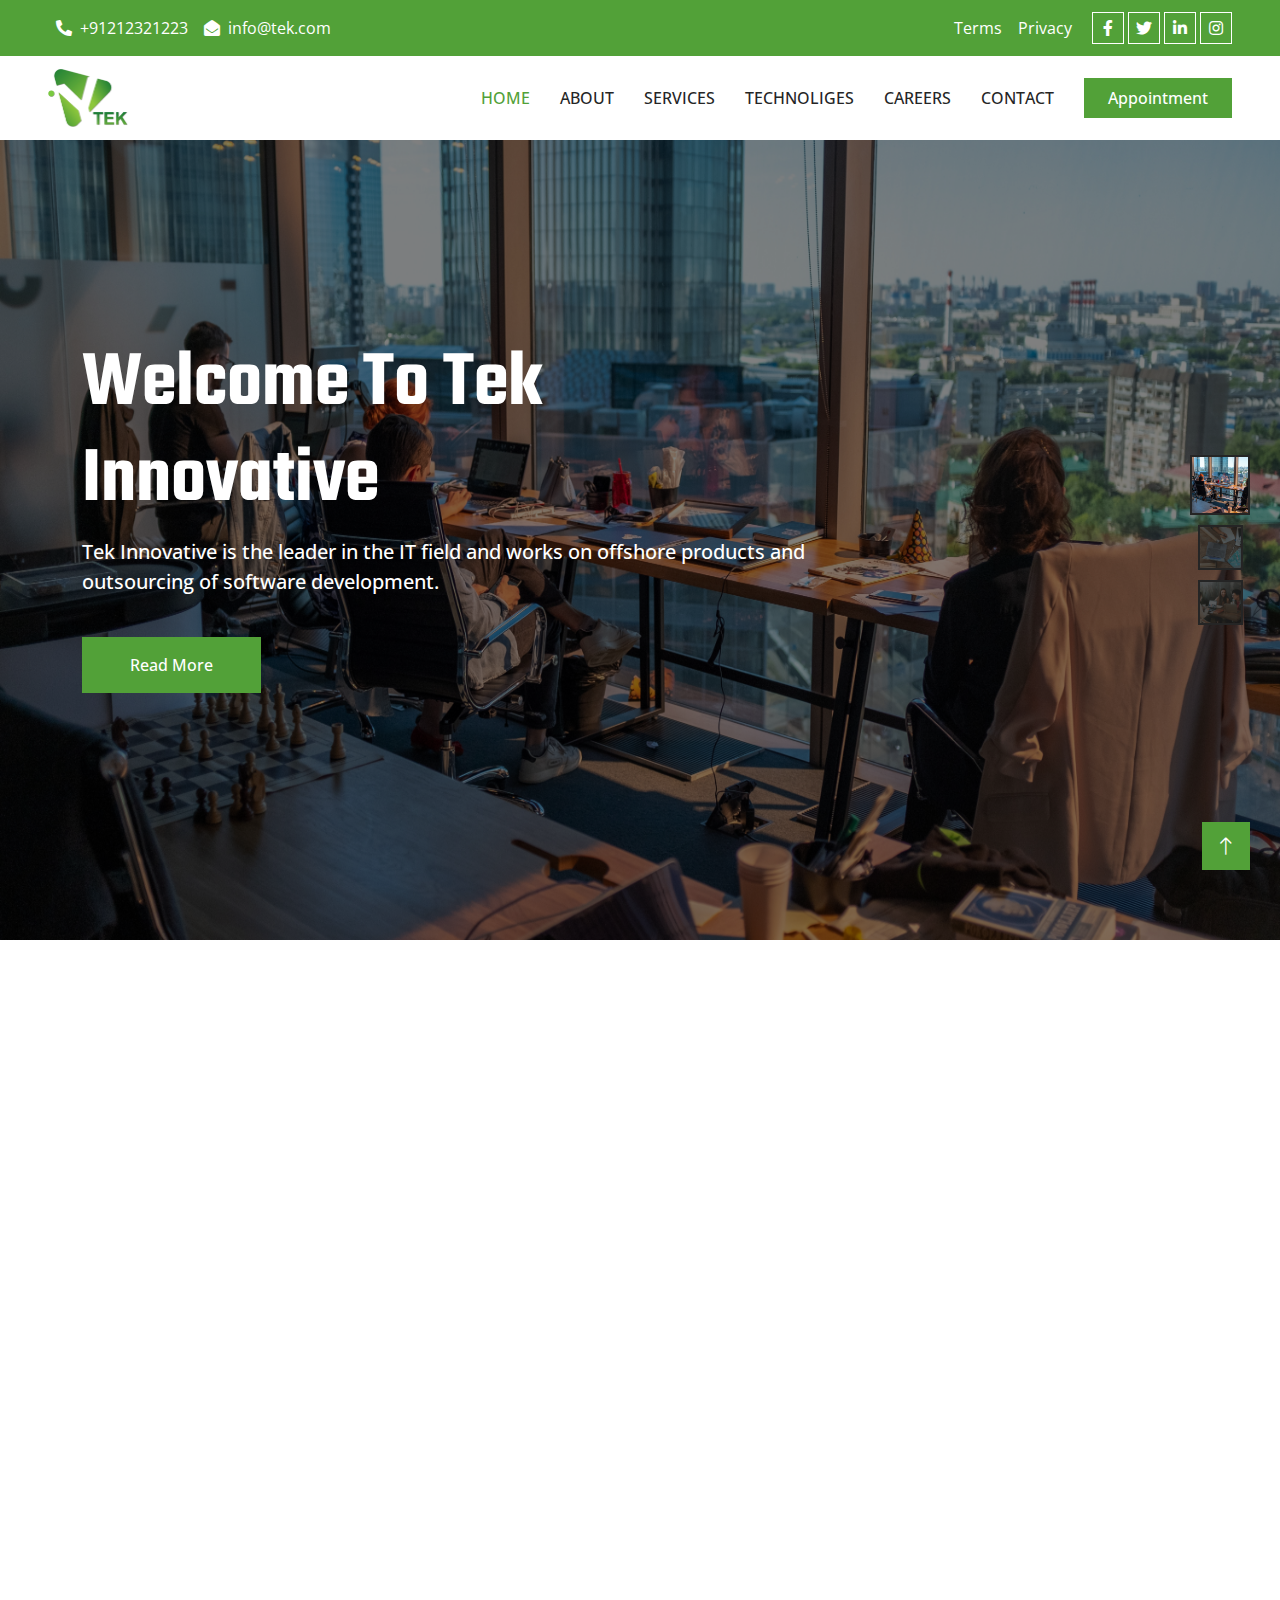
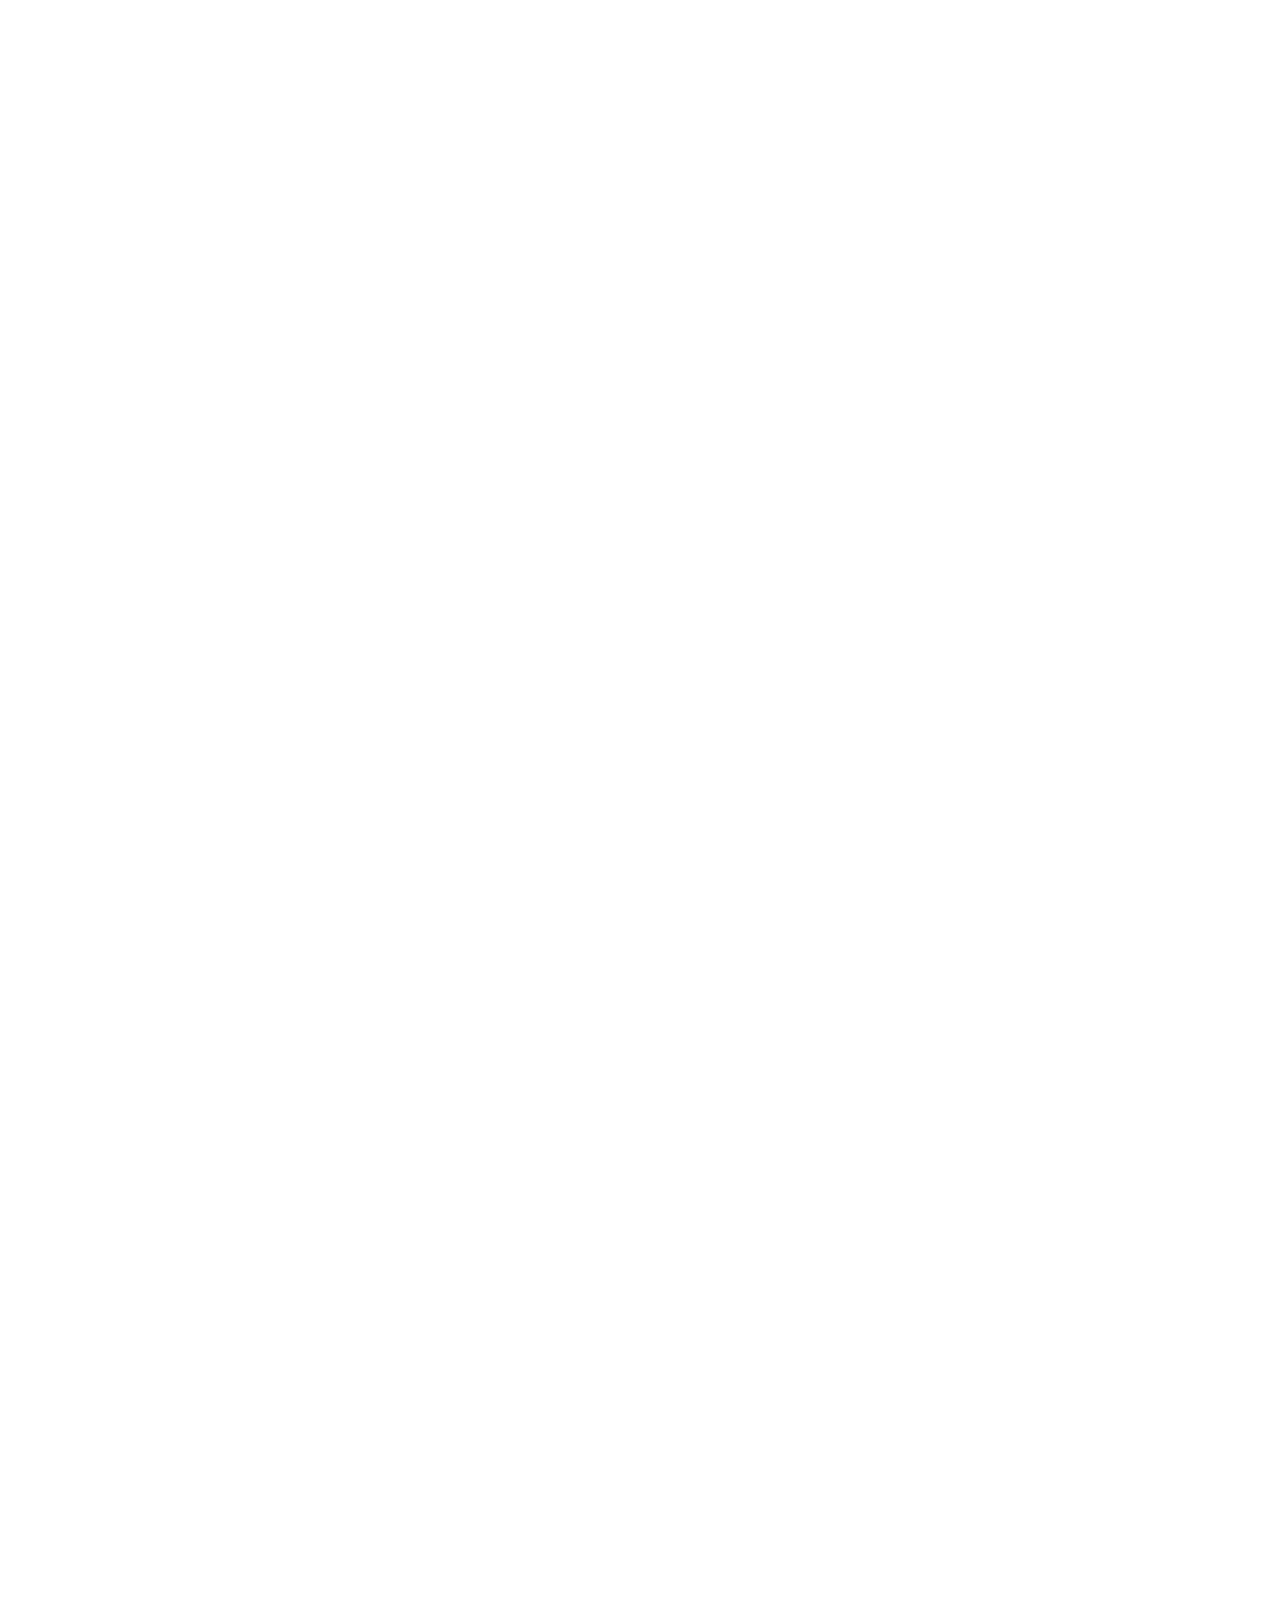
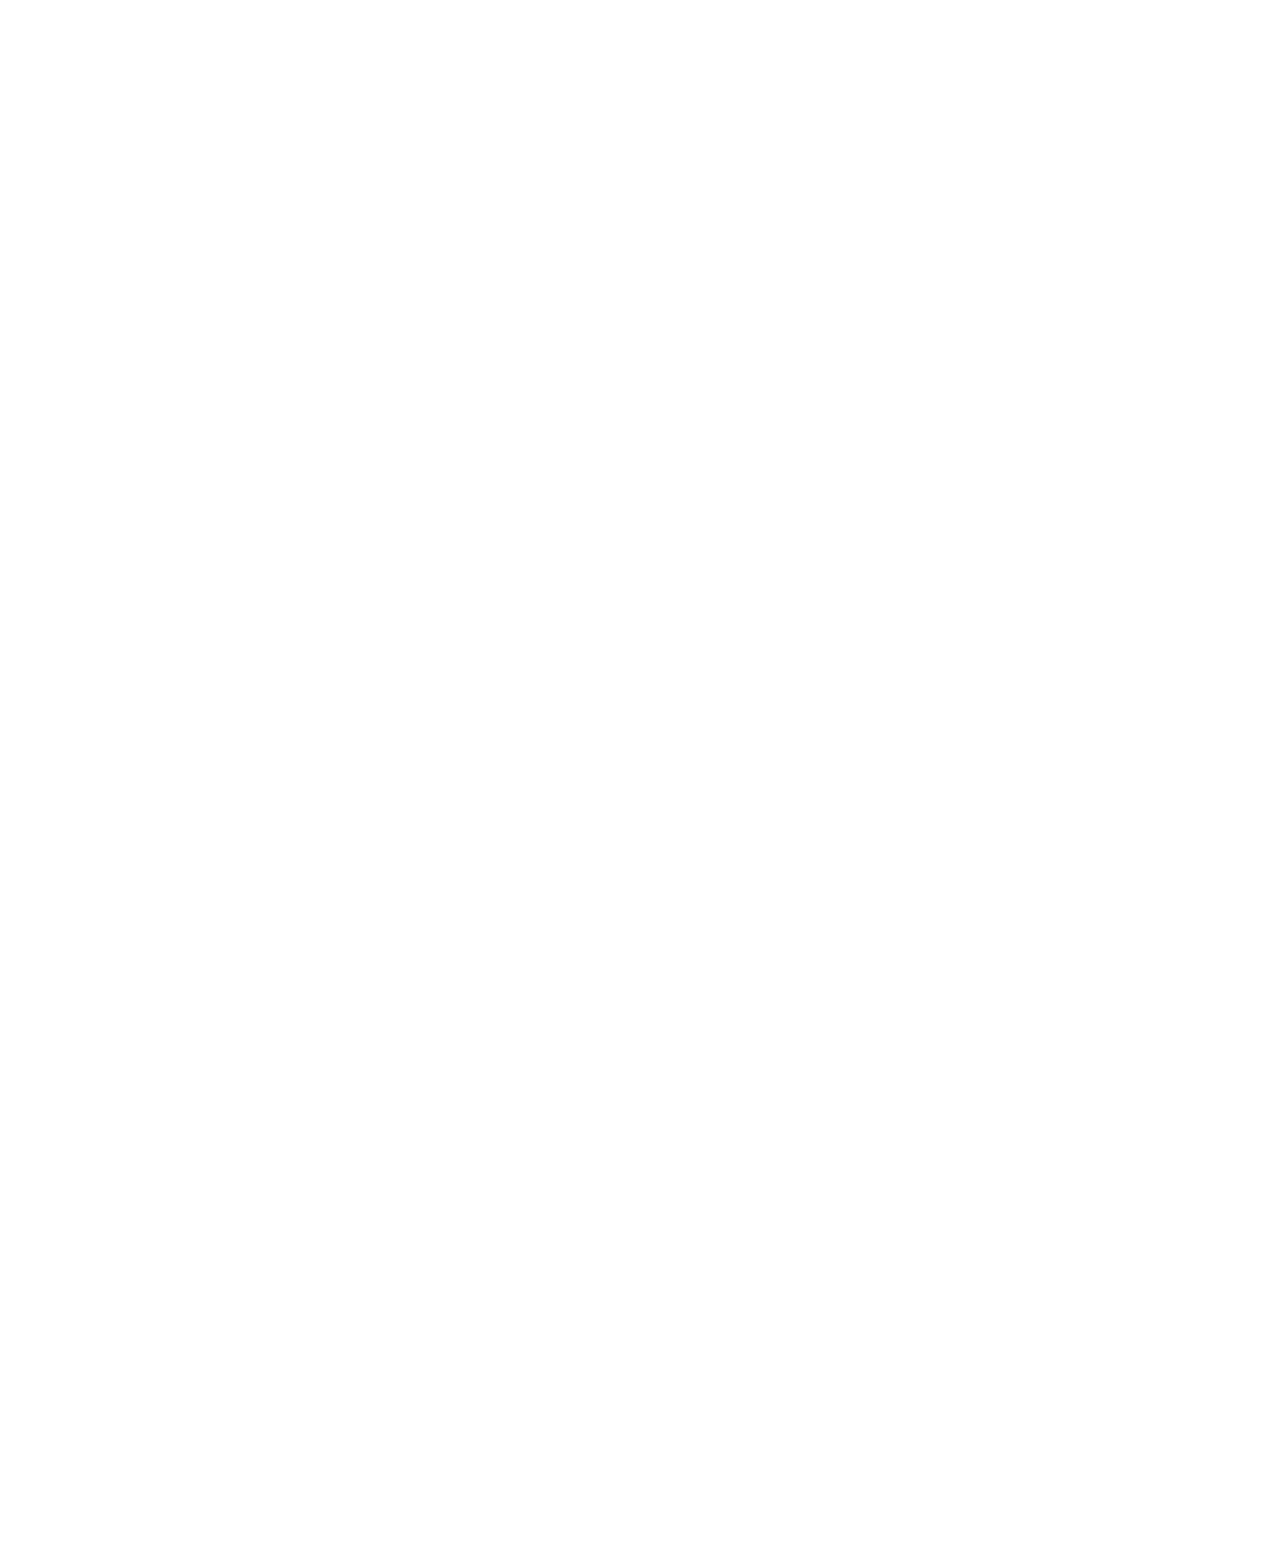
<file: index.html>
<!DOCTYPE html>
<html lang="en">

<head>
    <meta charset="utf-8">
    <title>YTEK</title>
    <meta content="width=device-width, initial-scale=1.0" name="viewport">
    <meta content="" name="keywords">
    <meta content="" name="description">

    <!-- Favicon -->
    <link href="img/favicon.ico" rel="icon">

    <!-- Google Web Fonts -->
    <link rel="preconnect" href="https://fonts.googleapis.com">
    <link rel="preconnect" href="https://fonts.gstatic.com" crossorigin>
    <link href="https://fonts.googleapis.com/css2?family=Open+Sans:wght@400;500;600&family=Teko:wght@400;500;600&display=swap" rel="stylesheet">

    <!-- Icon Font Stylesheet -->
    <link href="https://cdnjs.cloudflare.com/ajax/libs/font-awesome/5.10.0/css/all.min.css" rel="stylesheet">
    <link href="https://cdn.jsdelivr.net/npm/bootstrap-icons@1.4.1/font/bootstrap-icons.css" rel="stylesheet">

    <!-- Libraries Stylesheet -->
    <link href="lib/animate/animate.min.css" rel="stylesheet">
    <link href="lib/owlcarousel/assets/owl.carousel.min.css" rel="stylesheet">
    <link href="lib/tempusdominus/css/tempusdominus-bootstrap-4.min.css" rel="stylesheet" />

    <!-- Customized Bootstrap Stylesheet -->
    <link href="css/bootstrap.min.css" rel="stylesheet">

    <!-- Template Stylesheet -->
    <link href="css/style.css" rel="stylesheet">
</head>

<body>
    <!-- Spinner Start -->
    <div id="spinner" class="show bg-white position-fixed translate-middle w-100 vh-100 top-50 start-50 d-flex align-items-center justify-content-center">
        <div class="spinner-border position-relative text-primary" style="width: 16rem; height: 16rem; color: #52a138 !important;" role="status" ></div>
        <img class="position-absolute top-50 start-50 translate-middle" src="img/fulllogo.png" style="width: 150px;" alt="Icon">
    </div>
    <!-- Spinner End -->


    <!-- Topbar Start -->
    <div class="container-fluid  p-0 wow fadeIn" data-wow-delay="0.1s" style="background-color: #52a138;">
        <div class="row gx-0 d-none d-lg-flex">
            <div class="col-lg-7 px-5 text-start">
                <div class="h-100 d-inline-flex align-items-center py-3 me-3">
                    <a class="text-body px-2" href="tel:+91 123123123" style="color: white !important;"><i class="fa fa-phone-alt text-primary me-2"  style="color: white !important;"></i>+91212321223</a>
                    <a class="text-body px-2" href="mailto:info@tek.com" style="color: white !important;"><i class="fa fa-envelope-open text-primary me-2" style="color: white !important;"></i>info@tek.com</a>
                </div>
            </div>
            <div class="col-lg-5 px-5 text-end">
                <div class="h-100 d-inline-flex align-items-center py-3 me-2">
                    <a class="text-body px-2"  href=""  style="color: white !important;">Terms</a>
                    <a class="text-body px-2" href=""  style="color: white !important;">Privacy</a>
                </div>
                <div class="h-100 d-inline-flex align-items-center">
                    <a class="btn btn-sm-square btn-outline-body me-1" href=""><i class="fab fa-facebook-f"></i></a>
                    <a class="btn btn-sm-square btn-outline-body me-1" href=""><i class="fab fa-twitter"></i></a>
                    <a class="btn btn-sm-square btn-outline-body me-1" href=""><i class="fab fa-linkedin-in"></i></a>
                    <a class="btn btn-sm-square btn-outline-body me-0" href=""><i class="fab fa-instagram"></i></a>
                </div>
            </div>
        </div>
    </div>
    <!-- Topbar End -->


    <!-- Navbar Start -->
    <nav class="navbar navbar-expand-lg bg-white navbar-light sticky-top py-lg-0 px-lg-5 wow fadeIn" data-wow-delay="0.1s">
        <a href="index.html" class="navbar-brand ms-4 ms-lg-0">
            <h1 class="text-primary m-0"><img class="me-3" src="img/half.png" style="width: 80px;" alt="Icon"></h1>
        </a>
        <button type="button" class="navbar-toggler me-4" data-bs-toggle="collapse" data-bs-target="#navbarCollapse">
            <span class="navbar-toggler-icon"></span>
        </button>
        <div class="collapse navbar-collapse" id="navbarCollapse">
            <div class="navbar-nav ms-auto p-4 p-lg-0">
                <a href="index.html" class="nav-item nav-link active">Home</a>
                <a href="about.html" class="nav-item nav-link">About</a>
                <a href="service.html" class="nav-item nav-link">Services</a>
                <a href="technoliges.html" class="nav-item nav-link">Technoliges</a>
                <a href="carees.html" class="nav-item nav-link ">CAREERS</a>

                <!-- <div class="nav-item dropdown">
                    <a href="#" class="nav-link dropdown-toggle" data-bs-toggle="dropdown">Pages</a>
                    <div class="dropdown-menu border-0 m-0">
                        <a href="feature.html" class="dropdown-item">Our Features</a>
                        <a href="project.html" class="dropdown-item">Our Projects</a>
                        <a href="team.html" class="dropdown-item">Team Members</a>
                        <a href="appointment.html" class="dropdown-item">Appointment</a>
                        <a href="testimonial.html" class="dropdown-item">Testimonial</a>
                        <a href="404.html" class="dropdown-item">404 Page</a>
                    </div>
                </div> -->
                <a href="contact.html" class="nav-item nav-link">Contact</a>
            </div>
            <a href="appointment.html" class="btn btn-primary py-2 px-4 d-none d-lg-block" style="background-color: #52a138; border: #52a138;">Appointment</a>
        </div>
    </nav>
    <!-- Navbar End -->


    <!-- Carousel Start -->
    <div class="container-fluid p-0 pb-5 wow fadeIn" data-wow-delay="0.1s">
        <div class="owl-carousel header-carousel position-relative">
            <div class="owl-carousel-item position-relative" data-dot="<img src='img/carousel-123.jpg'>">
                <img class="img-fluid" src="img/carousel-123.jpg" alt="" style="height: 800px;">
                <div class="owl-carousel-inner">
                    <div class="container">
                        <div class="row justify-content-start">
                            <div class="col-10 col-lg-8"  style="margin-top: -50px;">
                                <h1 class="display-1 text-white animated slideInDown">Welcome To Tek Innovative</h1>
                                <p class="fs-5 fw-medium text-white mb-4 pb-3">Tek Innovative is the leader in the IT field and works on offshore products and outsourcing of software development.</p>
                                <a href="" class="btn btn-primary py-3 px-5 animated slideInLeft" style="background-color: #52a138; border: #52a138;">Read More</a>
                            </div>
                        </div>
                    </div>
                </div>
            </div>
            <div class="owl-carousel-item position-relative" data-dot="<img src='img/carousel-22.jpg'>">
                <img class="img-fluid" src="img/carousel-22.jpg" style="height: 800px;" alt="">
                <div class="owl-carousel-inner">
                    <div class="container">
                        <div class="row justify-content-start">
                            <div class="col-10 col-lg-8">
                                <h1 class="display-1 text-white animated slideInDown">App Development & Support</h1>
                                <p class="fs-5 fw-medium text-white mb-4 pb-3">Tek Innovative Application Development Services helps you to solve technology and business problems by consulting, brainstorming, analyzing and building application to cater to your business requirements.</p>
                                <a href="" class="btn btn-primary py-3 px-5 animated slideInLeft" style="background-color: #52a138; border: #52a138;">Read More</a>
                            </div>
                        </div>
                    </div>
                </div>
            </div>
            <div class="owl-carousel-item position-relative" data-dot="<img src='img/carousel-12.jpg'>">
                <img class="img-fluid" src="img/carousel-12.jpg" style="height: 800px;" alt="">
                <div class="owl-carousel-inner">
                    <div class="container">
                        <div class="row justify-content-start">
                            <div class="col-10 col-lg-8">
                                <h1 class="display-1 text-white animated slideInDown">Digital Solutions</h1>
                                <p class="fs-5 fw-medium text-white mb-4 pb-3">IT Departments face a constant influx of new challenges, from acquisition and merging of business units and new regulatory requirements to shorter product lifecycle and increasing competition.</p>
                                <a href="" class="btn btn-primary py-3 px-5 animated slideInLeft" style="background-color: #52a138; border: #52a138;">Read More</a>
                            </div>
                        </div>
                    </div>
                </div>
            </div>
        </div>
    </div>
    <!-- Carousel End -->


    <!-- Facts Start -->
    <div class="container-xxl py-5">
        <div class="container pt-5">
            <div class="text-center mx-auto mb-5 wow fadeInUp" data-wow-delay="0.1s" style="max-width: 600px;">
                <h1 class="section-title" style="margin-bottom: 90px !important;">Our Services</h1>
                <!-- <h1 class="display-5 mb-4">To achieve the full value of your structured content management solution, it must be properly implemented and supported.</h1> -->
            </div>
            <div class="row g-4">
                <div class="col-lg-4 col-md-6 wow fadeInUp" data-wow-delay="0.1s">
                    <div class="fact-item text-center bg-light h-100 p-5 pt-0">
                        <div class="fact-icon">
                            <img src="img/icons/icon-21.png" style="width: 80px;" alt="Icon">
                        </div>
                        <h3 class="mb-3">Process</h3>
                        <p class="mb-0">Infimantra's discovery is a collaborative research process that blends research, exploration, consulting and visual tools</p>
                    </div>
                </div>
                <div class="col-lg-4 col-md-6 wow fadeInUp" data-wow-delay="0.3s">
                    <div class="fact-item text-center bg-light h-100 p-5 pt-0">
                        <div class="fact-icon">
                            <img src="img/icons/icon-23.png"  style="width: 80px;" alt="Icon">
                        </div>
                        <h3 class="mb-3">Product Implementation</h3>
                        <p class="mb-0">Implementing your structured content management system quickly, smoothly and successfully is crucial to reaping its benefits.</p>
                    </div>
                </div>
                <div class="col-lg-4 col-md-6 wow fadeInUp" data-wow-delay="0.5s">
                    <div class="fact-item text-center bg-light h-100 p-5 pt-0">
                        <div class="fact-icon">
                            <img src="img/icons/icon-31.png" style="width: 80px;" alt="Icon">
                        </div>
                        <h3 class="mb-3">Support Services</h3>
                        <p class="mb-0">To maximize the value of your Tek Innovation  product investment, you need timely, expert support whether you're an IT manager.</p>
                    </div>
                </div>
            </div>
            
        </div>
    </div>
    <div class="container-xxl py-5">
        <div class="container pt-5">
            <div class="row g-4">
                <div class="col-lg-4 col-md-6 wow fadeInUp" data-wow-delay="0.1s">
                    <div class="fact-item text-center bg-light h-100 p-5 pt-0">
                        <div class="fact-icon">
                            <img src="img/icons/icon-51.png" style="width: 80px;" alt="Icon">
                        </div>
                        <h3 class="mb-3">Training Programs</h3>
                        <p class="mb-0">Even with applications as easy-to-use as Tek Innovation  products, training is important to help users achieve and maintain</p>
                    </div>
                </div>
                <div class="col-lg-4 col-md-6 wow fadeInUp" data-wow-delay="0.3s">
                    <div class="fact-item text-center bg-light h-100 p-5 pt-0">
                        <div class="fact-icon">
                            <img src="img/icons/icon-61.png" style="width: 80px;" alt="Icon">
                        </div>
                        <h3 class="mb-3">Regulatory Submissions Consulting</h3>
                        <p class="mb-0">Planning product submissions can be a significant and complex undertaking. Tek Innovation it can help, with expert submissions</p>
                    </div>
                </div>
                <div class="col-lg-4 col-md-6 wow fadeInUp" data-wow-delay="0.5s">
                    <div class="fact-item text-center bg-light h-100 p-5 pt-0">
                        <div class="fact-icon">
                            <img src="img/icons/icon-71.png" style="width: 80px;" alt="Icon">
                        </div>
                        <h3 class="mb-3">BPO & KPO</h3>
                        <p class="mb-0">BPO that's shrunken outside a company’s own country is usually known as offshore outsourcing. BPO that's company’s</p>
                    </div>
                </div>
            </div>
            
        </div>
    </div>
    <!-- Facts End -->


    <!-- About Start -->
    <div class="container-xxl py-5">
        <div class="container">
            <div class="row g-5">
                <div class="col-lg-6 wow fadeIn" data-wow-delay="0.1s">
                    <div class="about-img">
                        <img class="img-fluid" src="img/service-41.jpg" alt="">
                        <img class="img-fluid" src="img/service-42.jpg" alt="">
                    </div>
                </div>
                <div class="col-lg-6 wow fadeIn" data-wow-delay="0.5s">
                    <h4 class="section-title">About Us</h4>
                    <h1 class="display-5 mb-4">Tek Innovative works with its customers in all aspects of the IT lifecycle</h1>
                    <p>Tek Innovative is focused entirely on a single goal: to help life sciences companies compete more effectively by managing their Labeling, Disclosure and Documentation more efficiently, while improving compliance.</p>
                    <p class="mb-4">We achieve that goal through a comprehensive suite of products and services that deliver the full value of Structured Content Management (SCM).</p>
                    <div class="d-flex align-items-center mb-5">
                        <div class="d-flex flex-shrink-0 align-items-center justify-content-center border border-5 border-primary" style="width: 120px; height: 120px; border-color: #52a138 !important;">
                            <h1 class="display-1 mb-n2" data-toggle="counter-up">25</h1>
                        </div>
                        <div class="ps-4">
                            <h3>Years</h3>
                            <h3>Working</h3>
                            <h3 class="mb-0">Experience</h3>
                        </div>
                    </div>
                    <!-- <a class="btn btn-primary py-3 px-5" href="">Read More</a> -->
                </div>
            </div>
        </div>
    </div>
    <!-- About End -->


    <!-- Service Start -->
    <div class="container-xxl py-5">
        <div class="container">
            <div class="text-center mx-auto mb-5 wow fadeInUp" data-wow-delay="0.1s" style="max-width: 600px;">
                <h4 class="section-title">Centre of Excellence</h4>
                <!-- <h1 class="display-5 mb-4">We Focused On Modern Architecture And Interior Design</h1> -->
            </div>
            <div class="row g-4">
                <div class="col-lg-4 col-md-6 wow fadeInUp" data-wow-delay="0.1s">
                    <div class="service-item d-flex position-relative text-center h-100">
                        <img class="bg-img" src="img/service-1.jpg" alt="">
                        <div class="service-text p-5">
                            <img class="mb-4" src="img/mobile.png" alt="Icon" style="width: 80px;">
                            <h3 class="mb-3">Mobile Application Development</h3>
                            <p class="mb-4">We offer custom application development services to suit specific requirements of.</p>
                            <!-- <a class="btn" href=""><i class="fa fa-plus text-primary me-3"></i>Read More</a> -->
                        </div>
                    </div>
                </div>
                <div class="col-lg-4 col-md-6 wow fadeInUp" data-wow-delay="0.3s">
                    <div class="service-item d-flex position-relative text-center h-100">
                        <img class="bg-img" src="img/service-2.jpg" alt="">
                        <div class="service-text p-5">
                            <img class="mb-4" src="img/icons/cloud.png" style="width: 80px;" alt="Icon">
                            <h3 class="mb-3">Cloud Computing</h3>
                            <p class="mb-4">Tek Innovative Private Cloud Services provides a flexible computing environment consisting of both virtual and physical.</p>
                            <!-- <a class="btn" href=""><i class="fa fa-plus text-primary me-3"></i>Read More</a> -->
                        </div>
                    </div>
                </div>
                <div class="col-lg-4 col-md-6 wow fadeInUp" data-wow-delay="0.5s">
                    <div class="service-item d-flex position-relative text-center h-100">
                        <img class="bg-img" src="img/service-3.jpg" alt="">
                        <div class="service-text p-5">
                            <img class="mb-4" src="img/icons/outsourcing.png" style="width: 80px;"  alt="Icon">
                            <h3 class="mb-3">Outsourcing</h3>
                            <p class="mb-4">We are engaged in providing high quality, reliable, prompt, cost-effective and client-centric Outsourcing Services to.</p>
                            <!-- <a class="btn" href=""><i class="fa fa-plus text-primary me-3"></i>Read More</a> -->
                        </div>
                    </div>
                </div>
                <div class="col-lg-4 col-md-6 wow fadeInUp" data-wow-delay="0.1s">
                    <div class="service-item d-flex position-relative text-center h-100">
                        <img class="bg-img" src="img/service-4.jpg" alt="">
                        <div class="service-text p-5">
                            <img class="mb-4" src="img/icons/microsoft.png" style="width: 80px;" alt="Icon">
                            <h3 class="mb-3">Microsoft Technology</h3>
                            <p class="mb-4">MWe offer a wide range of Software Services, customized solutions that best meet your requirements.</p>
                            <!-- <a class="btn" href=""><i class="fa fa-plus text-primary me-3"></i>Read More</a> -->
                        </div>
                    </div>
                </div>
                <div class="col-lg-4 col-md-6 wow fadeInUp" data-wow-delay="0.3s">
                    <div class="service-item d-flex position-relative text-center h-100">
                        <img class="bg-img" src="img/service-5.jpg" alt="">
                        <div class="service-text p-5">
                            <img class="mb-4" src="img/icons/business.png" style="width: 80px;" alt="Icon">
                            <h3 class="mb-3">Line of Business Areas</h3>
                            <p class="mb-4">Erat ipsum justo amet duo et elitr dolor, est duo duo eos lorem sed diam stet diam sed stet.</p>
                            <!-- <a class="btn" href=""><i class="fa fa-plus text-primary me-3"></i>Read More</a> -->
                        </div>
                    </div>
                </div>
                <div class="col-lg-4 col-md-6 wow fadeInUp" data-wow-delay="0.5s">
                    <div class="service-item d-flex position-relative text-center h-100">
                        <img class="bg-img" src="img/service-6.jpg" alt="">
                        <div class="service-text p-5"> 
                            <img class="mb-4" src="img/icons/hybrid.png" style="width: 80px;" alt="Icon">
                            <h3 class="mb-3">Hybrid App Development</h3>
                            <p class="mb-4">We offer custom application development services to suit specific requirements</p>
                            <!-- <a class="btn" href=""><i class="fa fa-plus text-primary me-3"></i>Read More</a> -->
                        </div>
                    </div>
                </div>
            </div>
        </div>
    </div>
    <!-- Service End -->


    <!-- Feature Start -->
    <div class="container-xxl py-5">
        <div class="container">
            <div class="row g-5">
                <div class="col-lg-6 wow fadeInUp" data-wow-delay="0.1s">
                    <h4 class="section-title">Why Choose Us!</h4>
                    <h1 class="display-5 mb-4">Why You Should Trust Us? </h1>
                    <p class="mb-4">We make sure that in each and every project we handle that we meet or even exceed expectations set during the planning phase.</p>
                    <div class="row g-4">
                        <div class="col-12">
                            <div class="d-flex align-items-start">
                                <img class="flex-shrink-0" src="img/icons/Methodology.png" style="width: 60px;"  alt="Icon">
                                <div class="ms-4">
                                    <h3 class="mt-3">Proven Service Methodology
                                    </h3>
                                    <!-- <p class="mb-0">Being a specialized solution and service provider for many years now, Capella Systems makes use of a proven service. methodology which is unique and can be customized to meet the needs and demands of different businesses</p> -->
                                </div>
                            </div>
                        </div>
                        <div class="col-12">
                            <div class="d-flex align-items-start">
                                <img class="flex-shrink-0" src="img/icons/Customer.png"  style="width: 60px;" alt="Icon">
                                <div class="ms-4">
                                    <h3 class="mt-3">Customer-Centric Engagement
                                    </h3>
                                    <!-- <p class="mb-0">Erat ipsum justo amet duo et elitr dolor, est duo duo eos lorem sed diam stet diam sed stet.</p> -->
                                </div>
                            </div>
                        </div>
                        <div class="col-12">
                            <div class="d-flex align-items-start">
                                <img class="flex-shrink-0" src="img/icons/Project.png"  style="width: 60px;" alt="Icon">
                                <div class="ms-4">
                                    <h3 class="mt-3">IT Project Management 
                                    </h3>
                                    <!-- <p class="mb-0">Erat ipsum justo amet duo et elitr dolor, est duo duo eos lorem sed diam stet diam sed stet.</p> -->
                                </div>
                            </div>
                        </div>
                        <div class="col-12">
                            <div class="d-flex align-items-start">
                                <img class="flex-shrink-0" src="img/icons/analysis.png"  style="width: 60px;" alt="Icon">
                                <div class="ms-4">
                                    <h3 class="mt-3">Working system analysis. 
													
                                    </h3>
                                    <!-- <p class="mb-0">Erat ipsum justo amet duo et elitr dolor, est duo duo eos lorem sed diam stet diam sed stet.</p> -->
                                </div>
                            </div>
                        </div>
                    </div>
                </div>
                <div class="col-lg-6 wow fadeInUp" data-wow-delay="0.5s">
                    <div class="feature-img">
                        <img class="img-fluid" src="img/about-2.jpg" alt="">
                        <img class="img-fluid" src="img/about-1.jpg" alt="">
                    </div>
                </div>
            </div>
        </div>
    </div>
    <!-- Feature End -->


    <!-- Footer Start -->
    <div class="container-fluid bg-dark text-body footer mt-5 pt-5 px-0 wow fadeIn" data-wow-delay="0.1s">
        <div class="container py-5">
            <div class="row g-5">
                <div class="col-lg-3 col-md-6">
                    <h3 class="text-light mb-4">Address</h3>
                    <p class="mb-2"><i class="fa fa-map-marker-alt text-primary me-3" style="color: white !important;"></i>123 Street, jaipur Rajasthan</p>
                    <p class="mb-2"><i class="fa fa-phone-alt text-primary me-3" style="color: white !important;"></i>+91 123 456 789</p>
                    <p class="mb-2"><i class="fa fa-envelope text-primary me-3" style="color: white !important;"></i>info@tek.com</p>
                    <div class="d-flex pt-2">
                        <a class="btn btn-square btn-outline-body me-1" href=""><i class="fab fa-twitter"></i></a>
                        <a class="btn btn-square btn-outline-body me-1" href=""><i class="fab fa-facebook-f"></i></a>
                        <a class="btn btn-square btn-outline-body me-1" href=""><i class="fab fa-youtube"></i></a>
                        <a class="btn btn-square btn-outline-body me-0" href=""><i class="fab fa-linkedin-in"></i></a>
                    </div>
                </div>
                <div class="col-lg-3 col-md-6">
                    <h3 class="text-light mb-4">Services</h3>
                    <a class="btn btn-link" href="">Consulting Services</a>
                    <a class="btn btn-link" href="">Testing</a>
                    <a class="btn btn-link" href="">EAI Tools</a>
                    <a class="btn btn-link" href="">Delivery Model</a>
                    <a class="btn btn-link" href="">Customized Services</a>
                </div>
                <div class="col-lg-3 col-md-6">
                    <h3 class="text-light mb-4">Quick Links</h3>
                    <a class="btn btn-link" href="">About Us</a>
                    <a class="btn btn-link" href="">Contact Us</a>
                    <a class="btn btn-link" href="">Our Services</a>
                    <a class="btn btn-link" href="">Terms & Condition</a>
                    <a class="btn btn-link" href="">Support</a>
                </div>
                <div class="col-lg-3 col-md-6">
                    <h3 class="text-light mb-4">Newsletter</h3>
                    <p>Dolor amet sit justo amet elitr clita ipsum elitr est.</p>
                    <div class="position-relative mx-auto" style="max-width: 400px;">
                        <input class="form-control bg-transparent w-100 py-3 ps-4 pe-5" type="text" placeholder="Your email">
                        <button type="button" class="btn btn-primary py-2 position-absolute top-0 end-0 mt-2 me-2" style="background-color: #52a138; border: #52a138;">SignUp</button>
                    </div>
                </div>
            </div>
        </div>
        <div class="container-fluid copyright">
            <div class="container">
                <div class="row">
                    <div class="col-md-6 text-center text-md-start mb-3 mb-md-0">
                        &copy; <a href="#">Tek Innovation</a>, All Right Reserved.
                    </div>
                    
                </div>
            </div>
        </div>
    </div>
    <!-- Footer End -->


    <!-- Back to Top -->
    <a href="#" class="btn btn-lg btn-primary btn-lg-square back-to-top" style="background-color: #52a138; border: #52a138;"><i class="bi bi-arrow-up"></i></a>


    <!-- JavaScript Libraries -->
    <script src="https://code.jquery.com/jquery-3.4.1.min.js"></script>
    <script src="https://cdn.jsdelivr.net/npm/bootstrap@5.0.0/dist/js/bootstrap.bundle.min.js"></script>
    <script src="lib/wow/wow.min.js"></script>
    <script src="lib/easing/easing.min.js"></script>
    <script src="lib/waypoints/waypoints.min.js"></script>
    <script src="lib/counterup/counterup.min.js"></script>
    <script src="lib/owlcarousel/owl.carousel.min.js"></script>
    <script src="lib/tempusdominus/js/moment.min.js"></script>
    <script src="lib/tempusdominus/js/moment-timezone.min.js"></script>
    <script src="lib/tempusdominus/js/tempusdominus-bootstrap-4.min.js"></script>

    <!-- Template Javascript -->
    <script src="js/main.js"></script>
</body>

</html>
</file>
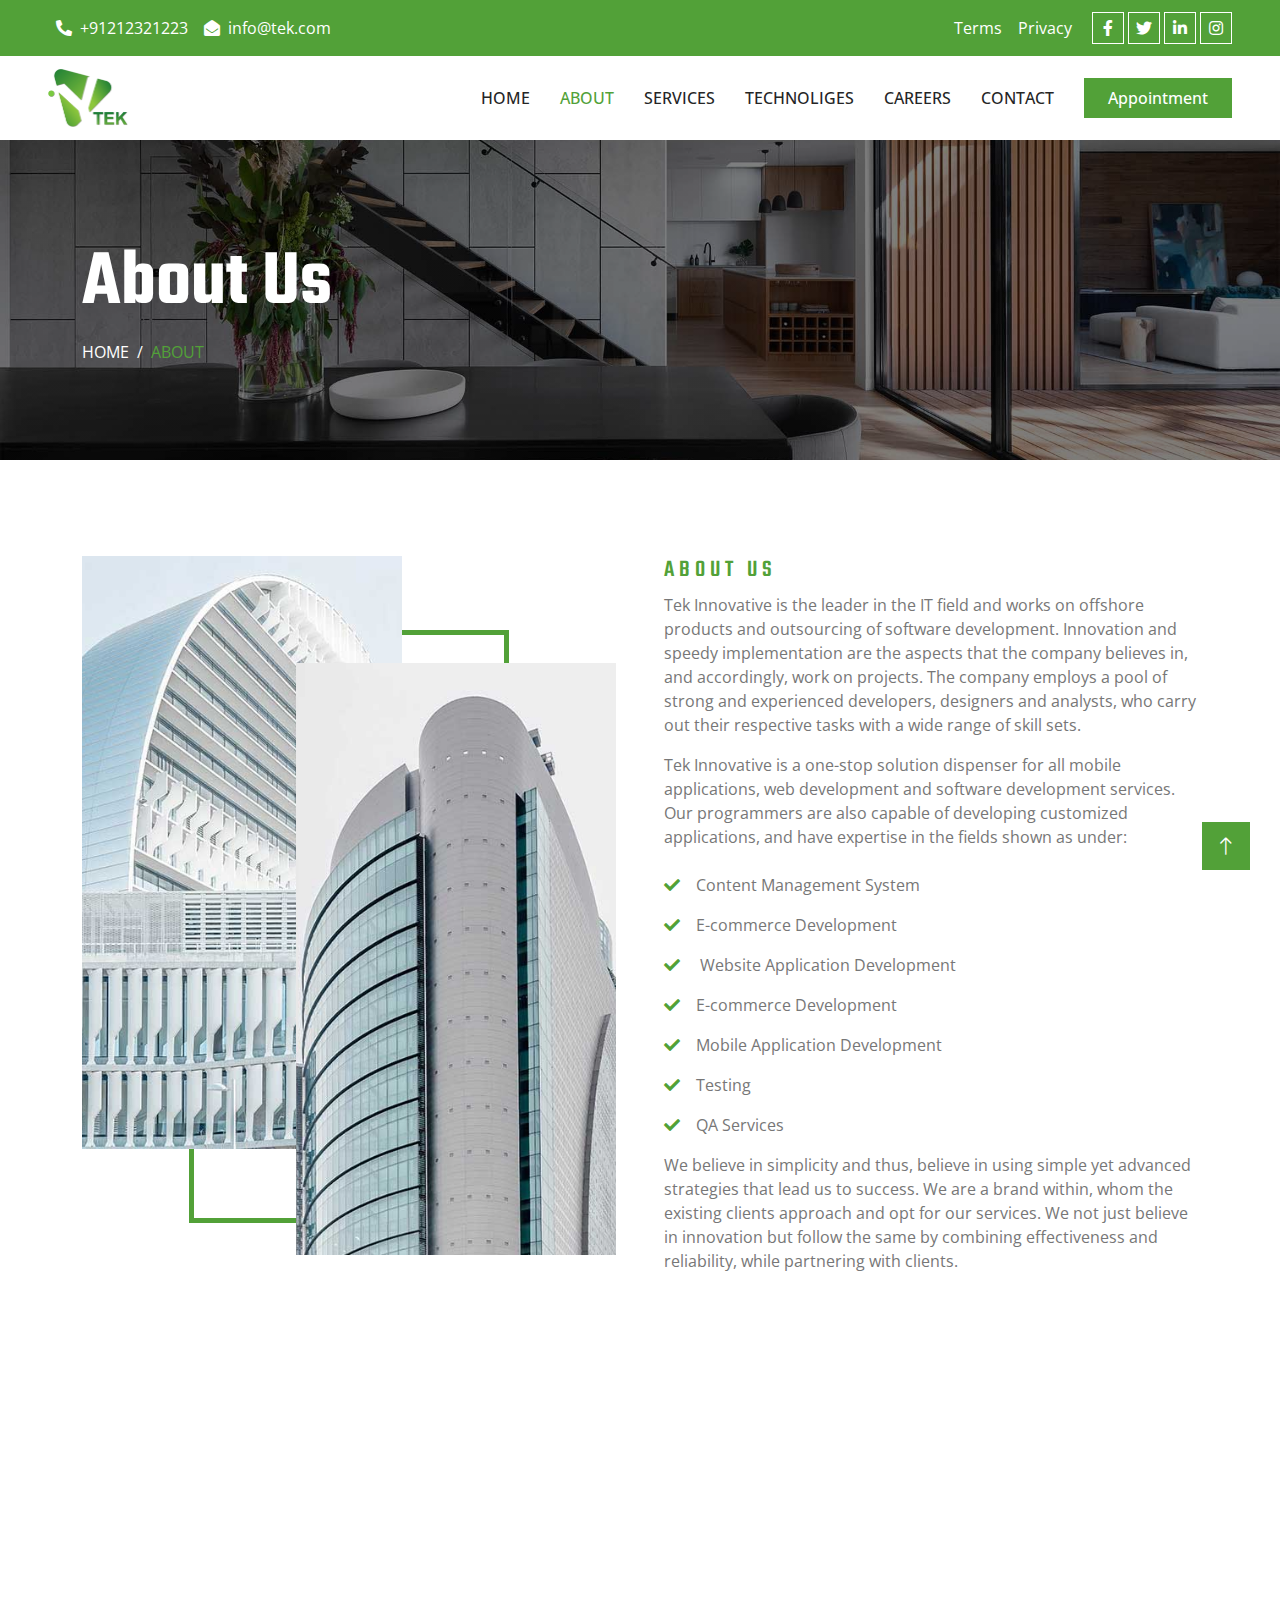
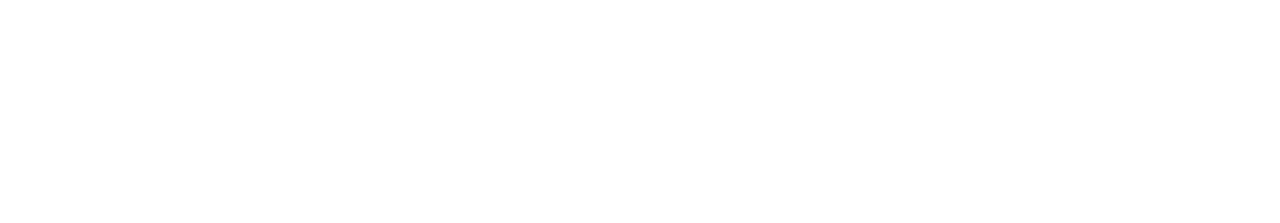
<file: about.html>
<!DOCTYPE html>
<html lang="en">

<head>
    <meta charset="utf-8">
    <title>Tek Innovation </title>
    <meta content="width=device-width, initial-scale=1.0" name="viewport">
    <meta content="" name="keywords">
    <meta content="" name="description">

    <!-- Favicon -->
    <link href="img/favicon.ico" rel="icon">

    <!-- Google Web Fonts -->
    <link rel="preconnect" href="https://fonts.googleapis.com">
    <link rel="preconnect" href="https://fonts.gstatic.com" crossorigin>
    <link href="https://fonts.googleapis.com/css2?family=Open+Sans:wght@400;500;600&family=Teko:wght@400;500;600&display=swap" rel="stylesheet">

    <!-- Icon Font Stylesheet -->
    <link href="https://cdnjs.cloudflare.com/ajax/libs/font-awesome/5.10.0/css/all.min.css" rel="stylesheet">
    <link href="https://cdn.jsdelivr.net/npm/bootstrap-icons@1.4.1/font/bootstrap-icons.css" rel="stylesheet">

    <!-- Libraries Stylesheet -->
    <link href="lib/animate/animate.min.css" rel="stylesheet">
    <link href="lib/owlcarousel/assets/owl.carousel.min.css" rel="stylesheet">
    <link href="lib/tempusdominus/css/tempusdominus-bootstrap-4.min.css" rel="stylesheet" />

    <!-- Customized Bootstrap Stylesheet -->
    <link href="css/bootstrap.min.css" rel="stylesheet">

    <!-- Template Stylesheet -->
    <link href="css/style.css" rel="stylesheet">
</head>

<body>
    <!-- Spinner Start -->
    <div id="spinner" class="show bg-white position-fixed translate-middle w-100 vh-100 top-50 start-50 d-flex align-items-center justify-content-center">
        <div class="spinner-border position-relative text-primary" style="width: 16rem; height: 16rem; color: #52a138 !important;" role="status" ></div>
        <img class="position-absolute top-50 start-50 translate-middle" src="img/fulllogo.png" style="width: 150px;" alt="Icon">
    </div>
    <!-- Spinner End -->


    <!-- Topbar Start -->
    <div class="container-fluid  p-0 wow fadeIn" data-wow-delay="0.1s" style="background-color: #52a138;">
        <div class="row gx-0 d-none d-lg-flex">
            <div class="col-lg-7 px-5 text-start">
                <div class="h-100 d-inline-flex align-items-center py-3 me-3">
                    <a class="text-body px-2" href="tel:+91 123123123" style="color: white !important;"><i class="fa fa-phone-alt text-primary me-2"  style="color: white !important;"></i>+91212321223</a>
                    <a class="text-body px-2" href="mailto:info@tek.com" style="color: white !important;"><i class="fa fa-envelope-open text-primary me-2" style="color: white !important;"></i>info@tek.com</a>
                </div>
            </div>
            <div class="col-lg-5 px-5 text-end">
                <div class="h-100 d-inline-flex align-items-center py-3 me-2">
                    <a class="text-body px-2"  href=""  style="color: white !important;">Terms</a>
                    <a class="text-body px-2" href=""  style="color: white !important;">Privacy</a>
                </div>
                <div class="h-100 d-inline-flex align-items-center">
                    <a class="btn btn-sm-square btn-outline-body me-1" href=""><i class="fab fa-facebook-f"></i></a>
                    <a class="btn btn-sm-square btn-outline-body me-1" href=""><i class="fab fa-twitter"></i></a>
                    <a class="btn btn-sm-square btn-outline-body me-1" href=""><i class="fab fa-linkedin-in"></i></a>
                    <a class="btn btn-sm-square btn-outline-body me-0" href=""><i class="fab fa-instagram"></i></a>
                </div>
            </div>
        </div>
    </div>
    <!-- Topbar End -->


    <!-- Navbar Start -->
    <nav class="navbar navbar-expand-lg bg-white navbar-light sticky-top py-lg-0 px-lg-5 wow fadeIn" data-wow-delay="0.1s">
        <a href="index.html" class="navbar-brand ms-4 ms-lg-0">
            <h1 class="text-primary m-0"><img class="me-3" src="img/half.png" style="width: 80px;" alt="Icon"></h1>
        </a>
        <button type="button" class="navbar-toggler me-4" data-bs-toggle="collapse" data-bs-target="#navbarCollapse">
            <span class="navbar-toggler-icon"></span>
        </button>
        <div class="collapse navbar-collapse" id="navbarCollapse">
            <div class="navbar-nav ms-auto p-4 p-lg-0">
                <a href="index.html" class="nav-item nav-link ">Home</a>
                <a href="about.html" class="nav-item nav-link active">About</a>
                <a href="service.html" class="nav-item nav-link">Services</a>
                <a href="technoliges.html" class="nav-item nav-link">Technoliges</a>
                <a href="carees.html" class="nav-item nav-link">CAREERS</a>

                <!-- <div class="nav-item dropdown">
                    <a href="#" class="nav-link dropdown-toggle" data-bs-toggle="dropdown">Pages</a>
                    <div class="dropdown-menu border-0 m-0">
                        <a href="feature.html" class="dropdown-item">Our Features</a>
                        <a href="project.html" class="dropdown-item">Our Projects</a>
                        <a href="team.html" class="dropdown-item">Team Members</a>
                        <a href="appointment.html" class="dropdown-item">Appointment</a>
                        <a href="testimonial.html" class="dropdown-item">Testimonial</a>
                        <a href="404.html" class="dropdown-item">404 Page</a>
                    </div>
                </div> -->
                <a href="contact.html" class="nav-item nav-link">Contact</a>
            </div>
            <a href="appointment.html" class="btn btn-primary py-2 px-4 d-none d-lg-block" style="background-color: #52a138; border: #52a138;">Appointment</a>
        </div>
    </nav>
    <!-- Navbar End -->


    <!-- Page Header Start -->
    <div class="container-fluid page-header py-5 mb-5 wow fadeIn" data-wow-delay="0.1s">
        <div class="container py-5">
            <h1 class="display-1 text-white animated slideInDown">About Us</h1>
            <nav aria-label="breadcrumb animated slideInDown">
                <ol class="breadcrumb text-uppercase mb-0">
                    <li class="breadcrumb-item"><a class="text-white" href="#">Home</a></li>
                    <!-- <li class="breadcrumb-item"><a class="text-white" href="#">Pages</a></li> -->
                    <li class="breadcrumb-item text-primary active" aria-current="page" style="color: #52a138 !important;">About</li>
                </ol>
            </nav>
        </div>
    </div>
    <!-- Page Header End -->


    <!-- About Start -->
    <div class="container-xxl py-5">
        <div class="container">
            <div class="row g-5">
                <div class="col-lg-6 wow fadeIn" data-wow-delay="0.1s">
                    <div class="about-img">
                        <img class="img-fluid" src="img/about-1.jpg" alt="">
                        <img class="img-fluid" src="img/about-2.jpg" alt="">
                    </div>
                </div>
                <div class="col-lg-6 wow fadeIn" data-wow-delay="0.5s">
                    <h4 class="section-title">About Us</h4>
                    <!-- <h1 class="display-5 mb-4">A Creative Architecture Agency For Your Dream Home</h1> -->
                    <p>Tek Innovative is the leader in the IT field and works on offshore products and outsourcing of software development. Innovation and speedy implementation are the aspects that the company believes in, and accordingly, work on projects. The company employs a pool of strong and experienced developers, designers and analysts, who carry out their respective tasks with a wide range of skill sets.</p>
                    <p class="mb-4">Tek Innovative is a one-stop solution dispenser for all mobile applications, web development and software development services. Our programmers are also capable of developing customized applications, and have expertise in the fields shown as under:</p>
                    <p><i class="fa fa-check text-primary me-3" style="color: #52a138 !important;"></i>Content Management System</p>
                    <p><i class="fa fa-check text-primary me-3" style="color: #52a138 !important;"></i>E-commerce Development</p>
                    <p><i class="fa fa-check text-primary me-3" style="color: #52a138 !important;"></i> Website Application Development</p>
                    <p><i class="fa fa-check text-primary me-3" style="color: #52a138 !important;"></i>E-commerce Development</p>
                    <p><i class="fa fa-check text-primary me-3" style="color: #52a138 !important;"></i>Mobile Application Development</p>
                    <p><i class="fa fa-check text-primary me-3" style="color: #52a138 !important;"></i>Testing</p>
                    <p><i class="fa fa-check text-primary me-3" style="color: #52a138 !important;"></i>QA Services</p>

                    <p class="mb-4">We believe in simplicity and thus, believe in using simple yet advanced strategies that lead us to success. We are a brand within, whom the existing clients approach and opt for our services. We not just believe in innovation but follow the same by combining effectiveness and reliability, while partnering with clients.</p>

                    <!-- <div class="d-flex align-items-center mb-5">
                        <div class="d-flex flex-shrink-0 align-items-center justify-content-center border border-5 border-primary" style="width: 120px; height: 120px;">
                            <h1 class="display-1 mb-n2" data-toggle="counter-up">25</h1>
                        </div>
                        <div class="ps-4">
                            <h3>Years</h3>
                            <h3>Working</h3>
                            <h3 class="mb-0">Experience</h3>
                        </div>
                    </div>
                    <a class="btn btn-primary py-3 px-5" href="">Read More</a> -->
                </div>
            </div>
        </div>
    </div>
    <!-- About End -->


    <!-- Footer Start -->
    <div class="container-fluid bg-dark text-body footer mt-5 pt-5 px-0 wow fadeIn" data-wow-delay="0.1s">
        <div class="container py-5">
            <div class="row g-5">
                <div class="col-lg-3 col-md-6">
                    <h3 class="text-light mb-4">Address</h3>
                    <p class="mb-2"><i class="fa fa-map-marker-alt text-primary me-3" style="color: white !important;"></i>123 Street, jaipur Rajasthan</p>
                    <p class="mb-2"><i class="fa fa-phone-alt text-primary me-3" style="color: white !important;"></i>+91 123 456 789</p>
                    <p class="mb-2"><i class="fa fa-envelope text-primary me-3" style="color: white !important;"></i>info@tek.com</p>
                    <div class="d-flex pt-2">
                        <a class="btn btn-square btn-outline-body me-1" href=""><i class="fab fa-twitter"></i></a>
                        <a class="btn btn-square btn-outline-body me-1" href=""><i class="fab fa-facebook-f"></i></a>
                        <a class="btn btn-square btn-outline-body me-1" href=""><i class="fab fa-youtube"></i></a>
                        <a class="btn btn-square btn-outline-body me-0" href=""><i class="fab fa-linkedin-in"></i></a>
                    </div>
                </div>
                <div class="col-lg-3 col-md-6">
                    <h3 class="text-light mb-4">Services</h3>
                    <a class="btn btn-link" href="">Consulting Services</a>
                    <a class="btn btn-link" href="">Testing</a>
                    <a class="btn btn-link" href="">EAI Tools</a>
                    <a class="btn btn-link" href="">Delivery Model</a>
                    <a class="btn btn-link" href="">Customized Services</a>
                </div>
                <div class="col-lg-3 col-md-6">
                    <h3 class="text-light mb-4">Quick Links</h3>
                    <a class="btn btn-link" href="">About Us</a>
                    <a class="btn btn-link" href="">Contact Us</a>
                    <a class="btn btn-link" href="">Our Services</a>
                    <a class="btn btn-link" href="">Terms & Condition</a>
                    <a class="btn btn-link" href="">Support</a>
                </div>
                <div class="col-lg-3 col-md-6">
                    <h3 class="text-light mb-4">Newsletter</h3>
                    <p>Dolor amet sit justo amet elitr clita ipsum elitr est.</p>
                    <div class="position-relative mx-auto" style="max-width: 400px;">
                        <input class="form-control bg-transparent w-100 py-3 ps-4 pe-5" type="text" placeholder="Your email">
                        <button type="button" class="btn btn-primary py-2 position-absolute top-0 end-0 mt-2 me-2" style="background-color: #52a138; border: #52a138;">SignUp</button>
                    </div>
                </div>
            </div>
        </div>
        <div class="container-fluid copyright">
            <div class="container">
                <div class="row">
                    <div class="col-md-6 text-center text-md-start mb-3 mb-md-0">
                        &copy; <a href="#">Tek Innovation</a>, All Right Reserved.
                    </div>
                    
                </div>
            </div>
        </div>
    </div>
    <!-- Footer End -->


    <!-- Back to Top -->
    <a href="#" class="btn btn-lg btn-primary btn-lg-square back-to-top" style="background-color: #52a138; border: #52a138;"><i class="bi bi-arrow-up"></i></a>


    <!-- JavaScript Libraries -->
    <script src="https://code.jquery.com/jquery-3.4.1.min.js"></script>
    <script src="https://cdn.jsdelivr.net/npm/bootstrap@5.0.0/dist/js/bootstrap.bundle.min.js"></script>
    <script src="lib/wow/wow.min.js"></script>
    <script src="lib/easing/easing.min.js"></script>
    <script src="lib/waypoints/waypoints.min.js"></script>
    <script src="lib/counterup/counterup.min.js"></script>
    <script src="lib/owlcarousel/owl.carousel.min.js"></script>
    <script src="lib/tempusdominus/js/moment.min.js"></script>
    <script src="lib/tempusdominus/js/moment-timezone.min.js"></script>
    <script src="lib/tempusdominus/js/tempusdominus-bootstrap-4.min.js"></script>

    <!-- Template Javascript -->
    <script src="js/main.js"></script>
</body>

</html>
</file>
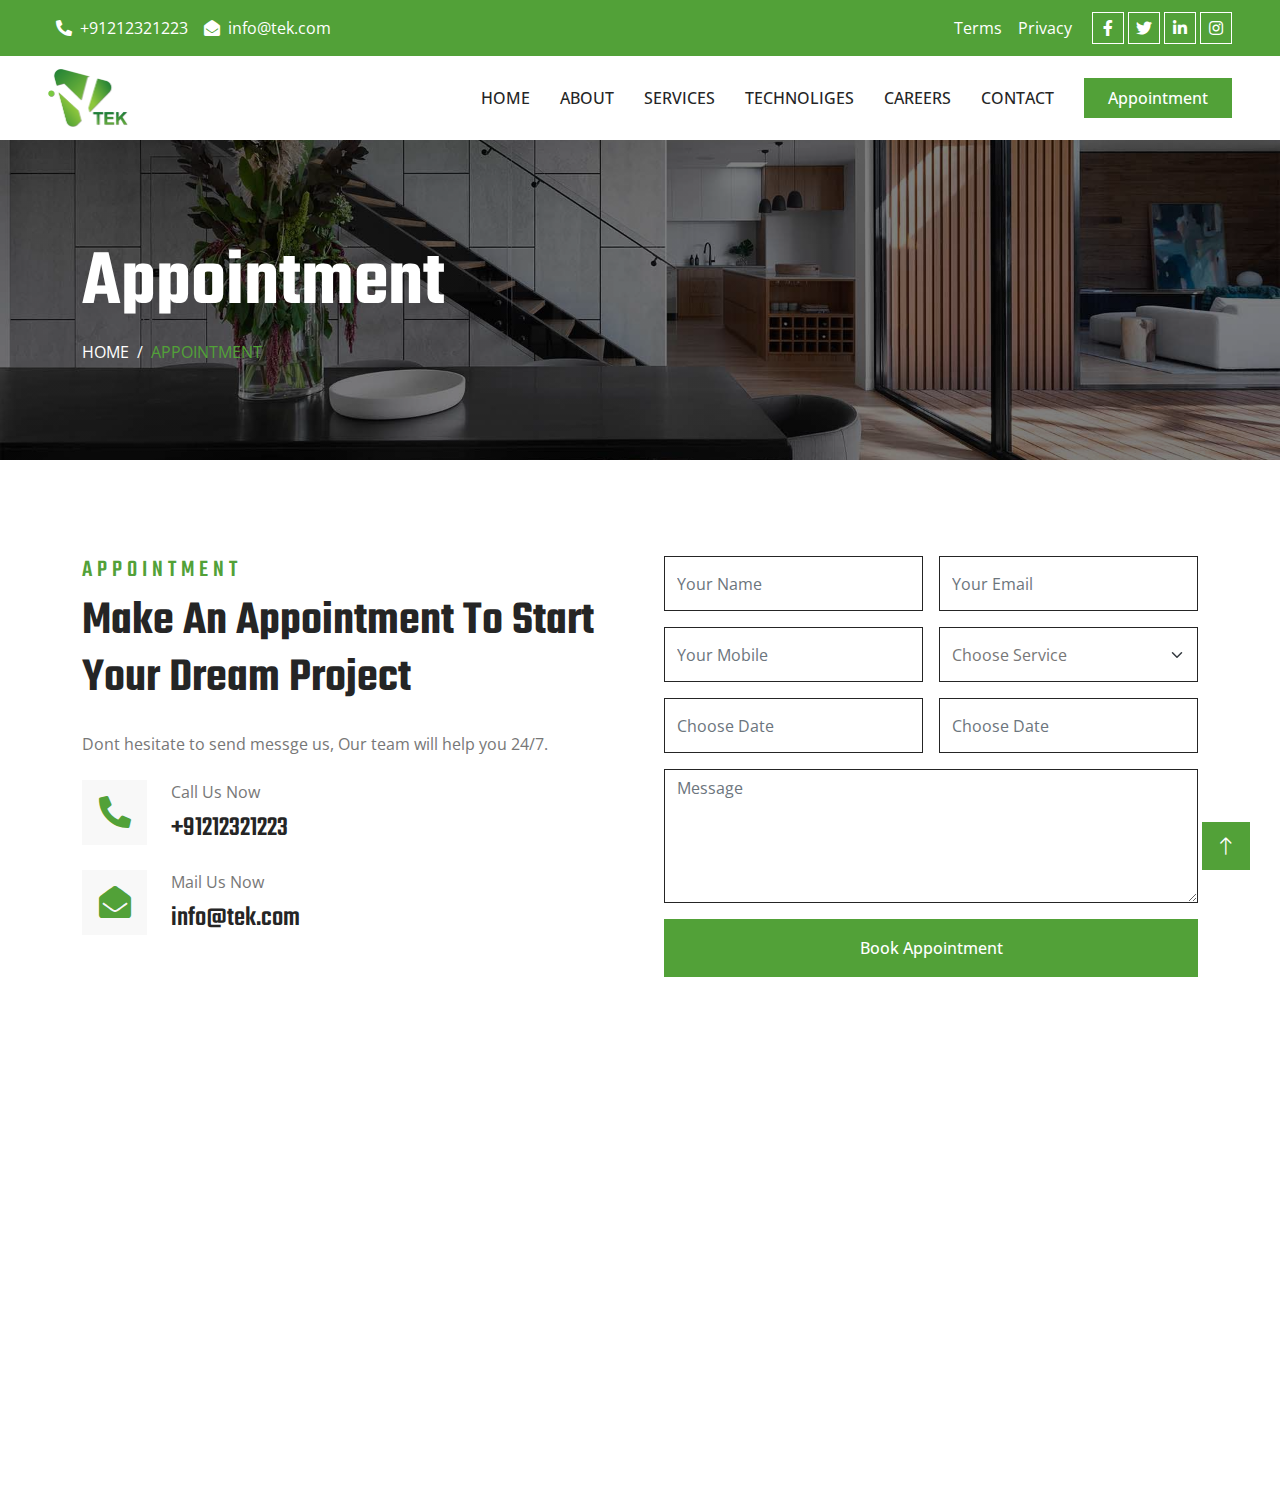
<file: appointment.html>
<!DOCTYPE html>
<html lang="en">

<head>
    <meta charset="utf-8">
    <title>Tek Innovation </title>
    <meta content="width=device-width, initial-scale=1.0" name="viewport">
    <meta content="" name="keywords">
    <meta content="" name="description">

    <!-- Favicon -->
    <link href="img/favicon.ico" rel="icon">

    <!-- Google Web Fonts -->
    <link rel="preconnect" href="https://fonts.googleapis.com">
    <link rel="preconnect" href="https://fonts.gstatic.com" crossorigin>
    <link href="https://fonts.googleapis.com/css2?family=Open+Sans:wght@400;500;600&family=Teko:wght@400;500;600&display=swap" rel="stylesheet">

    <!-- Icon Font Stylesheet -->
    <link href="https://cdnjs.cloudflare.com/ajax/libs/font-awesome/5.10.0/css/all.min.css" rel="stylesheet">
    <link href="https://cdn.jsdelivr.net/npm/bootstrap-icons@1.4.1/font/bootstrap-icons.css" rel="stylesheet">

    <!-- Libraries Stylesheet -->
    <link href="lib/animate/animate.min.css" rel="stylesheet">
    <link href="lib/owlcarousel/assets/owl.carousel.min.css" rel="stylesheet">
    <link href="lib/tempusdominus/css/tempusdominus-bootstrap-4.min.css" rel="stylesheet" />

    <!-- Customized Bootstrap Stylesheet -->
    <link href="css/bootstrap.min.css" rel="stylesheet">

    <!-- Template Stylesheet -->
    <link href="css/style.css" rel="stylesheet">
</head>

<body>
    <!-- Spinner Start -->
    <div id="spinner" class="show bg-white position-fixed translate-middle w-100 vh-100 top-50 start-50 d-flex align-items-center justify-content-center">
        <div class="spinner-border position-relative text-primary" style="width: 16rem; height: 16rem; color: #52a138 !important;" role="status" ></div>
        <img class="position-absolute top-50 start-50 translate-middle" src="img/fulllogo.png" style="width: 150px;" alt="Icon">
    </div>
    <!-- Spinner End -->


    <!-- Topbar Start -->
    <div class="container-fluid  p-0 wow fadeIn" data-wow-delay="0.1s" style="background-color: #52a138;">
        <div class="row gx-0 d-none d-lg-flex">
            <div class="col-lg-7 px-5 text-start">
                <div class="h-100 d-inline-flex align-items-center py-3 me-3">
                    <a class="text-body px-2" href="tel:+91 123123123" style="color: white !important;"><i class="fa fa-phone-alt text-primary me-2"  style="color: white !important;"></i>+91212321223</a>
                    <a class="text-body px-2" href="mailto:info@tek.com" style="color: white !important;"><i class="fa fa-envelope-open text-primary me-2" style="color: white !important;"></i>info@tek.com</a>
                </div>
            </div>
            <div class="col-lg-5 px-5 text-end">
                <div class="h-100 d-inline-flex align-items-center py-3 me-2">
                    <a class="text-body px-2"  href=""  style="color: white !important;">Terms</a>
                    <a class="text-body px-2" href=""  style="color: white !important;">Privacy</a>
                </div>
                <div class="h-100 d-inline-flex align-items-center">
                    <a class="btn btn-sm-square btn-outline-body me-1" href=""><i class="fab fa-facebook-f"></i></a>
                    <a class="btn btn-sm-square btn-outline-body me-1" href=""><i class="fab fa-twitter"></i></a>
                    <a class="btn btn-sm-square btn-outline-body me-1" href=""><i class="fab fa-linkedin-in"></i></a>
                    <a class="btn btn-sm-square btn-outline-body me-0" href=""><i class="fab fa-instagram"></i></a>
                </div>
            </div>
        </div>
    </div>
    <!-- Topbar End -->


    <!-- Navbar Start -->
    <nav class="navbar navbar-expand-lg bg-white navbar-light sticky-top py-lg-0 px-lg-5 wow fadeIn" data-wow-delay="0.1s">
        <a href="index.html" class="navbar-brand ms-4 ms-lg-0">
            <h1 class="text-primary m-0"><img class="me-3" src="img/half.png" style="width: 80px;" alt="Icon"></h1>
        </a>
        <button type="button" class="navbar-toggler me-4" data-bs-toggle="collapse" data-bs-target="#navbarCollapse">
            <span class="navbar-toggler-icon"></span>
        </button>
        <div class="collapse navbar-collapse" id="navbarCollapse">
            <div class="navbar-nav ms-auto p-4 p-lg-0">
                <a href="index.html" class="nav-item nav-link ">Home</a>
                <a href="about.html" class="nav-item nav-link">About</a>
                <a href="service.html" class="nav-item nav-link">Services</a>
                <a href="technoliges.html" class="nav-item nav-link">Technoliges</a>
                <a href="carees.html" class="nav-item nav-link ">CAREERS</a>

                <!-- <div class="nav-item dropdown">
                    <a href="#" class="nav-link dropdown-toggle" data-bs-toggle="dropdown">Pages</a>
                    <div class="dropdown-menu border-0 m-0">
                        <a href="feature.html" class="dropdown-item">Our Features</a>
                        <a href="project.html" class="dropdown-item">Our Projects</a>
                        <a href="team.html" class="dropdown-item">Team Members</a>
                        <a href="appointment.html" class="dropdown-item">Appointment</a>
                        <a href="testimonial.html" class="dropdown-item">Testimonial</a>
                        <a href="404.html" class="dropdown-item">404 Page</a>
                    </div>
                </div> -->
                <a href="contact.html" class="nav-item nav-link">Contact</a>
            </div>
            <a href="appointment.html" class="btn btn-primary py-2 px-4 d-none d-lg-block" style="background-color: #52a138; border: #52a138;">Appointment</a>
        </div>
    </nav>
    <!-- Navbar End -->



    <!-- Page Header Start -->
    <div class="container-fluid page-header py-5 mb-5 wow fadeIn" data-wow-delay="0.1s">
        <div class="container py-5">
            <h1 class="display-1 text-white animated slideInDown">Appointment</h1>
            <nav aria-label="breadcrumb animated slideInDown">
                <ol class="breadcrumb text-uppercase mb-0">
                    <li class="breadcrumb-item"><a class="text-white" href="#">Home</a></li>
                    <!-- <li class="breadcrumb-item"><a class="text-white" href="#">Pages</a></li> -->
                    <li class="breadcrumb-item text-primary active" aria-current="page" style="color: #52a138 !important;">Appointment</li>
                </ol>
            </nav>
        </div>
    </div>
    <!-- Page Header End -->


    <!-- Appointment Start -->
    <div class="container-xxl py-5">
        <div class="container">
            <div class="row g-5">
                <div class="col-lg-6 wow fadeInUp" data-wow-delay="0.1s">
                    <h4 class="section-title">Appointment</h4>
                    <h1 class="display-5 mb-4">Make An Appointment To Start Your Dream Project</h1>
                    <p class="mb-4">Dont hesitate to send messge us, Our team will help you 24/7.</p>
                    <div class="row g-4">
                        <div class="col-12">
                            <div class="d-flex">
                                <div class="d-flex flex-shrink-0 align-items-center justify-content-center bg-light" style="width: 65px; height: 65px;">
                                    <i class="fa fa-2x fa-phone-alt text-primary" style="color: #52a138 !important;"></i>
                                </div>
                                <div class="ms-4">
                                    <p class="mb-2">Call Us Now</p>
                                    <h3 class="mb-0">+91212321223</h3>
                                </div>
                            </div>
                        </div>
                        <div class="col-12">
                            <div class="d-flex">
                                <div class="d-flex flex-shrink-0 align-items-center justify-content-center bg-light" style="width: 65px; height: 65px;">
                                    <i class="fa fa-2x fa-envelope-open text-primary" style="color: #52a138 !important;"></i>
                                </div>
                                <div class="ms-4">
                                    <p class="mb-2">Mail Us Now</p>
                                    <h3 class="mb-0">info@tek.com</h3>
                                </div>
                            </div>
                        </div>
                    </div>
                </div>
                <div class="col-lg-6 wow fadeInUp" data-wow-delay="0.5s">
                    <div class="row g-3">
                        <div class="col-12 col-sm-6">
                            <input type="text" class="form-control" placeholder="Your Name" style="height: 55px;">
                        </div>
                        <div class="col-12 col-sm-6">
                            <input type="email" class="form-control" placeholder="Your Email" style="height: 55px;">
                        </div>
                        <div class="col-12 col-sm-6">
                            <input type="text" class="form-control" placeholder="Your Mobile" style="height: 55px;">
                        </div>
                        <div class="col-12 col-sm-6">
                            <select class="form-select" style="height: 55px;">
                                <option selected>Choose Service</option>
                                <option value="1">Service 1</option>
                                <option value="2">Service 2</option>
                                <option value="3">Service 3</option>
                            </select>
                        </div>
                        <div class="col-12 col-sm-6">
                            <div class="date" id="date" data-target-input="nearest">
                                <input type="text"
                                    class="form-control datetimepicker-input"
                                    placeholder="Choose Date" data-target="#date" data-toggle="datetimepicker" style="height: 55px;">
                            </div>
                        </div>
                        <div class="col-12 col-sm-6">
                            <div class="time" id="time" data-target-input="nearest">
                                <input type="text"
                                    class="form-control datetimepicker-input"
                                    placeholder="Choose Date" data-target="#time" data-toggle="datetimepicker" style="height: 55px;">
                            </div>
                        </div>
                        <div class="col-12">
                            <textarea class="form-control" rows="5" placeholder="Message"></textarea>
                        </div>
                        <div class="col-12">
                            <button class="btn btn-primary w-100 py-3" type="submit" style="background-color: #52a138; border-color: #52a138;">Book Appointment</button>
                        </div>
                    </div>
                </div>
            </div>
        </div>
    </div>
    <!-- Appointment End -->
        

    <div class="container-fluid bg-dark text-body footer mt-5 pt-5 px-0 wow fadeIn" data-wow-delay="0.1s">
        <div class="container py-5">
            <div class="row g-5">
                <div class="col-lg-3 col-md-6">
                    <h3 class="text-light mb-4">Address</h3>
                    <p class="mb-2"><i class="fa fa-map-marker-alt text-primary me-3" style="color: white !important;"></i>123 Street, jaipur Rajasthan</p>
                    <p class="mb-2"><i class="fa fa-phone-alt text-primary me-3" style="color: white !important;"></i>+91 123 456 789</p>
                    <p class="mb-2"><i class="fa fa-envelope text-primary me-3" style="color: white !important;"></i>info@tek.com</p>
                    <div class="d-flex pt-2">
                        <a class="btn btn-square btn-outline-body me-1" href=""><i class="fab fa-twitter"></i></a>
                        <a class="btn btn-square btn-outline-body me-1" href=""><i class="fab fa-facebook-f"></i></a>
                        <a class="btn btn-square btn-outline-body me-1" href=""><i class="fab fa-youtube"></i></a>
                        <a class="btn btn-square btn-outline-body me-0" href=""><i class="fab fa-linkedin-in"></i></a>
                    </div>
                </div>
                <div class="col-lg-3 col-md-6">
                    <h3 class="text-light mb-4">Services</h3>
                    <a class="btn btn-link" href="">Consulting Services</a>
                    <a class="btn btn-link" href="">Testing</a>
                    <a class="btn btn-link" href="">EAI Tools</a>
                    <a class="btn btn-link" href="">Delivery Model</a>
                    <a class="btn btn-link" href="">Customized Services</a>
                </div>
                <div class="col-lg-3 col-md-6">
                    <h3 class="text-light mb-4">Quick Links</h3>
                    <a class="btn btn-link" href="">About Us</a>
                    <a class="btn btn-link" href="">Contact Us</a>
                    <a class="btn btn-link" href="">Our Services</a>
                    <a class="btn btn-link" href="">Terms & Condition</a>
                    <a class="btn btn-link" href="">Support</a>
                </div>
                <div class="col-lg-3 col-md-6">
                    <h3 class="text-light mb-4">Newsletter</h3>
                    <p>Dolor amet sit justo amet elitr clita ipsum elitr est.</p>
                    <div class="position-relative mx-auto" style="max-width: 400px;">
                        <input class="form-control bg-transparent w-100 py-3 ps-4 pe-5" type="text" placeholder="Your email">
                        <button type="button" class="btn btn-primary py-2 position-absolute top-0 end-0 mt-2 me-2" style="background-color: #52a138; border: #52a138;">SignUp</button>
                    </div>
                </div>
            </div>
        </div>
        <div class="container-fluid copyright">
            <div class="container">
                <div class="row">
                    <div class="col-md-6 text-center text-md-start mb-3 mb-md-0">
                        &copy; <a href="#">Tek Innovation</a>, All Right Reserved.
                    </div>
                    
                </div>
            </div>
        </div>
    </div>
    <!-- Footer End -->


    <!-- Back to Top -->
    <a href="#" class="btn btn-lg btn-primary btn-lg-square back-to-top" style="background-color: #52a138; border: #52a138;"><i class="bi bi-arrow-up"></i></a>


    <!-- JavaScript Libraries -->
    <script src="https://code.jquery.com/jquery-3.4.1.min.js"></script>
    <script src="https://cdn.jsdelivr.net/npm/bootstrap@5.0.0/dist/js/bootstrap.bundle.min.js"></script>
    <script src="lib/wow/wow.min.js"></script>
    <script src="lib/easing/easing.min.js"></script>
    <script src="lib/waypoints/waypoints.min.js"></script>
    <script src="lib/counterup/counterup.min.js"></script>
    <script src="lib/owlcarousel/owl.carousel.min.js"></script>
    <script src="lib/tempusdominus/js/moment.min.js"></script>
    <script src="lib/tempusdominus/js/moment-timezone.min.js"></script>
    <script src="lib/tempusdominus/js/tempusdominus-bootstrap-4.min.js"></script>

    <!-- Template Javascript -->
    <script src="js/main.js"></script>
</body>

</html>
</file>
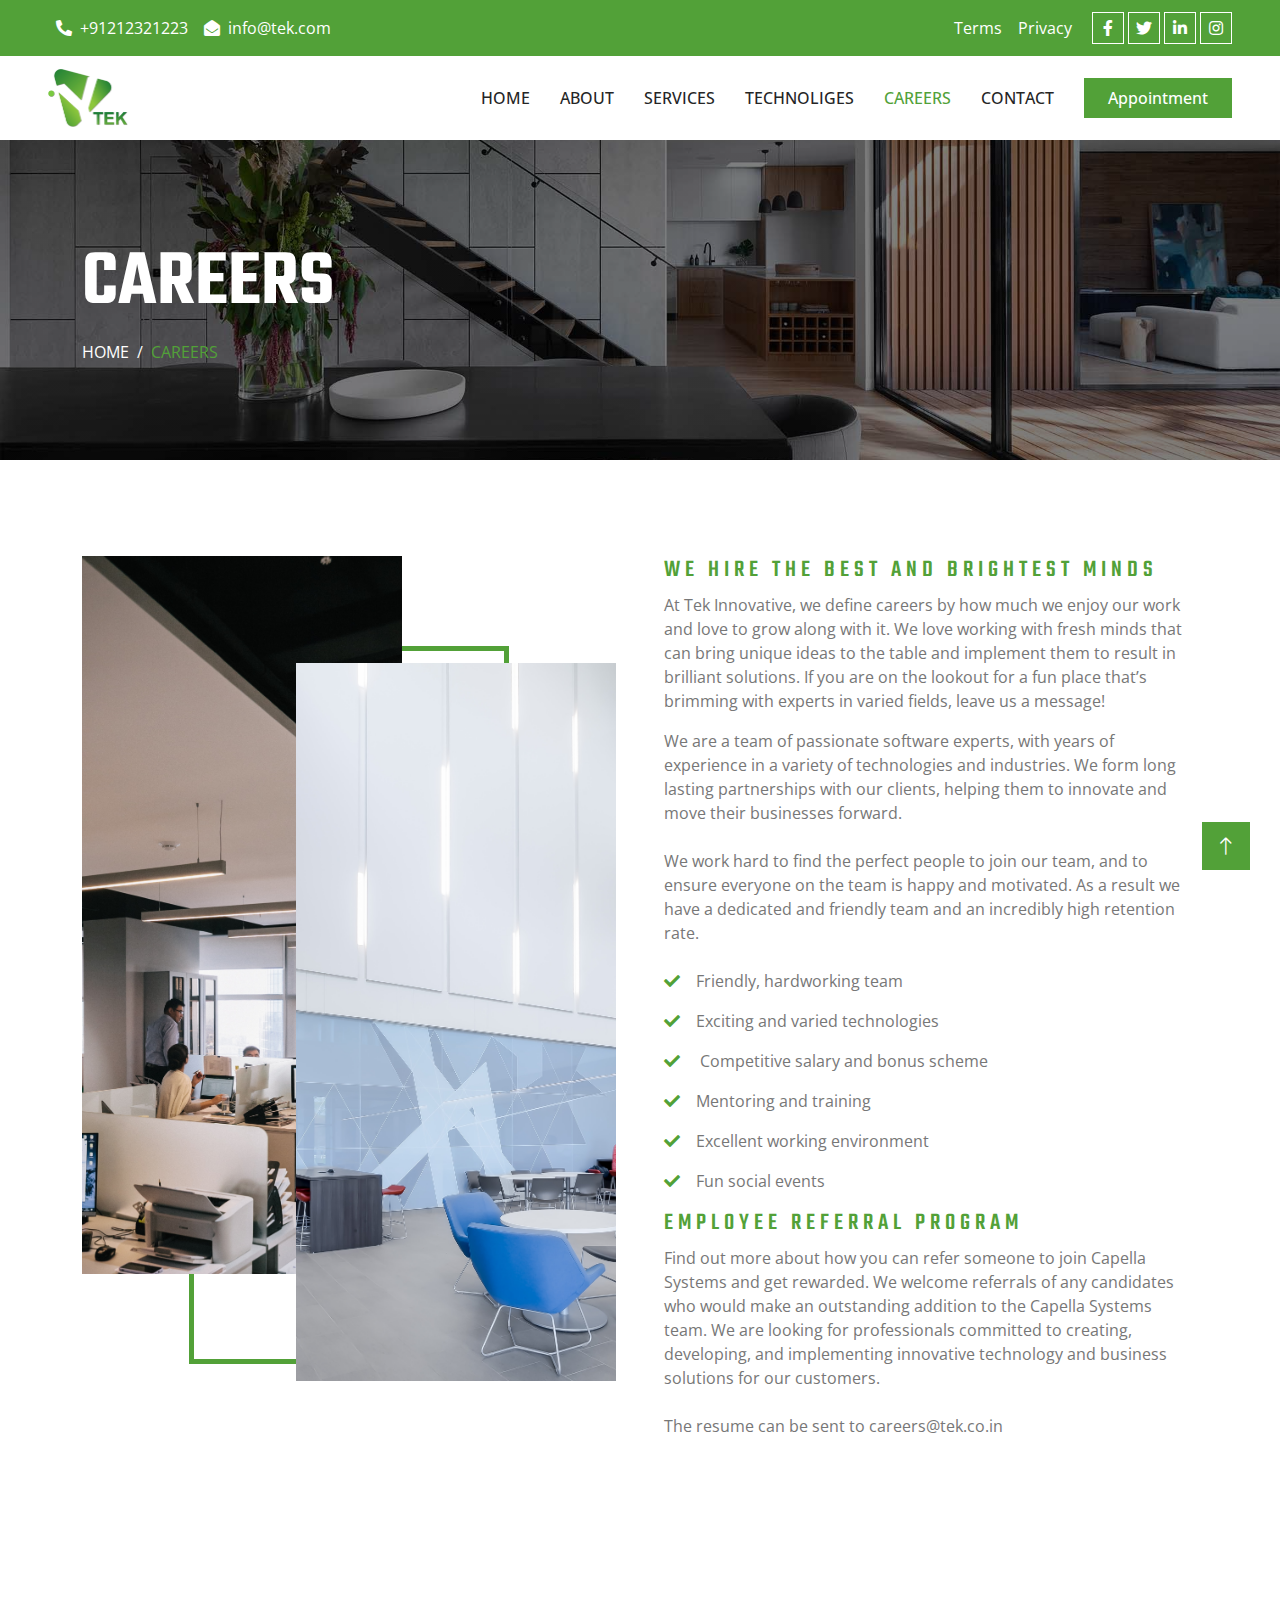
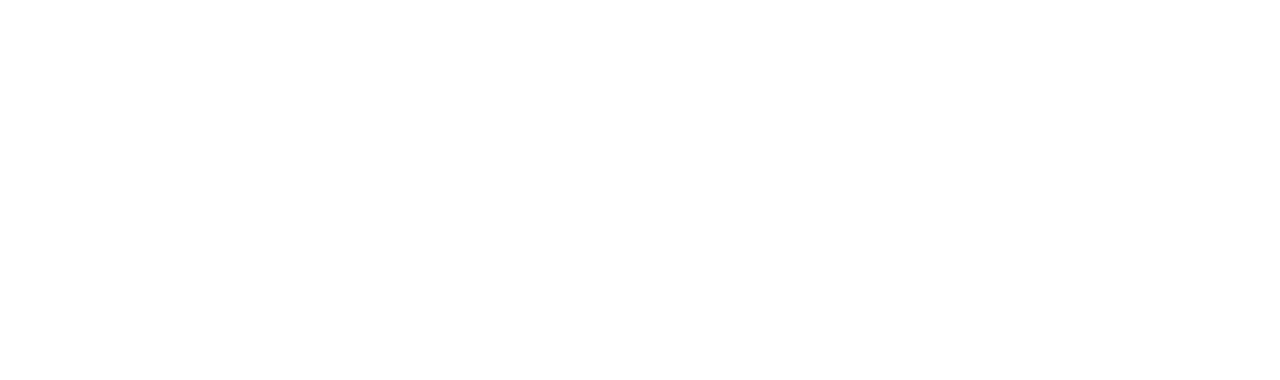
<file: carees.html>
<!DOCTYPE html>
<html lang="en">

<head>
    <meta charset="utf-8">
    <title>Tek Innovation </title>
    <meta content="width=device-width, initial-scale=1.0" name="viewport">
    <meta content="" name="keywords">
    <meta content="" name="description">

    <!-- Favicon -->
    <link href="img/favicon.ico" rel="icon">

    <!-- Google Web Fonts -->
    <link rel="preconnect" href="https://fonts.googleapis.com">
    <link rel="preconnect" href="https://fonts.gstatic.com" crossorigin>
    <link href="https://fonts.googleapis.com/css2?family=Open+Sans:wght@400;500;600&family=Teko:wght@400;500;600&display=swap" rel="stylesheet">

    <!-- Icon Font Stylesheet -->
    <link href="https://cdnjs.cloudflare.com/ajax/libs/font-awesome/5.10.0/css/all.min.css" rel="stylesheet">
    <link href="https://cdn.jsdelivr.net/npm/bootstrap-icons@1.4.1/font/bootstrap-icons.css" rel="stylesheet">

    <!-- Libraries Stylesheet -->
    <link href="lib/animate/animate.min.css" rel="stylesheet">
    <link href="lib/owlcarousel/assets/owl.carousel.min.css" rel="stylesheet">
    <link href="lib/tempusdominus/css/tempusdominus-bootstrap-4.min.css" rel="stylesheet" />

    <!-- Customized Bootstrap Stylesheet -->
    <link href="css/bootstrap.min.css" rel="stylesheet">

    <!-- Template Stylesheet -->
    <link href="css/style.css" rel="stylesheet">
</head>

<body>
    <!-- Spinner Start -->
    <div id="spinner" class="show bg-white position-fixed translate-middle w-100 vh-100 top-50 start-50 d-flex align-items-center justify-content-center">
        <div class="spinner-border position-relative text-primary" style="width: 16rem; height: 16rem; color: #52a138 !important;" role="status" ></div>
        <img class="position-absolute top-50 start-50 translate-middle" src="img/fulllogo.png" style="width: 150px;" alt="Icon">
    </div>
    <!-- Spinner End -->


    <!-- Topbar Start -->
    <div class="container-fluid  p-0 wow fadeIn" data-wow-delay="0.1s" style="background-color: #52a138;">
        <div class="row gx-0 d-none d-lg-flex">
            <div class="col-lg-7 px-5 text-start">
                <div class="h-100 d-inline-flex align-items-center py-3 me-3">
                    <a class="text-body px-2" href="tel:+91 123123123" style="color: white !important;"><i class="fa fa-phone-alt text-primary me-2"  style="color: white !important;"></i>+91212321223</a>
                    <a class="text-body px-2" href="mailto:info@tek.com" style="color: white !important;"><i class="fa fa-envelope-open text-primary me-2" style="color: white !important;"></i>info@tek.com</a>
                </div>
            </div>
            <div class="col-lg-5 px-5 text-end">
                <div class="h-100 d-inline-flex align-items-center py-3 me-2">
                    <a class="text-body px-2"  href=""  style="color: white !important;">Terms</a>
                    <a class="text-body px-2" href=""  style="color: white !important;">Privacy</a>
                </div>
                <div class="h-100 d-inline-flex align-items-center">
                    <a class="btn btn-sm-square btn-outline-body me-1" href=""><i class="fab fa-facebook-f"></i></a>
                    <a class="btn btn-sm-square btn-outline-body me-1" href=""><i class="fab fa-twitter"></i></a>
                    <a class="btn btn-sm-square btn-outline-body me-1" href=""><i class="fab fa-linkedin-in"></i></a>
                    <a class="btn btn-sm-square btn-outline-body me-0" href=""><i class="fab fa-instagram"></i></a>
                </div>
            </div>
        </div>
    </div>
    <!-- Topbar End -->


    <!-- Navbar Start -->
    <nav class="navbar navbar-expand-lg bg-white navbar-light sticky-top py-lg-0 px-lg-5 wow fadeIn" data-wow-delay="0.1s">
        <a href="index.html" class="navbar-brand ms-4 ms-lg-0">
            <h1 class="text-primary m-0"><img class="me-3" src="img/half.png" style="width: 80px;" alt="Icon"></h1>
        </a>
        <button type="button" class="navbar-toggler me-4" data-bs-toggle="collapse" data-bs-target="#navbarCollapse">
            <span class="navbar-toggler-icon"></span>
        </button>
        <div class="collapse navbar-collapse" id="navbarCollapse">
            <div class="navbar-nav ms-auto p-4 p-lg-0">
                <a href="index.html" class="nav-item nav-link ">Home</a>
                <a href="about.html" class="nav-item nav-link ">About</a>
                <a href="service.html" class="nav-item nav-link">Services</a>
                <a href="technoliges.html" class="nav-item nav-link">Technoliges</a>
                <a href="carees.html" class="nav-item nav-link active">CAREERS</a>

                <!-- <div class="nav-item dropdown">
                    <a href="#" class="nav-link dropdown-toggle" data-bs-toggle="dropdown">Pages</a>
                    <div class="dropdown-menu border-0 m-0">
                        <a href="feature.html" class="dropdown-item">Our Features</a>
                        <a href="project.html" class="dropdown-item">Our Projects</a>
                        <a href="team.html" class="dropdown-item">Team Members</a>
                        <a href="appointment.html" class="dropdown-item">Appointment</a>
                        <a href="testimonial.html" class="dropdown-item">Testimonial</a>
                        <a href="404.html" class="dropdown-item">404 Page</a>
                    </div>
                </div> -->
                <a href="contact.html" class="nav-item nav-link">Contact</a>
            </div>
            <a href="appointment.html" class="btn btn-primary py-2 px-4 d-none d-lg-block" style="background-color: #52a138; border: #52a138;">Appointment</a>
        </div>
    </nav>
    <!-- Navbar End -->


    <!-- Page Header Start -->
    <div class="container-fluid page-header py-5 mb-5 wow fadeIn" data-wow-delay="0.1s">
        <div class="container py-5">
            <h1 class="display-1 text-white animated slideInDown">CAREERS</h1>
            <nav aria-label="breadcrumb animated slideInDown">
                <ol class="breadcrumb text-uppercase mb-0">
                    <li class="breadcrumb-item"><a class="text-white" href="#">Home</a></li>
                    <!-- <li class="breadcrumb-item"><a class="text-white" href="#">Pages</a></li> -->
                    <li class="breadcrumb-item text-primary active" aria-current="page" style="color: #52a138 !important;">Careers</li>
                </ol>
            </nav>
        </div>
    </div>
    <!-- Page Header End -->


    <!-- About Start -->
    <div class="container-xxl py-5">
        <div class="container">
            <div class="row g-5">
                <div class="col-lg-6 wow fadeIn" data-wow-delay="0.1s">
                    <div class="about-img">
                        <img class="img-fluid" src="img/service-41.jpg" alt="">
                        <img class="img-fluid" src="img/service-42.jpg" alt="">
                    </div>
                </div>
                <div class="col-lg-6 wow fadeIn" data-wow-delay="0.5s">
                    <h4 class="section-title">We hire the best and brightest minds</h4>
                    <p>At Tek Innovative, we define careers by how much we enjoy our work and love to grow along with it. We love working with fresh minds that can bring unique ideas to the table and implement them to result in brilliant solutions. If you are on the lookout for a fun place that’s brimming with experts in varied fields, leave us a message!</p>
                    <p class="mb-4">We are a team of passionate software experts, with years of experience in a variety of technologies and industries. We form long lasting partnerships with our clients, helping them to innovate and move their businesses forward.</p>
                    <p class="mb-4">We work hard to find the perfect people to join our team, and to ensure everyone on the team is happy and motivated. As a result we have a dedicated and friendly team and an incredibly high retention rate.</p>
                    
                    <!-- <h1 class="display-5 mb-4">A Creative Architecture Agency For Your Dream Home</h1> -->
                   
                    <p><i class="fa fa-check text-primary me-3" style="color: #52a138 !important;"></i>Friendly, hardworking team</p>
                    <p><i class="fa fa-check text-primary me-3" style="color: #52a138 !important;"></i>Exciting and varied technologies</p>
                    <p><i class="fa fa-check text-primary me-3" style="color: #52a138 !important;"></i> Competitive salary and bonus scheme</p>
                    <p><i class="fa fa-check text-primary me-3" style="color: #52a138 !important;"></i>Mentoring and training</p>
                    <p><i class="fa fa-check text-primary me-3" style="color: #52a138 !important;"></i>Excellent working environment</p>
                    <p><i class="fa fa-check text-primary me-3" style="color: #52a138 !important;"></i>Fun social events</p>
                    <!-- <p><i class="fa fa-check text-primary me-3" style="color: #52a138 !important;"></i>QA Services</p> -->
                    <h4 class="section-title mt-3">Employee Referral Program</h4>
                    <p class="mb-4">Find out more about how you can refer someone to join Capella Systems and get rewarded. We welcome referrals of any candidates who would make an outstanding addition to the Capella Systems team. We are looking for professionals committed to creating, developing, and implementing innovative technology and business solutions for our customers.</p>
                    <p class="mb-4"></p>The resume can be sent to careers@tek.co.in</p>

                    <!-- <div class="d-flex align-items-center mb-5">
                        <div class="d-flex flex-shrink-0 align-items-center justify-content-center border border-5 border-primary" style="width: 120px; height: 120px;">
                            <h1 class="display-1 mb-n2" data-toggle="counter-up">25</h1>
                        </div>
                        <div class="ps-4">
                            <h3>Years</h3>
                            <h3>Working</h3>
                            <h3 class="mb-0">Experience</h3>
                        </div>
                    </div>
                    <a class="btn btn-primary py-3 px-5" href="">Read More</a> -->
                </div>
            </div>
        </div>
    </div>
    <!-- About End -->


    <div class="container-fluid bg-dark text-body footer mt-5 pt-5 px-0 wow fadeIn" data-wow-delay="0.1s">
        <div class="container py-5">
            <div class="row g-5">
                <div class="col-lg-3 col-md-6">
                    <h3 class="text-light mb-4">Address</h3>
                    <p class="mb-2"><i class="fa fa-map-marker-alt text-primary me-3" style="color: white !important;"></i>123 Street, jaipur Rajasthan</p>
                    <p class="mb-2"><i class="fa fa-phone-alt text-primary me-3" style="color: white !important;"></i>+91 123 456 789</p>
                    <p class="mb-2"><i class="fa fa-envelope text-primary me-3" style="color: white !important;"></i>info@tek.com</p>
                    <div class="d-flex pt-2">
                        <a class="btn btn-square btn-outline-body me-1" href=""><i class="fab fa-twitter"></i></a>
                        <a class="btn btn-square btn-outline-body me-1" href=""><i class="fab fa-facebook-f"></i></a>
                        <a class="btn btn-square btn-outline-body me-1" href=""><i class="fab fa-youtube"></i></a>
                        <a class="btn btn-square btn-outline-body me-0" href=""><i class="fab fa-linkedin-in"></i></a>
                    </div>
                </div>
                <div class="col-lg-3 col-md-6">
                    <h3 class="text-light mb-4">Services</h3>
                    <a class="btn btn-link" href="">Consulting Services</a>
                    <a class="btn btn-link" href="">Testing</a>
                    <a class="btn btn-link" href="">EAI Tools</a>
                    <a class="btn btn-link" href="">Delivery Model</a>
                    <a class="btn btn-link" href="">Customized Services</a>
                </div>
                <div class="col-lg-3 col-md-6">
                    <h3 class="text-light mb-4">Quick Links</h3>
                    <a class="btn btn-link" href="">About Us</a>
                    <a class="btn btn-link" href="">Contact Us</a>
                    <a class="btn btn-link" href="">Our Services</a>
                    <a class="btn btn-link" href="">Terms & Condition</a>
                    <a class="btn btn-link" href="">Support</a>
                </div>
                <div class="col-lg-3 col-md-6">
                    <h3 class="text-light mb-4">Newsletter</h3>
                    <p>Dolor amet sit justo amet elitr clita ipsum elitr est.</p>
                    <div class="position-relative mx-auto" style="max-width: 400px;">
                        <input class="form-control bg-transparent w-100 py-3 ps-4 pe-5" type="text" placeholder="Your email">
                        <button type="button" class="btn btn-primary py-2 position-absolute top-0 end-0 mt-2 me-2" style="background-color: #52a138; border: #52a138;">SignUp</button>
                    </div>
                </div>
            </div>
        </div>
        <div class="container-fluid copyright">
            <div class="container">
                <div class="row">
                    <div class="col-md-6 text-center text-md-start mb-3 mb-md-0">
                        &copy; <a href="#">Tek Innovation</a>, All Right Reserved.
                    </div>
                    
                </div>
            </div>
        </div>
    </div>
    <!-- Footer End -->


    <!-- Back to Top -->
    <a href="#" class="btn btn-lg btn-primary btn-lg-square back-to-top" style="background-color: #52a138; border: #52a138;"><i class="bi bi-arrow-up"></i></a>



    <!-- JavaScript Libraries -->
    <script src="https://code.jquery.com/jquery-3.4.1.min.js"></script>
    <script src="https://cdn.jsdelivr.net/npm/bootstrap@5.0.0/dist/js/bootstrap.bundle.min.js"></script>
    <script src="lib/wow/wow.min.js"></script>
    <script src="lib/easing/easing.min.js"></script>
    <script src="lib/waypoints/waypoints.min.js"></script>
    <script src="lib/counterup/counterup.min.js"></script>
    <script src="lib/owlcarousel/owl.carousel.min.js"></script>
    <script src="lib/tempusdominus/js/moment.min.js"></script>
    <script src="lib/tempusdominus/js/moment-timezone.min.js"></script>
    <script src="lib/tempusdominus/js/tempusdominus-bootstrap-4.min.js"></script>

    <!-- Template Javascript -->
    <script src="js/main.js"></script>
</body>

</html>
</file>
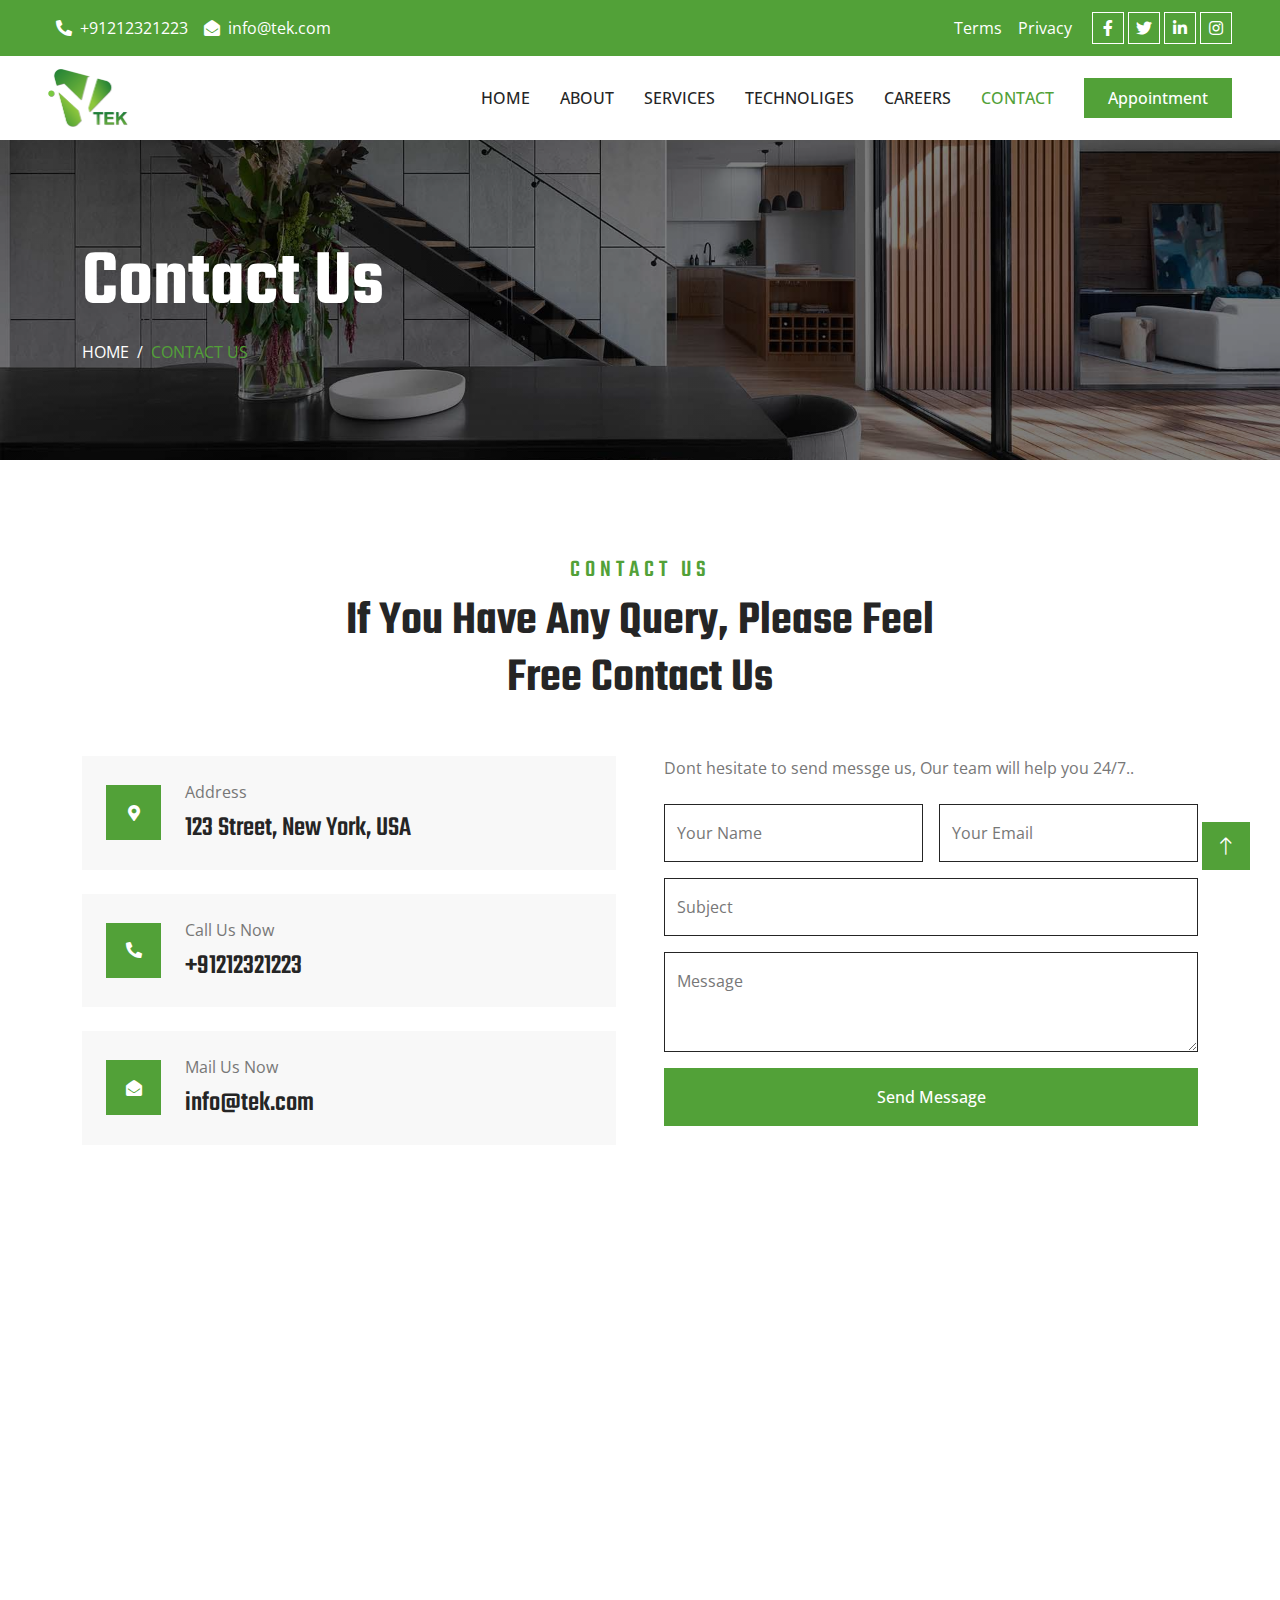
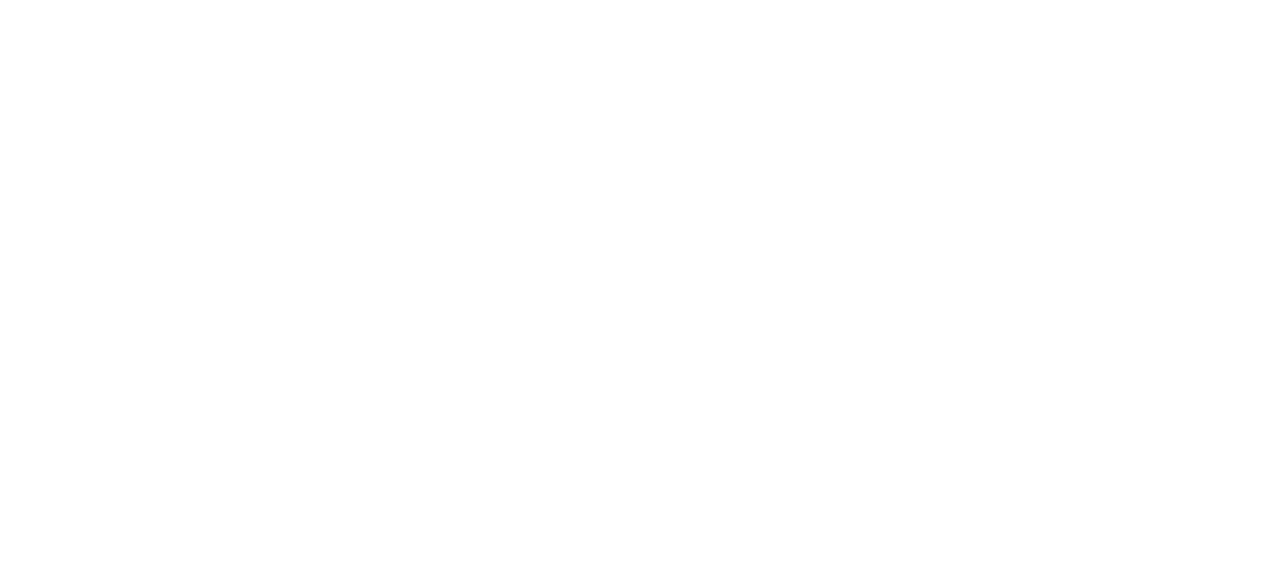
<file: contact.html>
<!DOCTYPE html>
<html lang="en">

<head>
    <meta charset="utf-8">
    <title>Tek Innovation </title>
    <meta content="width=device-width, initial-scale=1.0" name="viewport">
    <meta content="" name="keywords">
    <meta content="" name="description">

    <!-- Favicon -->
    <link href="img/favicon.ico" rel="icon">

    <!-- Google Web Fonts -->
    <link rel="preconnect" href="https://fonts.googleapis.com">
    <link rel="preconnect" href="https://fonts.gstatic.com" crossorigin>
    <link href="https://fonts.googleapis.com/css2?family=Open+Sans:wght@400;500;600&family=Teko:wght@400;500;600&display=swap" rel="stylesheet">

    <!-- Icon Font Stylesheet -->
    <link href="https://cdnjs.cloudflare.com/ajax/libs/font-awesome/5.10.0/css/all.min.css" rel="stylesheet">
    <link href="https://cdn.jsdelivr.net/npm/bootstrap-icons@1.4.1/font/bootstrap-icons.css" rel="stylesheet">

    <!-- Libraries Stylesheet -->
    <link href="lib/animate/animate.min.css" rel="stylesheet">
    <link href="lib/owlcarousel/assets/owl.carousel.min.css" rel="stylesheet">
    <link href="lib/tempusdominus/css/tempusdominus-bootstrap-4.min.css" rel="stylesheet" />

    <!-- Customized Bootstrap Stylesheet -->
    <link href="css/bootstrap.min.css" rel="stylesheet">

    <!-- Template Stylesheet -->
    <link href="css/style.css" rel="stylesheet">
</head>

<body>
    <!-- Spinner Start -->
    <div id="spinner" class="show bg-white position-fixed translate-middle w-100 vh-100 top-50 start-50 d-flex align-items-center justify-content-center">
        <div class="spinner-border position-relative text-primary" style="width: 16rem; height: 16rem; color: #52a138 !important;" role="status" ></div>
        <img class="position-absolute top-50 start-50 translate-middle" src="img/fulllogo.png" style="width: 150px;" alt="Icon">
    </div>
    <!-- Spinner End -->


    <!-- Topbar Start -->
    <div class="container-fluid  p-0 wow fadeIn" data-wow-delay="0.1s" style="background-color: #52a138;">
        <div class="row gx-0 d-none d-lg-flex">
            <div class="col-lg-7 px-5 text-start">
                <div class="h-100 d-inline-flex align-items-center py-3 me-3">
                    <a class="text-body px-2" href="tel:+91 123123123" style="color: white !important;"><i class="fa fa-phone-alt text-primary me-2"  style="color: white !important;"></i>+91212321223</a>
                    <a class="text-body px-2" href="mailto:info@tek.com" style="color: white !important;"><i class="fa fa-envelope-open text-primary me-2" style="color: white !important;"></i>info@tek.com</a>
                </div>
            </div>
            <div class="col-lg-5 px-5 text-end">
                <div class="h-100 d-inline-flex align-items-center py-3 me-2">
                    <a class="text-body px-2"  href=""  style="color: white !important;">Terms</a>
                    <a class="text-body px-2" href=""  style="color: white !important;">Privacy</a>
                </div>
                <div class="h-100 d-inline-flex align-items-center">
                    <a class="btn btn-sm-square btn-outline-body me-1" href=""><i class="fab fa-facebook-f"></i></a>
                    <a class="btn btn-sm-square btn-outline-body me-1" href=""><i class="fab fa-twitter"></i></a>
                    <a class="btn btn-sm-square btn-outline-body me-1" href=""><i class="fab fa-linkedin-in"></i></a>
                    <a class="btn btn-sm-square btn-outline-body me-0" href=""><i class="fab fa-instagram"></i></a>
                </div>
            </div>
        </div>
    </div>
    <!-- Topbar End -->


    <!-- Navbar Start -->
    <nav class="navbar navbar-expand-lg bg-white navbar-light sticky-top py-lg-0 px-lg-5 wow fadeIn" data-wow-delay="0.1s">
        <a href="index.html" class="navbar-brand ms-4 ms-lg-0">
            <h1 class="text-primary m-0"><img class="me-3" src="img/half.png" style="width: 80px;" alt="Icon"></h1>
        </a>
        <button type="button" class="navbar-toggler me-4" data-bs-toggle="collapse" data-bs-target="#navbarCollapse">
            <span class="navbar-toggler-icon"></span>
        </button>
        <div class="collapse navbar-collapse" id="navbarCollapse">
            <div class="navbar-nav ms-auto p-4 p-lg-0">
                <a href="index.html" class="nav-item nav-link">Home</a>
                <a href="about.html" class="nav-item nav-link">About</a>
                <a href="service.html" class="nav-item nav-link">Services</a>
                <a href="technoliges.html" class="nav-item nav-link">Technoliges</a>
                <a href="carees.html" class="nav-item nav-link ">CAREERS</a>

                <!-- <div class="nav-item dropdown">
                    <a href="#" class="nav-link dropdown-toggle" data-bs-toggle="dropdown">Pages</a>
                    <div class="dropdown-menu border-0 m-0">
                        <a href="feature.html" class="dropdown-item">Our Features</a>
                        <a href="project.html" class="dropdown-item">Our Projects</a>
                        <a href="team.html" class="dropdown-item">Team Members</a>
                        <a href="appointment.html" class="dropdown-item">Appointment</a>
                        <a href="testimonial.html" class="dropdown-item">Testimonial</a>
                        <a href="404.html" class="dropdown-item">404 Page</a>
                    </div>
                </div> -->
                <a href="contact.html" class="nav-item nav-link active">Contact</a>
            </div>
            <a href="appointment.html" class="btn btn-primary py-2 px-4 d-none d-lg-block" style="background-color: #52a138; border: #52a138;">Appointment</a>
        </div>
    </nav>
    <!-- Navbar End -->


    <!-- Page Header Start -->
    <div class="container-fluid page-header py-5 mb-5 wow fadeIn" data-wow-delay="0.1s">
        <div class="container py-5">
            <h1 class="display-1 text-white animated slideInDown">Contact Us</h1>
            <nav aria-label="breadcrumb animated slideInDown">
                <ol class="breadcrumb text-uppercase mb-0">
                    <li class="breadcrumb-item"><a class="text-white" href="#">Home</a></li>
                    <!-- <li class="breadcrumb-item"><a class="text-white" href="#">Pages</a></li> -->
                    <li class="breadcrumb-item text-primary active" aria-current="page" style="color: #52a138 !important;">Contact Us</li>
                </ol>
            </nav>
        </div>
    </div>
    <!-- Page Header End -->


    <!-- Contact Start -->
    <div class="container-xxl py-5">
        <div class="container">
            <div class="text-center mx-auto mb-5 wow fadeInUp" data-wow-delay="0.1s" style="max-width: 600px;">
                <h4 class="section-title">Contact Us</h4>
                <h1 class="display-5 mb-4">If You Have Any Query, Please Feel Free Contact Us</h1>
            </div>
            <div class="row g-5">
                <div class="col-lg-6 wow fadeInUp" data-wow-delay="0.1s">
                    <div class="d-flex flex-column justify-content-between h-100">
                        <div class="bg-light d-flex align-items-center w-100 p-4 mb-4">
                            <div class="d-flex flex-shrink-0 align-items-center justify-content-center" style="width: 55px; height: 55px; background-color: #52a138;">
                                <i class="fa fa-map-marker-alt text-primary" style="color: white !important;"></i>
                            </div>
                            <div class="ms-4">
                                <p class="mb-2">Address</p>
                                <h3 class="mb-0">123 Street, New York, USA</h3>
                            </div>
                        </div>
                        <div class="bg-light d-flex align-items-center w-100 p-4 mb-4">
                            <div class="d-flex flex-shrink-0 align-items-center justify-content-center " style="width: 55px; height: 55px; background-color: #52a138;">
                                <i class="fa fa-phone-alt text-primary" style="color: white !important;"></i>
                            </div>
                            <div class="ms-4">
                                <p class="mb-2">Call Us Now</p>
                                <h3 class="mb-0">+91212321223</h3>
                            </div>
                        </div>
                        <div class="bg-light d-flex align-items-center w-100 p-4">
                            <div class="d-flex flex-shrink-0 align-items-center justify-content-center " style="width: 55px; height: 55px; background-color: #52a138;">
                                <i class="fa fa-envelope-open text-primary" style="color: white !important;"></i>
                            </div>
                            <div class="ms-4">
                                <p class="mb-2">Mail Us Now</p>
                                <h3 class="mb-0">info@tek.com</h3>
                            </div>
                        </div>
                    </div>
                </div>
                <div class="col-lg-6 wow fadeInUp" data-wow-delay="0.5s">
                    <p class="mb-4">Dont hesitate to send messge us, Our team will help you 24/7.</a>.</p>
                    <form>
                        <div class="row g-3">
                            <div class="col-md-6">
                                <div class="form-floating">
                                    <input type="text" class="form-control" id="name" placeholder="Your Name">
                                    <label for="name">Your Name</label>
                                </div>
                            </div>
                            <div class="col-md-6">
                                <div class="form-floating">
                                    <input type="email" class="form-control" id="email" placeholder="Your Email">
                                    <label for="email">Your Email</label>
                                </div>
                            </div>
                            <div class="col-12">
                                <div class="form-floating">
                                    <input type="text" class="form-control" id="subject" placeholder="Subject">
                                    <label for="subject">Subject</label>
                                </div>
                            </div>
                            <div class="col-12">
                                <div class="form-floating">
                                    <textarea class="form-control" placeholder="Leave a message here" id="message" style="height: 100px"></textarea>
                                    <label for="message">Message</label>
                                </div>
                            </div>
                            <div class="col-12">
                                <button class="btn btn-primary w-100 py-3" type="submit" style="background-color: #52a138; border-color: #52a138;">Send Message</button>
                            </div>
                        </div>
                    </form>
                </div>
            </div>
        </div>
    </div>
    <!-- Contact End -->


    <!-- Google Map Start -->
    <div class="container-xxl pt-5 px-0 wow fadeIn" data-wow-delay="0.1s">
        <iframe class="w-100 mb-n2" style="height: 450px;"
        src="https://www.google.com/maps/embed?pb=!1m18!1m12!1m3!1d3887.99362592459!2d77.65057371461201!3d12.972259290855417!2m3!1f0!2f0!3f0!3m2!1i1024!2i768!4f13.1!3m3!1m2!1s0x3bae1783724ddbd9%3A0x6107d07566ae352!2sCoderRange!5e0!3m2!1sen!2sin!4v1648714080373!5m2!1sen!2sin"
            frameborder="0" allowfullscreen="" aria-hidden="false" tabindex="0"></iframe>
    </div>
    <!-- Google Map End -->


    <div class="container-fluid bg-dark text-body footer mt-5 pt-5 px-0 wow fadeIn" data-wow-delay="0.1s">
        <div class="container py-5">
            <div class="row g-5">
                <div class="col-lg-3 col-md-6">
                    <h3 class="text-light mb-4">Address</h3>
                    <p class="mb-2"><i class="fa fa-map-marker-alt text-primary me-3" style="color: white !important;"></i>123 Street, jaipur Rajasthan</p>
                    <p class="mb-2"><i class="fa fa-phone-alt text-primary me-3" style="color: white !important;"></i>+91 123 456 789</p>
                    <p class="mb-2"><i class="fa fa-envelope text-primary me-3" style="color: white !important;"></i>info@tek.com</p>
                    <div class="d-flex pt-2">
                        <a class="btn btn-square btn-outline-body me-1" href=""><i class="fab fa-twitter"></i></a>
                        <a class="btn btn-square btn-outline-body me-1" href=""><i class="fab fa-facebook-f"></i></a>
                        <a class="btn btn-square btn-outline-body me-1" href=""><i class="fab fa-youtube"></i></a>
                        <a class="btn btn-square btn-outline-body me-0" href=""><i class="fab fa-linkedin-in"></i></a>
                    </div>
                </div>
                <div class="col-lg-3 col-md-6">
                    <h3 class="text-light mb-4">Services</h3>
                    <a class="btn btn-link" href="">Consulting Services</a>
                    <a class="btn btn-link" href="">Testing</a>
                    <a class="btn btn-link" href="">EAI Tools</a>
                    <a class="btn btn-link" href="">Delivery Model</a>
                    <a class="btn btn-link" href="">Customized Services</a>
                </div>
                <div class="col-lg-3 col-md-6">
                    <h3 class="text-light mb-4">Quick Links</h3>
                    <a class="btn btn-link" href="">About Us</a>
                    <a class="btn btn-link" href="">Contact Us</a>
                    <a class="btn btn-link" href="">Our Services</a>
                    <a class="btn btn-link" href="">Terms & Condition</a>
                    <a class="btn btn-link" href="">Support</a>
                </div>
                <div class="col-lg-3 col-md-6">
                    <h3 class="text-light mb-4">Newsletter</h3>
                    <p>Dolor amet sit justo amet elitr clita ipsum elitr est.</p>
                    <div class="position-relative mx-auto" style="max-width: 400px;">
                        <input class="form-control bg-transparent w-100 py-3 ps-4 pe-5" type="text" placeholder="Your email">
                        <button type="button" class="btn btn-primary py-2 position-absolute top-0 end-0 mt-2 me-2" style="background-color: #52a138; border: #52a138;">SignUp</button>
                    </div>
                </div>
            </div>
        </div>
        <div class="container-fluid copyright">
            <div class="container">
                <div class="row">
                    <div class="col-md-6 text-center text-md-start mb-3 mb-md-0">
                        &copy; <a href="#">Tek Innovation</a>, All Right Reserved.
                    </div>
                    
                </div>
            </div>
        </div>
    </div>
    <!-- Footer End -->


    <!-- Back to Top -->
    <a href="#" class="btn btn-lg btn-primary btn-lg-square back-to-top" style="background-color: #52a138; border: #52a138;"><i class="bi bi-arrow-up"></i></a>


    <!-- JavaScript Libraries -->
    <script src="https://code.jquery.com/jquery-3.4.1.min.js"></script>
    <script src="https://cdn.jsdelivr.net/npm/bootstrap@5.0.0/dist/js/bootstrap.bundle.min.js"></script>
    <script src="lib/wow/wow.min.js"></script>
    <script src="lib/easing/easing.min.js"></script>
    <script src="lib/waypoints/waypoints.min.js"></script>
    <script src="lib/counterup/counterup.min.js"></script>
    <script src="lib/owlcarousel/owl.carousel.min.js"></script>
    <script src="lib/tempusdominus/js/moment.min.js"></script>
    <script src="lib/tempusdominus/js/moment-timezone.min.js"></script>
    <script src="lib/tempusdominus/js/tempusdominus-bootstrap-4.min.js"></script>

    <!-- Template Javascript -->
    <script src="js/main.js"></script>
</body>

</html>
</file>
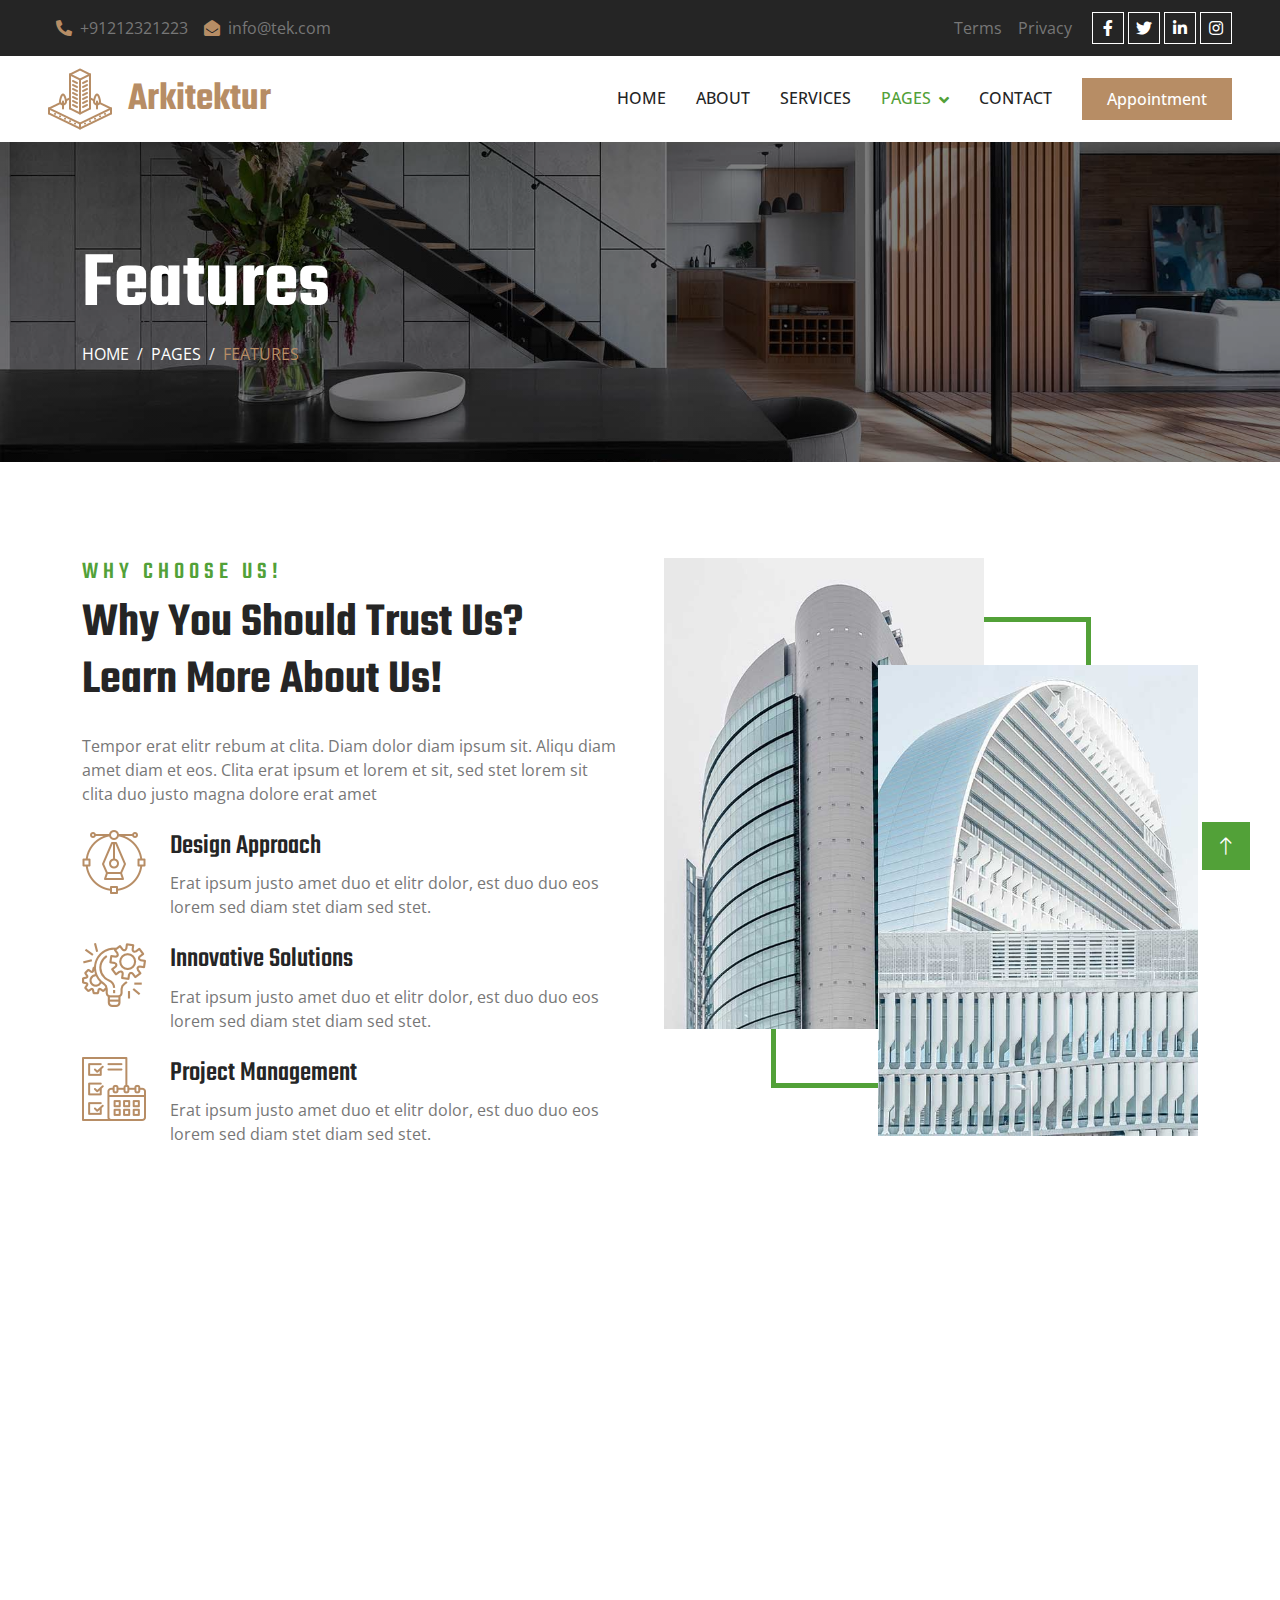
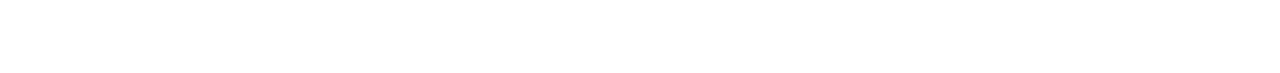
<file: feature.html>
<!DOCTYPE html>
<html lang="en">

<head>
    <meta charset="utf-8">
    <title>Tek Innovation </title>
    <meta content="width=device-width, initial-scale=1.0" name="viewport">
    <meta content="" name="keywords">
    <meta content="" name="description">

    <!-- Favicon -->
    <link href="img/favicon.ico" rel="icon">

    <!-- Google Web Fonts -->
    <link rel="preconnect" href="https://fonts.googleapis.com">
    <link rel="preconnect" href="https://fonts.gstatic.com" crossorigin>
    <link href="https://fonts.googleapis.com/css2?family=Open+Sans:wght@400;500;600&family=Teko:wght@400;500;600&display=swap" rel="stylesheet">

    <!-- Icon Font Stylesheet -->
    <link href="https://cdnjs.cloudflare.com/ajax/libs/font-awesome/5.10.0/css/all.min.css" rel="stylesheet">
    <link href="https://cdn.jsdelivr.net/npm/bootstrap-icons@1.4.1/font/bootstrap-icons.css" rel="stylesheet">

    <!-- Libraries Stylesheet -->
    <link href="lib/animate/animate.min.css" rel="stylesheet">
    <link href="lib/owlcarousel/assets/owl.carousel.min.css" rel="stylesheet">
    <link href="lib/tempusdominus/css/tempusdominus-bootstrap-4.min.css" rel="stylesheet" />

    <!-- Customized Bootstrap Stylesheet -->
    <link href="css/bootstrap.min.css" rel="stylesheet">

    <!-- Template Stylesheet -->
    <link href="css/style.css" rel="stylesheet">
</head>

<body>
    <!-- Spinner Start -->
    <div id="spinner" class="show bg-white position-fixed translate-middle w-100 vh-100 top-50 start-50 d-flex align-items-center justify-content-center">
        <div class="spinner-border position-relative text-primary" style="width: 16rem; height: 16rem; color: #52a138 !important;" role="status" ></div>
        <img class="position-absolute top-50 start-50 translate-middle" src="img/fulllogo.png" style="width: 150px;" alt="Icon">
    </div>
    <!-- Spinner End -->


    <!-- Topbar Start -->
    <div class="container-fluid bg-dark p-0 wow fadeIn" data-wow-delay="0.1s">
        <div class="row gx-0 d-none d-lg-flex">
            <div class="col-lg-7 px-5 text-start">
                <div class="h-100 d-inline-flex align-items-center py-3 me-3">
                    <a class="text-body px-2" href="tel:+91 123123123"><i class="fa fa-phone-alt text-primary me-2"></i>+91212321223</a>
                    <a class="text-body px-2" href="mailto:info@tek.com"><i class="fa fa-envelope-open text-primary me-2"></i>info@tek.com</a>
                </div>
            </div>
            <div class="col-lg-5 px-5 text-end">
                <div class="h-100 d-inline-flex align-items-center py-3 me-2">
                    <a class="text-body px-2" href="">Terms</a>
                    <a class="text-body px-2" href="">Privacy</a>
                </div>
                <div class="h-100 d-inline-flex align-items-center">
                    <a class="btn btn-sm-square btn-outline-body me-1" href=""><i class="fab fa-facebook-f"></i></a>
                    <a class="btn btn-sm-square btn-outline-body me-1" href=""><i class="fab fa-twitter"></i></a>
                    <a class="btn btn-sm-square btn-outline-body me-1" href=""><i class="fab fa-linkedin-in"></i></a>
                    <a class="btn btn-sm-square btn-outline-body me-0" href=""><i class="fab fa-instagram"></i></a>
                </div>
            </div>
        </div>
    </div>
    <!-- Topbar End -->


    <!-- Navbar Start -->
    <nav class="navbar navbar-expand-lg bg-white navbar-light sticky-top py-lg-0 px-lg-5 wow fadeIn" data-wow-delay="0.1s">
        <a href="index.html" class="navbar-brand ms-4 ms-lg-0">
            <h1 class="text-primary m-0"><img class="me-3" src="img/icons/icon-1.png" alt="Icon">Arkitektur</h1>
        </a>
        <button type="button" class="navbar-toggler me-4" data-bs-toggle="collapse" data-bs-target="#navbarCollapse">
            <span class="navbar-toggler-icon"></span>
        </button>
        <div class="collapse navbar-collapse" id="navbarCollapse">
            <div class="navbar-nav ms-auto p-4 p-lg-0">
                <a href="index.html" class="nav-item nav-link">Home</a>
                <a href="about.html" class="nav-item nav-link">About</a>
                <a href="service.html" class="nav-item nav-link">Services</a>
                <div class="nav-item dropdown">
                    <a href="#" class="nav-link dropdown-toggle active" data-bs-toggle="dropdown">Pages</a>
                    <div class="dropdown-menu border-0 m-0">
                        <a href="feature.html" class="dropdown-item active">Our Features</a>
                        <a href="project.html" class="dropdown-item">Our Projects</a>
                        <a href="team.html" class="dropdown-item">Team Members</a>
                        <a href="appointment.html" class="dropdown-item">Appointment</a>
                        <a href="testimonial.html" class="dropdown-item">Testimonial</a>
                        <a href="404.html" class="dropdown-item">404 Page</a>
                    </div>
                </div>
                <a href="contact.html" class="nav-item nav-link">Contact</a>
            </div>
            <a href="" class="btn btn-primary py-2 px-4 d-none d-lg-block">Appointment</a>
        </div>
    </nav>
    <!-- Navbar End -->


    <!-- Page Header Start -->
    <div class="container-fluid page-header py-5 mb-5 wow fadeIn" data-wow-delay="0.1s">
        <div class="container py-5">
            <h1 class="display-1 text-white animated slideInDown">Features</h1>
            <nav aria-label="breadcrumb animated slideInDown">
                <ol class="breadcrumb text-uppercase mb-0">
                    <li class="breadcrumb-item"><a class="text-white" href="#">Home</a></li>
                    <li class="breadcrumb-item"><a class="text-white" href="#">Pages</a></li>
                    <li class="breadcrumb-item text-primary active" aria-current="page">Features</li>
                </ol>
            </nav>
        </div>
    </div>
    <!-- Page Header End -->


    <!-- Feature Start -->
    <div class="container-xxl py-5">
        <div class="container">
            <div class="row g-5">
                <div class="col-lg-6 wow fadeInUp" data-wow-delay="0.1s">
                    <h4 class="section-title">Why Choose Us!</h4>
                    <h1 class="display-5 mb-4">Why You Should Trust Us? Learn More About Us!</h1>
                    <p class="mb-4">Tempor erat elitr rebum at clita. Diam dolor diam ipsum sit. Aliqu diam amet diam et eos. Clita erat ipsum et lorem et sit, sed stet lorem sit clita duo justo magna dolore erat amet</p>
                    <div class="row g-4">
                        <div class="col-12">
                            <div class="d-flex align-items-start">
                                <img class="flex-shrink-0" src="img/icons/icon-2.png" alt="Icon">
                                <div class="ms-4">
                                    <h3>Design Approach</h3>
                                    <p class="mb-0">Erat ipsum justo amet duo et elitr dolor, est duo duo eos lorem sed diam stet diam sed stet.</p>
                                </div>
                            </div>
                        </div>
                        <div class="col-12">
                            <div class="d-flex align-items-start">
                                <img class="flex-shrink-0" src="img/icons/icon-3.png" alt="Icon">
                                <div class="ms-4">
                                    <h3>Innovative Solutions</h3>
                                    <p class="mb-0">Erat ipsum justo amet duo et elitr dolor, est duo duo eos lorem sed diam stet diam sed stet.</p>
                                </div>
                            </div>
                        </div>
                        <div class="col-12">
                            <div class="d-flex align-items-start">
                                <img class="flex-shrink-0" src="img/icons/icon-4.png" alt="Icon">
                                <div class="ms-4">
                                    <h3>Project Management</h3>
                                    <p class="mb-0">Erat ipsum justo amet duo et elitr dolor, est duo duo eos lorem sed diam stet diam sed stet.</p>
                                </div>
                            </div>
                        </div>
                    </div>
                </div>
                <div class="col-lg-6 wow fadeInUp" data-wow-delay="0.5s">
                    <div class="feature-img">
                        <img class="img-fluid" src="img/about-2.jpg" alt="">
                        <img class="img-fluid" src="img/about-1.jpg" alt="">
                    </div>
                </div>
            </div>
        </div>
    </div>
    <!-- Feature End -->
        
    <div class="container-fluid bg-dark text-body footer mt-5 pt-5 px-0 wow fadeIn" data-wow-delay="0.1s">
        <div class="container py-5">
            <div class="row g-5">
                <div class="col-lg-3 col-md-6">
                    <h3 class="text-light mb-4">Address</h3>
                    <p class="mb-2"><i class="fa fa-map-marker-alt text-primary me-3" style="color: white !important;"></i>123 Street, jaipur Rajasthan</p>
                    <p class="mb-2"><i class="fa fa-phone-alt text-primary me-3" style="color: white !important;"></i>+91 123 456 789</p>
                    <p class="mb-2"><i class="fa fa-envelope text-primary me-3" style="color: white !important;"></i>info@tek.com</p>
                    <div class="d-flex pt-2">
                        <a class="btn btn-square btn-outline-body me-1" href=""><i class="fab fa-twitter"></i></a>
                        <a class="btn btn-square btn-outline-body me-1" href=""><i class="fab fa-facebook-f"></i></a>
                        <a class="btn btn-square btn-outline-body me-1" href=""><i class="fab fa-youtube"></i></a>
                        <a class="btn btn-square btn-outline-body me-0" href=""><i class="fab fa-linkedin-in"></i></a>
                    </div>
                </div>
                <div class="col-lg-3 col-md-6">
                    <h3 class="text-light mb-4">Services</h3>
                    <a class="btn btn-link" href="">Consulting Services</a>
                    <a class="btn btn-link" href="">Testing</a>
                    <a class="btn btn-link" href="">EAI Tools</a>
                    <a class="btn btn-link" href="">Delivery Model</a>
                    <a class="btn btn-link" href="">Customized Services</a>
                </div>
                <div class="col-lg-3 col-md-6">
                    <h3 class="text-light mb-4">Quick Links</h3>
                    <a class="btn btn-link" href="">About Us</a>
                    <a class="btn btn-link" href="">Contact Us</a>
                    <a class="btn btn-link" href="">Our Services</a>
                    <a class="btn btn-link" href="">Terms & Condition</a>
                    <a class="btn btn-link" href="">Support</a>
                </div>
                <div class="col-lg-3 col-md-6">
                    <h3 class="text-light mb-4">Newsletter</h3>
                    <p>Dolor amet sit justo amet elitr clita ipsum elitr est.</p>
                    <div class="position-relative mx-auto" style="max-width: 400px;">
                        <input class="form-control bg-transparent w-100 py-3 ps-4 pe-5" type="text" placeholder="Your email">
                        <button type="button" class="btn btn-primary py-2 position-absolute top-0 end-0 mt-2 me-2" style="background-color: #52a138; border: #52a138;">SignUp</button>
                    </div>
                </div>
            </div>
        </div>
        <div class="container-fluid copyright">
            <div class="container">
                <div class="row">
                    <div class="col-md-6 text-center text-md-start mb-3 mb-md-0">
                        &copy; <a href="#">Tek Innovation</a>, All Right Reserved.
                    </div>
                    
                </div>
            </div>
        </div>
    </div>
    <!-- Footer End -->


    <!-- Back to Top -->
    <a href="#" class="btn btn-lg btn-primary btn-lg-square back-to-top" style="background-color: #52a138; border: #52a138;"><i class="bi bi-arrow-up"></i></a>


    <!-- JavaScript Libraries -->
    <script src="https://code.jquery.com/jquery-3.4.1.min.js"></script>
    <script src="https://cdn.jsdelivr.net/npm/bootstrap@5.0.0/dist/js/bootstrap.bundle.min.js"></script>
    <script src="lib/wow/wow.min.js"></script>
    <script src="lib/easing/easing.min.js"></script>
    <script src="lib/waypoints/waypoints.min.js"></script>
    <script src="lib/counterup/counterup.min.js"></script>
    <script src="lib/owlcarousel/owl.carousel.min.js"></script>
    <script src="lib/tempusdominus/js/moment.min.js"></script>
    <script src="lib/tempusdominus/js/moment-timezone.min.js"></script>
    <script src="lib/tempusdominus/js/tempusdominus-bootstrap-4.min.js"></script>

    <!-- Template Javascript -->
    <script src="js/main.js"></script>
</body>

</html>
</file>
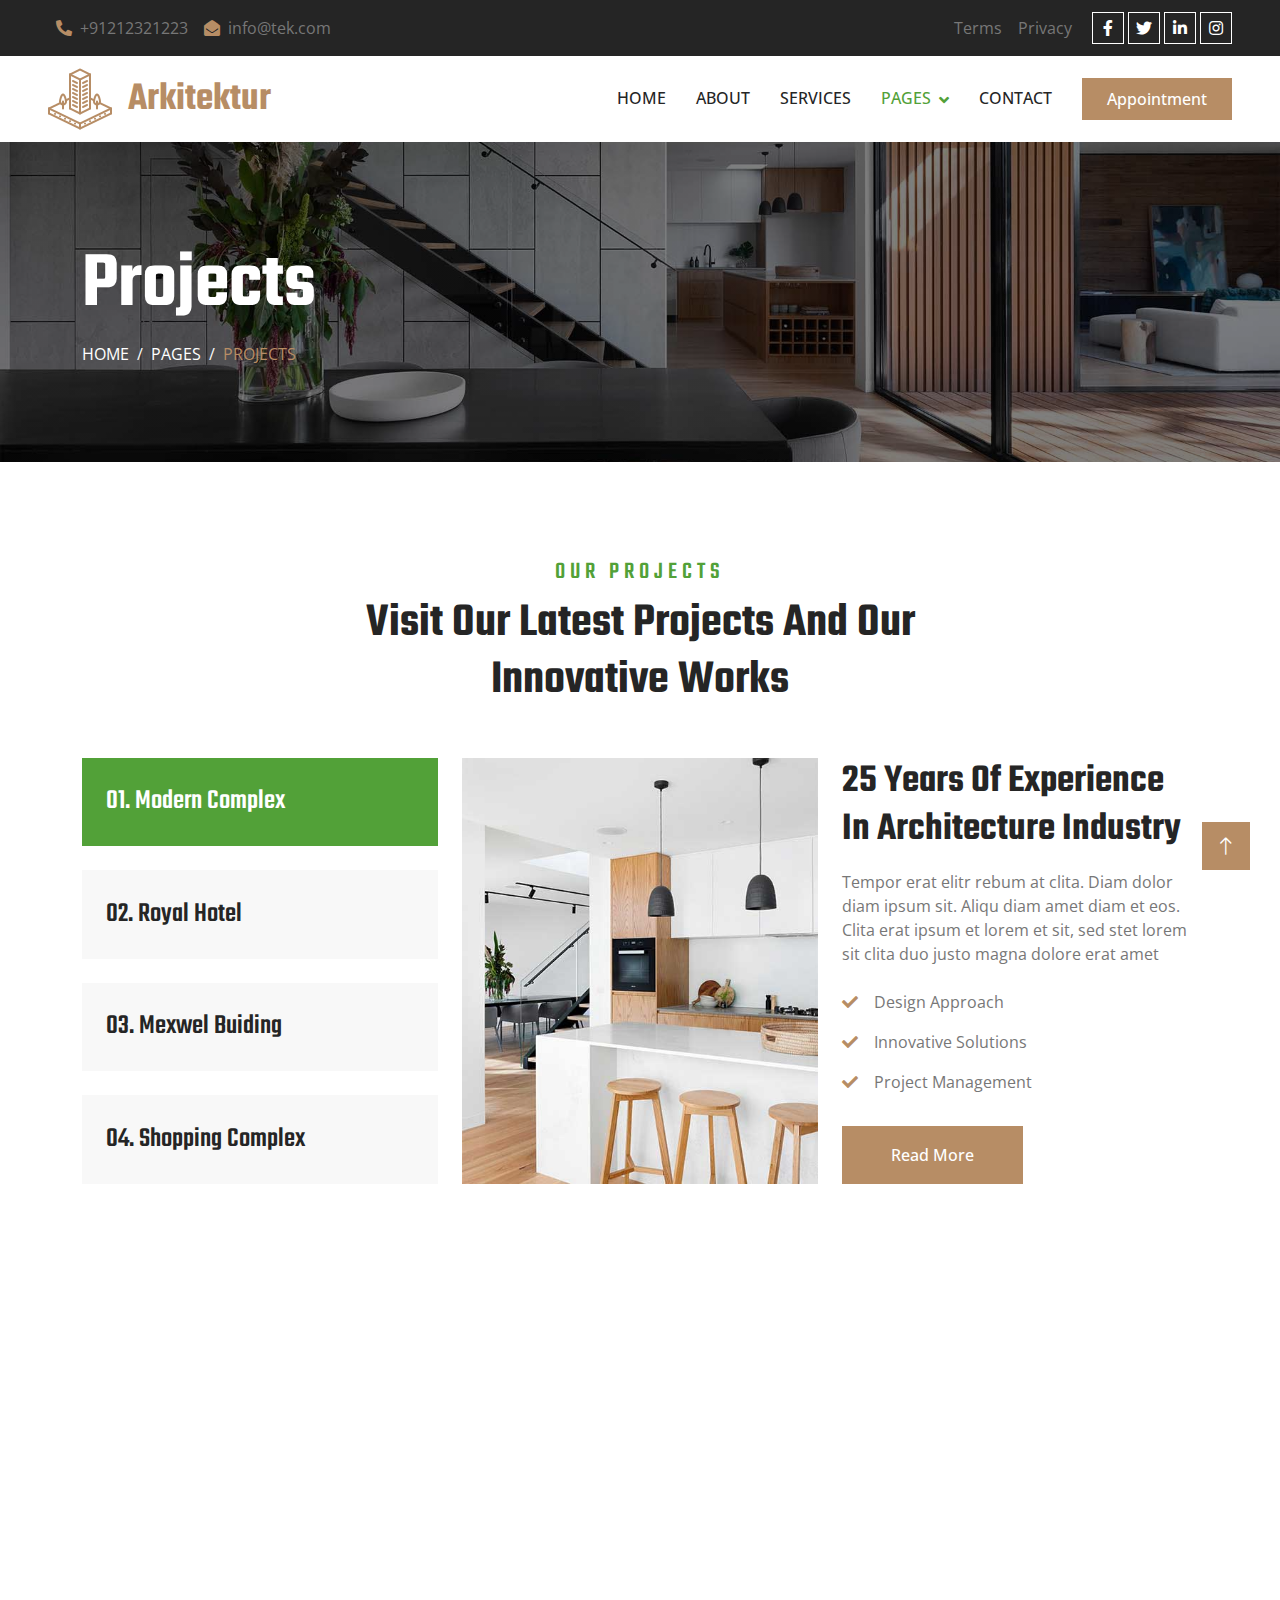
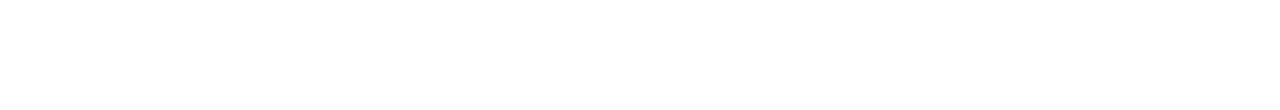
<file: project.html>
<!DOCTYPE html>
<html lang="en">

<head>
    <meta charset="utf-8">
    <title>Tek Innovation </title>
    <meta content="width=device-width, initial-scale=1.0" name="viewport">
    <meta content="" name="keywords">
    <meta content="" name="description">

    <!-- Favicon -->
    <link href="img/favicon.ico" rel="icon">

    <!-- Google Web Fonts -->
    <link rel="preconnect" href="https://fonts.googleapis.com">
    <link rel="preconnect" href="https://fonts.gstatic.com" crossorigin>
    <link href="https://fonts.googleapis.com/css2?family=Open+Sans:wght@400;500;600&family=Teko:wght@400;500;600&display=swap" rel="stylesheet">

    <!-- Icon Font Stylesheet -->
    <link href="https://cdnjs.cloudflare.com/ajax/libs/font-awesome/5.10.0/css/all.min.css" rel="stylesheet">
    <link href="https://cdn.jsdelivr.net/npm/bootstrap-icons@1.4.1/font/bootstrap-icons.css" rel="stylesheet">

    <!-- Libraries Stylesheet -->
    <link href="lib/animate/animate.min.css" rel="stylesheet">
    <link href="lib/owlcarousel/assets/owl.carousel.min.css" rel="stylesheet">
    <link href="lib/tempusdominus/css/tempusdominus-bootstrap-4.min.css" rel="stylesheet" />

    <!-- Customized Bootstrap Stylesheet -->
    <link href="css/bootstrap.min.css" rel="stylesheet">

    <!-- Template Stylesheet -->
    <link href="css/style.css" rel="stylesheet">
</head>

<body>
    <!-- Spinner Start -->
    <div id="spinner" class="show bg-white position-fixed translate-middle w-100 vh-100 top-50 start-50 d-flex align-items-center justify-content-center">
        <div class="spinner-border position-relative text-primary" style="width: 6rem; height: 6rem;" role="status"></div>
        <img class="position-absolute top-50 start-50 translate-middle" src="img/icons/icon-1.png" alt="Icon">
    </div>
    <!-- Spinner End -->


    <!-- Topbar Start -->
    <div class="container-fluid bg-dark p-0 wow fadeIn" data-wow-delay="0.1s">
        <div class="row gx-0 d-none d-lg-flex">
            <div class="col-lg-7 px-5 text-start">
                <div class="h-100 d-inline-flex align-items-center py-3 me-3">
                    <a class="text-body px-2" href="tel:+91 123123123"><i class="fa fa-phone-alt text-primary me-2"></i>+91212321223</a>
                    <a class="text-body px-2" href="mailto:info@tek.com"><i class="fa fa-envelope-open text-primary me-2"></i>info@tek.com</a>
                </div>
            </div>
            <div class="col-lg-5 px-5 text-end">
                <div class="h-100 d-inline-flex align-items-center py-3 me-2">
                    <a class="text-body px-2" href="">Terms</a>
                    <a class="text-body px-2" href="">Privacy</a>
                </div>
                <div class="h-100 d-inline-flex align-items-center">
                    <a class="btn btn-sm-square btn-outline-body me-1" href=""><i class="fab fa-facebook-f"></i></a>
                    <a class="btn btn-sm-square btn-outline-body me-1" href=""><i class="fab fa-twitter"></i></a>
                    <a class="btn btn-sm-square btn-outline-body me-1" href=""><i class="fab fa-linkedin-in"></i></a>
                    <a class="btn btn-sm-square btn-outline-body me-0" href=""><i class="fab fa-instagram"></i></a>
                </div>
            </div>
        </div>
    </div>
    <!-- Topbar End -->


    <!-- Navbar Start -->
    <nav class="navbar navbar-expand-lg bg-white navbar-light sticky-top py-lg-0 px-lg-5 wow fadeIn" data-wow-delay="0.1s">
        <a href="index.html" class="navbar-brand ms-4 ms-lg-0">
            <h1 class="text-primary m-0"><img class="me-3" src="img/icons/icon-1.png" alt="Icon">Arkitektur</h1>
        </a>
        <button type="button" class="navbar-toggler me-4" data-bs-toggle="collapse" data-bs-target="#navbarCollapse">
            <span class="navbar-toggler-icon"></span>
        </button>
        <div class="collapse navbar-collapse" id="navbarCollapse">
            <div class="navbar-nav ms-auto p-4 p-lg-0">
                <a href="index.html" class="nav-item nav-link">Home</a>
                <a href="about.html" class="nav-item nav-link">About</a>
                <a href="service.html" class="nav-item nav-link">Services</a>
                <div class="nav-item dropdown">
                    <a href="#" class="nav-link dropdown-toggle active" data-bs-toggle="dropdown">Pages</a>
                    <div class="dropdown-menu border-0 m-0">
                        <a href="feature.html" class="dropdown-item">Our Features</a>
                        <a href="project.html" class="dropdown-item active">Our Projects</a>
                        <a href="team.html" class="dropdown-item">Team Members</a>
                        <a href="appointment.html" class="dropdown-item">Appointment</a>
                        <a href="testimonial.html" class="dropdown-item">Testimonial</a>
                        <a href="404.html" class="dropdown-item">404 Page</a>
                    </div>
                </div>
                <a href="contact.html" class="nav-item nav-link">Contact</a>
            </div>
            <a href="" class="btn btn-primary py-2 px-4 d-none d-lg-block">Appointment</a>
        </div>
    </nav>
    <!-- Navbar End -->


    <!-- Page Header Start -->
    <div class="container-fluid page-header py-5 mb-5 wow fadeIn" data-wow-delay="0.1s">
        <div class="container py-5">
            <h1 class="display-1 text-white animated slideInDown">Projects</h1>
            <nav aria-label="breadcrumb animated slideInDown">
                <ol class="breadcrumb text-uppercase mb-0">
                    <li class="breadcrumb-item"><a class="text-white" href="#">Home</a></li>
                    <li class="breadcrumb-item"><a class="text-white" href="#">Pages</a></li>
                    <li class="breadcrumb-item text-primary active" aria-current="page">Projects</li>
                </ol>
            </nav>
        </div>
    </div>
    <!-- Page Header End -->


    <!-- Project Start -->
    <div class="container-xxl project py-5">
        <div class="container">
            <div class="text-center mx-auto mb-5 wow fadeInUp" data-wow-delay="0.1s" style="max-width: 600px;">
                <h4 class="section-title">Our Projects</h4>
                <h1 class="display-5 mb-4">Visit Our Latest Projects And Our Innovative Works</h1>
            </div>
            <div class="row g-4 wow fadeInUp" data-wow-delay="0.3s">
                <div class="col-lg-4">
                    <div class="nav nav-pills d-flex justify-content-between w-100 h-100 me-4">
                        <button class="nav-link w-100 d-flex align-items-center text-start p-4 mb-4 active" data-bs-toggle="pill" data-bs-target="#tab-pane-1" type="button">
                            <h3 class="m-0">01. Modern Complex</h3>
                        </button>
                        <button class="nav-link w-100 d-flex align-items-center text-start p-4 mb-4" data-bs-toggle="pill" data-bs-target="#tab-pane-2" type="button">
                            <h3 class="m-0">02. Royal Hotel</h3>
                        </button>
                        <button class="nav-link w-100 d-flex align-items-center text-start p-4 mb-4" data-bs-toggle="pill" data-bs-target="#tab-pane-3" type="button">
                            <h3 class="m-0">03. Mexwel Buiding</h3>
                        </button>
                        <button class="nav-link w-100 d-flex align-items-center text-start p-4 mb-0" data-bs-toggle="pill" data-bs-target="#tab-pane-4" type="button">
                            <h3 class="m-0">04. Shopping Complex</h3>
                        </button>
                    </div>
                </div>
                <div class="col-lg-8">
                    <div class="tab-content w-100">
                        <div class="tab-pane fade show active" id="tab-pane-1">
                            <div class="row g-4">
                                <div class="col-md-6" style="min-height: 350px;">
                                    <div class="position-relative h-100">
                                        <img class="position-absolute img-fluid w-100 h-100" src="img/project-1.jpg"
                                            style="object-fit: cover;" alt="">
                                    </div>
                                </div>
                                <div class="col-md-6">
                                    <h1 class="mb-3">25 Years Of Experience In Architecture Industry</h1>
                                    <p class="mb-4">Tempor erat elitr rebum at clita. Diam dolor diam ipsum sit. Aliqu diam amet diam et eos. Clita erat ipsum et lorem et sit, sed stet lorem sit clita duo justo magna dolore erat amet</p>
                                    <p><i class="fa fa-check text-primary me-3"></i>Design Approach</p>
                                    <p><i class="fa fa-check text-primary me-3"></i>Innovative Solutions</p>
                                    <p><i class="fa fa-check text-primary me-3"></i>Project Management</p>
                                    <a href="" class="btn btn-primary py-3 px-5 mt-3">Read More</a>
                                </div>
                            </div>
                        </div>
                        <div class="tab-pane fade" id="tab-pane-2">
                            <div class="row g-4">
                                <div class="col-md-6" style="min-height: 350px;">
                                    <div class="position-relative h-100">
                                        <img class="position-absolute img-fluid w-100 h-100" src="img/project-2.jpg"
                                            style="object-fit: cover;" alt="">
                                    </div>
                                </div>
                                <div class="col-md-6">
                                    <h1 class="mb-3">25 Years Of Experience In Architecture Industry</h1>
                                    <p class="mb-4">Tempor erat elitr rebum at clita. Diam dolor diam ipsum sit. Aliqu diam amet diam et eos. Clita erat ipsum et lorem et sit, sed stet lorem sit clita duo justo magna dolore erat amet</p>
                                    <p><i class="fa fa-check text-primary me-3"></i>Design Approach</p>
                                    <p><i class="fa fa-check text-primary me-3"></i>Innovative Solutions</p>
                                    <p><i class="fa fa-check text-primary me-3"></i>Project Management</p>
                                    <a href="" class="btn btn-primary py-3 px-5 mt-3">Read More</a>
                                </div>
                            </div>
                        </div>
                        <div class="tab-pane fade" id="tab-pane-3">
                            <div class="row g-4">
                                <div class="col-md-6" style="min-height: 350px;">
                                    <div class="position-relative h-100">
                                        <img class="position-absolute img-fluid w-100 h-100" src="img/project-3.jpg"
                                            style="object-fit: cover;" alt="">
                                    </div>
                                </div>
                                <div class="col-md-6">
                                    <h1 class="mb-3">25 Years Of Experience In Architecture Industry</h1>
                                    <p class="mb-4">Tempor erat elitr rebum at clita. Diam dolor diam ipsum sit. Aliqu diam amet diam et eos. Clita erat ipsum et lorem et sit, sed stet lorem sit clita duo justo magna dolore erat amet</p>
                                    <p><i class="fa fa-check text-primary me-3"></i>Design Approach</p>
                                    <p><i class="fa fa-check text-primary me-3"></i>Innovative Solutions</p>
                                    <p><i class="fa fa-check text-primary me-3"></i>Project Management</p>
                                    <a href="" class="btn btn-primary py-3 px-5 mt-3">Read More</a>
                                </div>
                            </div>
                        </div>
                        <div class="tab-pane fade" id="tab-pane-4">
                            <div class="row g-4">
                                <div class="col-md-6" style="min-height: 350px;">
                                    <div class="position-relative h-100">
                                        <img class="position-absolute img-fluid w-100 h-100" src="img/project-4.jpg"
                                            style="object-fit: cover;" alt="">
                                    </div>
                                </div>
                                <div class="col-md-6">
                                    <h1 class="mb-3">25 Years Of Experience In Architecture Industry</h1>
                                    <p class="mb-4">Tempor erat elitr rebum at clita. Diam dolor diam ipsum sit. Aliqu diam amet diam et eos. Clita erat ipsum et lorem et sit, sed stet lorem sit clita duo justo magna dolore erat amet</p>
                                    <p><i class="fa fa-check text-primary me-3"></i>Design Approach</p>
                                    <p><i class="fa fa-check text-primary me-3"></i>Innovative Solutions</p>
                                    <p><i class="fa fa-check text-primary me-3"></i>Project Management</p>
                                    <a href="" class="btn btn-primary py-3 px-5 mt-3">Read More</a>
                                </div>
                            </div>
                        </div>
                    </div>
                </div>
            </div>
        </div>
    </div>
    <!-- Project End -->
        

    <!-- Footer Start -->
    <div class="container-fluid bg-dark text-body footer mt-5 pt-5 px-0 wow fadeIn" data-wow-delay="0.1s">
        <div class="container py-5">
            <div class="row g-5">
                <div class="col-lg-3 col-md-6">
                    <h3 class="text-light mb-4">Address</h3>
                    <p class="mb-2"><i class="fa fa-map-marker-alt text-primary me-3"></i>123 Street, New York, USA</p>
                    <p class="mb-2"><i class="fa fa-phone-alt text-primary me-3"></i>+912123212230</p>
                    <p class="mb-2"><i class="fa fa-envelope text-primary me-3"></i>info@tek.com</p>
                    <div class="d-flex pt-2">
                        <a class="btn btn-square btn-outline-body me-1" href=""><i class="fab fa-twitter"></i></a>
                        <a class="btn btn-square btn-outline-body me-1" href=""><i class="fab fa-facebook-f"></i></a>
                        <a class="btn btn-square btn-outline-body me-1" href=""><i class="fab fa-youtube"></i></a>
                        <a class="btn btn-square btn-outline-body me-0" href=""><i class="fab fa-linkedin-in"></i></a>
                    </div>
                </div>
                <div class="col-lg-3 col-md-6">
                    <h3 class="text-light mb-4">Services</h3>
                    <a class="btn btn-link" href="">Architecture</a>
                    <a class="btn btn-link" href="">3D Animation</a>
                    <a class="btn btn-link" href="">House Planning</a>
                    <a class="btn btn-link" href="">Interior Design</a>
                    <a class="btn btn-link" href="">Construction</a>
                </div>
                <div class="col-lg-3 col-md-6">
                    <h3 class="text-light mb-4">Quick Links</h3>
                    <a class="btn btn-link" href="">About Us</a>
                    <a class="btn btn-link" href="">Contact Us</a>
                    <a class="btn btn-link" href="">Our Services</a>
                    <a class="btn btn-link" href="">Terms & Condition</a>
                    <a class="btn btn-link" href="">Support</a>
                </div>
                <div class="col-lg-3 col-md-6">
                    <h3 class="text-light mb-4">Newsletter</h3>
                    <p>Dolor amet sit justo amet elitr clita ipsum elitr est.</p>
                    <div class="position-relative mx-auto" style="max-width: 400px;">
                        <input class="form-control bg-transparent w-100 py-3 ps-4 pe-5" type="text" placeholder="Your email">
                        <button type="button" class="btn btn-primary py-2 position-absolute top-0 end-0 mt-2 me-2">SignUp</button>
                    </div>
                </div>
            </div>
        </div>
        <div class="container-fluid copyright">
            <div class="container">
                <div class="row">
                    <div class="col-md-6 text-center text-md-start mb-3 mb-md-0">
                        &copy; <a href="#">Your Site Name</a>, All Right Reserved.
                    </div>
                    <div class="col-md-6 text-center text-md-end">
                        <!--/*** This template is free as long as you keep the footer author’s credit link/attribution link/backlink. If you'd like to use the template without the footer author’s credit link/attribution link/backlink, you can purchase the Credit Removal License from "https://htmlcodex.com/credit-removal". Thank you for your support. ***/-->
                        Designed By <a href="https://htmlcodex.com">HTML Codex</a>
                    </div>
                </div>
            </div>
        </div>
    </div>
    <!-- Footer End -->


    <!-- Back to Top -->
    <a href="#" class="btn btn-lg btn-primary btn-lg-square back-to-top"><i class="bi bi-arrow-up"></i></a>


    <!-- JavaScript Libraries -->
    <script src="https://code.jquery.com/jquery-3.4.1.min.js"></script>
    <script src="https://cdn.jsdelivr.net/npm/bootstrap@5.0.0/dist/js/bootstrap.bundle.min.js"></script>
    <script src="lib/wow/wow.min.js"></script>
    <script src="lib/easing/easing.min.js"></script>
    <script src="lib/waypoints/waypoints.min.js"></script>
    <script src="lib/counterup/counterup.min.js"></script>
    <script src="lib/owlcarousel/owl.carousel.min.js"></script>
    <script src="lib/tempusdominus/js/moment.min.js"></script>
    <script src="lib/tempusdominus/js/moment-timezone.min.js"></script>
    <script src="lib/tempusdominus/js/tempusdominus-bootstrap-4.min.js"></script>

    <!-- Template Javascript -->
    <script src="js/main.js"></script>
</body>

</html>
</file>
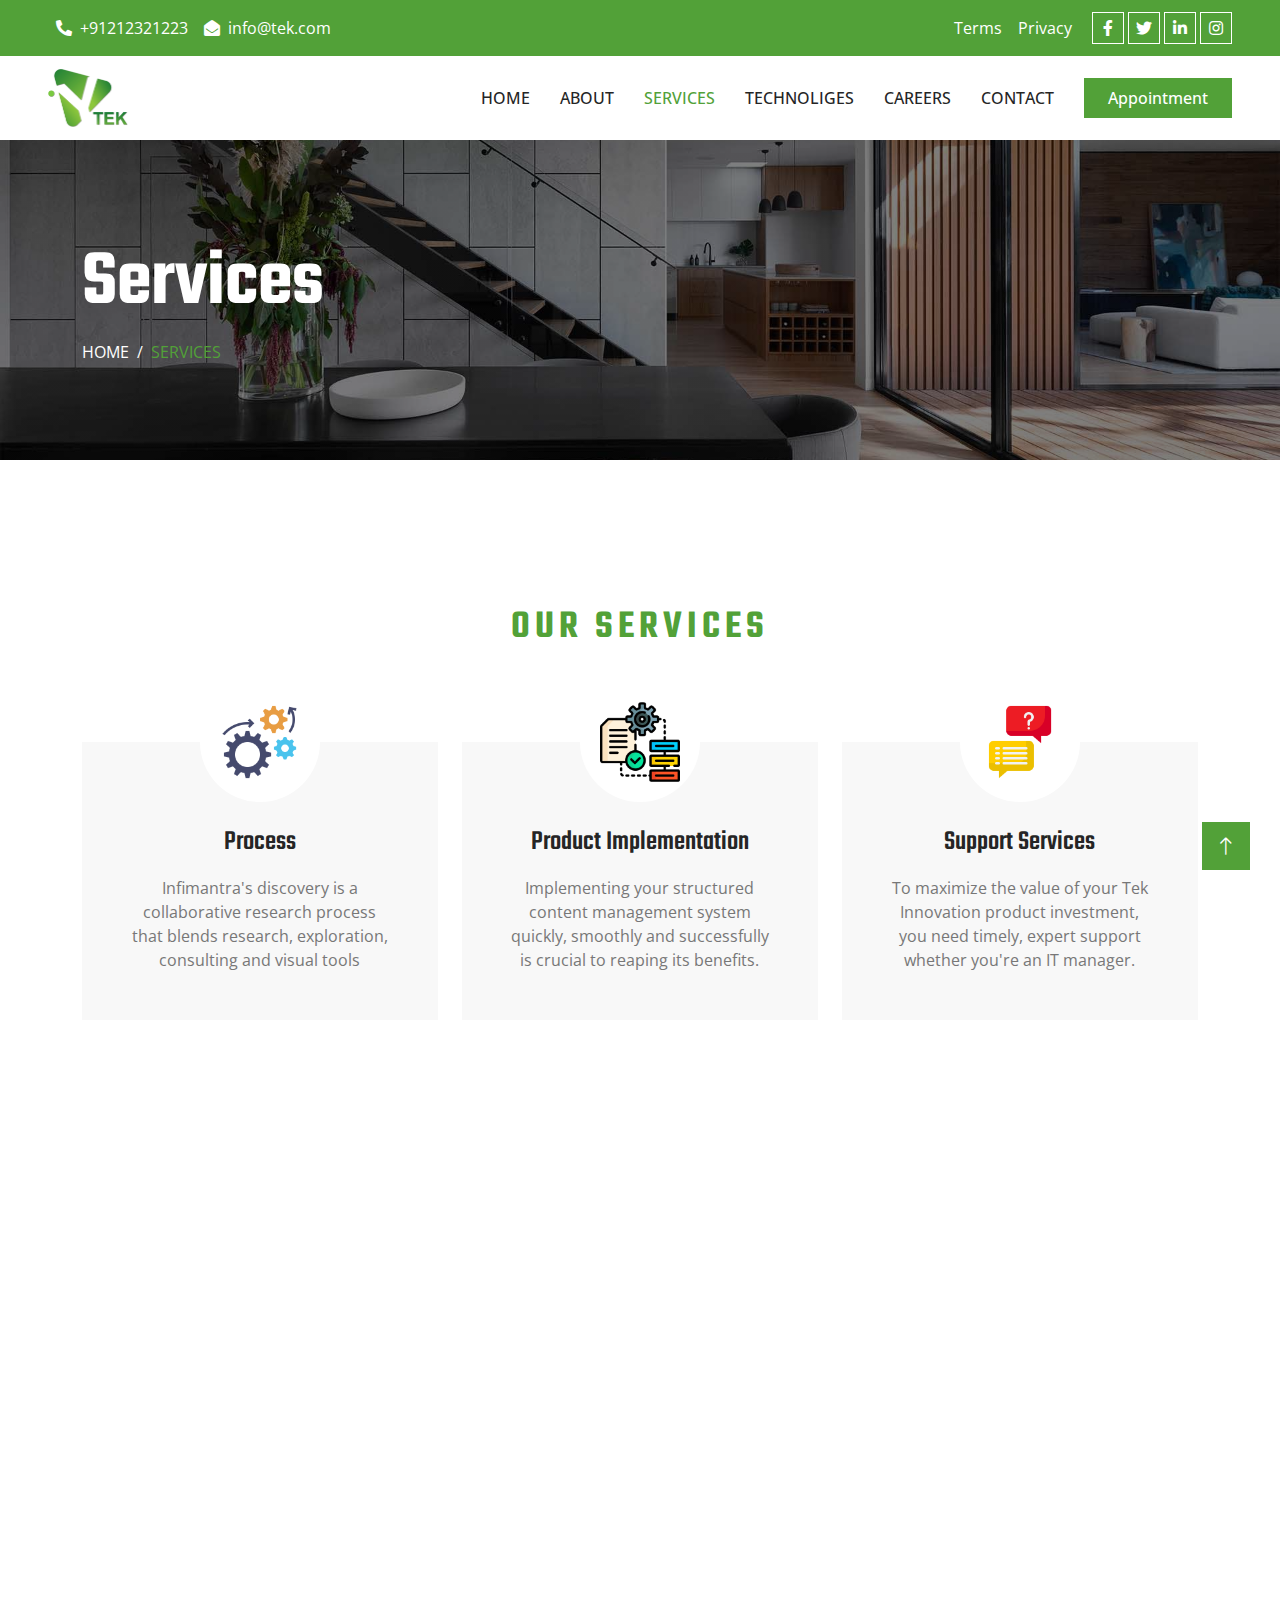
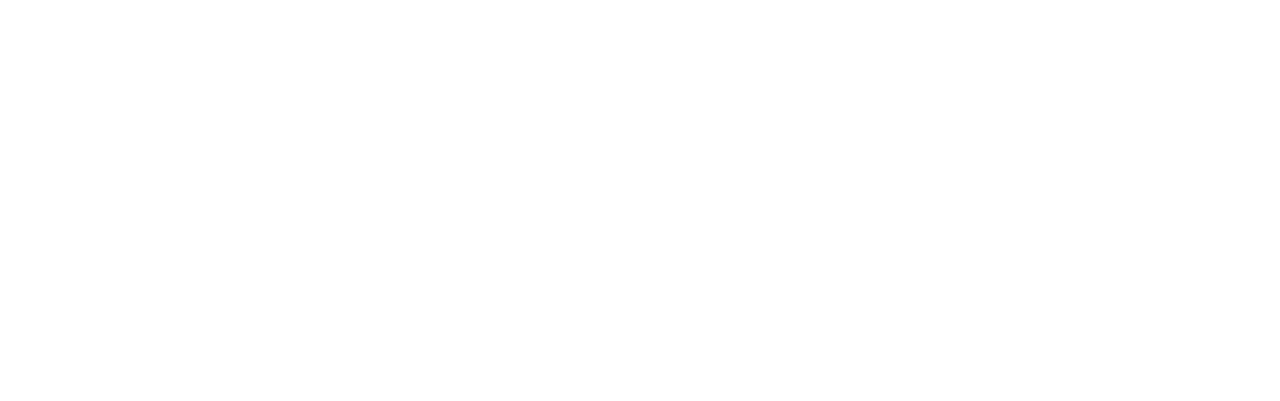
<file: service.html>
<!DOCTYPE html>
<html lang="en">

<head>
    <meta charset="utf-8">
    <title>Tek Innovation </title>
    <meta content="width=device-width, initial-scale=1.0" name="viewport">
    <meta content="" name="keywords">
    <meta content="" name="description">

    <!-- Favicon -->
    <link href="img/favicon.ico" rel="icon">

    <!-- Google Web Fonts -->
    <link rel="preconnect" href="https://fonts.googleapis.com">
    <link rel="preconnect" href="https://fonts.gstatic.com" crossorigin>
    <link href="https://fonts.googleapis.com/css2?family=Open+Sans:wght@400;500;600&family=Teko:wght@400;500;600&display=swap" rel="stylesheet">

    <!-- Icon Font Stylesheet -->
    <link href="https://cdnjs.cloudflare.com/ajax/libs/font-awesome/5.10.0/css/all.min.css" rel="stylesheet">
    <link href="https://cdn.jsdelivr.net/npm/bootstrap-icons@1.4.1/font/bootstrap-icons.css" rel="stylesheet">

    <!-- Libraries Stylesheet -->
    <link href="lib/animate/animate.min.css" rel="stylesheet">
    <link href="lib/owlcarousel/assets/owl.carousel.min.css" rel="stylesheet">
    <link href="lib/tempusdominus/css/tempusdominus-bootstrap-4.min.css" rel="stylesheet" />

    <!-- Customized Bootstrap Stylesheet -->
    <link href="css/bootstrap.min.css" rel="stylesheet">

    <!-- Template Stylesheet -->
    <link href="css/style.css" rel="stylesheet">
</head>

<body>
    <!-- Spinner Start -->
    <div id="spinner" class="show bg-white position-fixed translate-middle w-100 vh-100 top-50 start-50 d-flex align-items-center justify-content-center">
        <div class="spinner-border position-relative text-primary" style="width: 16rem; height: 16rem; color: #52a138 !important;" role="status" ></div>
        <img class="position-absolute top-50 start-50 translate-middle" src="img/fulllogo.png" style="width: 150px;" alt="Icon">
    </div>
    <!-- Spinner End -->


    <!-- Topbar Start -->
    <!-- Topbar Start -->
    <div class="container-fluid  p-0 wow fadeIn" data-wow-delay="0.1s" style="background-color: #52a138;">
        <div class="row gx-0 d-none d-lg-flex">
            <div class="col-lg-7 px-5 text-start">
                <div class="h-100 d-inline-flex align-items-center py-3 me-3">
                    <a class="text-body px-2" href="tel:+91 123123123" style="color: white !important;"><i class="fa fa-phone-alt text-primary me-2"  style="color: white !important;"></i>+91212321223</a>
                    <a class="text-body px-2" href="mailto:info@tek.com" style="color: white !important;"><i class="fa fa-envelope-open text-primary me-2" style="color: white !important;"></i>info@tek.com</a>
                </div>
            </div>
            <div class="col-lg-5 px-5 text-end">
                <div class="h-100 d-inline-flex align-items-center py-3 me-2">
                    <a class="text-body px-2"  href=""  style="color: white !important;">Terms</a>
                    <a class="text-body px-2" href=""  style="color: white !important;">Privacy</a>
                </div>
                <div class="h-100 d-inline-flex align-items-center">
                    <a class="btn btn-sm-square btn-outline-body me-1" href=""><i class="fab fa-facebook-f"></i></a>
                    <a class="btn btn-sm-square btn-outline-body me-1" href=""><i class="fab fa-twitter"></i></a>
                    <a class="btn btn-sm-square btn-outline-body me-1" href=""><i class="fab fa-linkedin-in"></i></a>
                    <a class="btn btn-sm-square btn-outline-body me-0" href=""><i class="fab fa-instagram"></i></a>
                </div>
            </div>
        </div>
    </div>
    <!-- Topbar End -->


    <!-- Navbar Start -->
    <nav class="navbar navbar-expand-lg bg-white navbar-light sticky-top py-lg-0 px-lg-5 wow fadeIn" data-wow-delay="0.1s">
        <a href="index.html" class="navbar-brand ms-4 ms-lg-0">
            <h1 class="text-primary m-0"><img class="me-3" src="img/half.png" style="width: 80px;" alt="Icon"></h1>
        </a>
        <button type="button" class="navbar-toggler me-4" data-bs-toggle="collapse" data-bs-target="#navbarCollapse">
            <span class="navbar-toggler-icon"></span>
        </button>
        <div class="collapse navbar-collapse" id="navbarCollapse">
            <div class="navbar-nav ms-auto p-4 p-lg-0">
                <a href="index.html" class="nav-item nav-link ">Home</a>
                <a href="about.html" class="nav-item nav-link">About</a>
                <a href="service.html" class="nav-item nav-link active">Services</a>
                <a href="technoliges.html" class="nav-item nav-link">Technoliges</a>
                <a href="carees.html" class="nav-item nav-link ">CAREERS</a>

                <!-- <div class="nav-item dropdown">
                    <a href="#" class="nav-link dropdown-toggle" data-bs-toggle="dropdown">Pages</a>
                    <div class="dropdown-menu border-0 m-0">
                        <a href="feature.html" class="dropdown-item">Our Features</a>
                        <a href="project.html" class="dropdown-item">Our Projects</a>
                        <a href="team.html" class="dropdown-item">Team Members</a>
                        <a href="appointment.html" class="dropdown-item">Appointment</a>
                        <a href="testimonial.html" class="dropdown-item">Testimonial</a>
                        <a href="404.html" class="dropdown-item">404 Page</a>
                    </div>
                </div> -->
                <a href="contact.html" class="nav-item nav-link">Contact</a>
            </div>
            <a href="appointment.html" class="btn btn-primary py-2 px-4 d-none d-lg-block" style="background-color: #52a138; border: #52a138;">Appointment</a>
        </div>
    </nav>
    <!-- Navbar End -->


    <!-- Carousel Start -->
  
    <!-- Carousel End -->
    <!-- Navbar End -->


    <!-- Page Header Start -->
    <div class="container-fluid page-header py-5 mb-5 wow fadeIn" data-wow-delay="0.1s">
        <div class="container py-5">
            <h1 class="display-1 text-white animated slideInDown">Services</h1>
            <nav aria-label="breadcrumb animated slideInDown">
                <ol class="breadcrumb text-uppercase mb-0">
                    <li class="breadcrumb-item"><a class="text-white" href="#">Home</a></li>
                    <!-- <li class="breadcrumb-item"><a class="text-white" href="#">Pages</a></li> -->
                    <li class="breadcrumb-item text-primary active" aria-current="page" style="color: #52a138 !important;">Services</li>
                </ol>
            </nav>
        </div>
    </div>
    <!-- Page Header End -->

    <div class="container-xxl py-5">
        <div class="container pt-5">
            <div class="text-center mx-auto mb-5 wow fadeInUp" data-wow-delay="0.1s" style="max-width: 600px;">
                <h1 class="section-title" style="margin-bottom: 90px !important;">Our Services</h1>
                <!-- <h1 class="display-5 mb-4">To achieve the full value of your structured content management solution, it must be properly implemented and supported.</h1> -->
            </div>
            <div class="row g-4">
                <div class="col-lg-4 col-md-6 wow fadeInUp" data-wow-delay="0.1s">
                    <div class="fact-item text-center bg-light h-100 p-5 pt-0">
                        <div class="fact-icon">
                            <img src="img/icons/icon-21.png" style="width: 80px;" alt="Icon">
                        </div>
                        <h3 class="mb-3">Process</h3>
                        <p class="mb-0">Infimantra's discovery is a collaborative research process that blends research, exploration, consulting and visual tools</p>
                    </div>
                </div>
                <div class="col-lg-4 col-md-6 wow fadeInUp" data-wow-delay="0.3s">
                    <div class="fact-item text-center bg-light h-100 p-5 pt-0">
                        <div class="fact-icon">
                            <img src="img/icons/icon-23.png"  style="width: 80px;" alt="Icon">
                        </div>
                        <h3 class="mb-3">Product Implementation</h3>
                        <p class="mb-0">Implementing your structured content management system quickly, smoothly and successfully is crucial to reaping its benefits.</p>
                    </div>
                </div>
                <div class="col-lg-4 col-md-6 wow fadeInUp" data-wow-delay="0.5s">
                    <div class="fact-item text-center bg-light h-100 p-5 pt-0">
                        <div class="fact-icon">
                            <img src="img/icons/icon-31.png" style="width: 80px;" alt="Icon">
                        </div>
                        <h3 class="mb-3">Support Services</h3>
                        <p class="mb-0">To maximize the value of your Tek Innovation  product investment, you need timely, expert support whether you're an IT manager.</p>
                    </div>
                </div>
            </div>
            
        </div>
    </div>
    <div class="container-xxl py-5">
        <div class="container pt-5">
            <div class="row g-4">
                <div class="col-lg-4 col-md-6 wow fadeInUp" data-wow-delay="0.1s">
                    <div class="fact-item text-center bg-light h-100 p-5 pt-0">
                        <div class="fact-icon">
                            <img src="img/icons/icon-51.png" style="width: 80px;" alt="Icon">
                        </div>
                        <h3 class="mb-3">Training Programs</h3>
                        <p class="mb-0">Even with applications as easy-to-use as Tek Innovation  products, training is important to help users achieve and maintain</p>
                    </div>
                </div>
                <div class="col-lg-4 col-md-6 wow fadeInUp" data-wow-delay="0.3s">
                    <div class="fact-item text-center bg-light h-100 p-5 pt-0">
                        <div class="fact-icon">
                            <img src="img/icons/icon-61.png" style="width: 80px;" alt="Icon">
                        </div>
                        <h3 class="mb-3">Regulatory Submissions Consulting</h3>
                        <p class="mb-0">Planning product submissions can be a significant and complex undertaking. Tek Innovation it can help, with expert submissions</p>
                    </div>
                </div>
                <div class="col-lg-4 col-md-6 wow fadeInUp" data-wow-delay="0.5s">
                    <div class="fact-item text-center bg-light h-100 p-5 pt-0">
                        <div class="fact-icon">
                            <img src="img/icons/icon-71.png" style="width: 80px;" alt="Icon">
                        </div>
                        <h3 class="mb-3">BPO & KPO</h3>
                        <p class="mb-0">BPO that's shrunken outside a company’s own country is usually known as offshore outsourcing. BPO that's company’s</p>
                    </div>
                </div>
            </div>
            
        </div>
    </div>
    <div class="container-fluid bg-dark text-body footer mt-5 pt-5 px-0 wow fadeIn" data-wow-delay="0.1s">
        <div class="container py-5">
            <div class="row g-5">
                <div class="col-lg-3 col-md-6">
                    <h3 class="text-light mb-4">Address</h3>
                    <p class="mb-2"><i class="fa fa-map-marker-alt text-primary me-3" style="color: white !important;"></i>123 Street, jaipur Rajasthan</p>
                    <p class="mb-2"><i class="fa fa-phone-alt text-primary me-3" style="color: white !important;"></i>+91 123 456 789</p>
                    <p class="mb-2"><i class="fa fa-envelope text-primary me-3" style="color: white !important;"></i>info@tek.com</p>
                    <div class="d-flex pt-2">
                        <a class="btn btn-square btn-outline-body me-1" href=""><i class="fab fa-twitter"></i></a>
                        <a class="btn btn-square btn-outline-body me-1" href=""><i class="fab fa-facebook-f"></i></a>
                        <a class="btn btn-square btn-outline-body me-1" href=""><i class="fab fa-youtube"></i></a>
                        <a class="btn btn-square btn-outline-body me-0" href=""><i class="fab fa-linkedin-in"></i></a>
                    </div>
                </div>
                <div class="col-lg-3 col-md-6">
                    <h3 class="text-light mb-4">Services</h3>
                    <a class="btn btn-link" href="">Consulting Services</a>
                    <a class="btn btn-link" href="">Testing</a>
                    <a class="btn btn-link" href="">EAI Tools</a>
                    <a class="btn btn-link" href="">Delivery Model</a>
                    <a class="btn btn-link" href="">Customized Services</a>
                </div>
                <div class="col-lg-3 col-md-6">
                    <h3 class="text-light mb-4">Quick Links</h3>
                    <a class="btn btn-link" href="">About Us</a>
                    <a class="btn btn-link" href="">Contact Us</a>
                    <a class="btn btn-link" href="">Our Services</a>
                    <a class="btn btn-link" href="">Terms & Condition</a>
                    <a class="btn btn-link" href="">Support</a>
                </div>
                <div class="col-lg-3 col-md-6">
                    <h3 class="text-light mb-4">Newsletter</h3>
                    <p>Dolor amet sit justo amet elitr clita ipsum elitr est.</p>
                    <div class="position-relative mx-auto" style="max-width: 400px;">
                        <input class="form-control bg-transparent w-100 py-3 ps-4 pe-5" type="text" placeholder="Your email">
                        <button type="button" class="btn btn-primary py-2 position-absolute top-0 end-0 mt-2 me-2" style="background-color: #52a138; border: #52a138;">SignUp</button>
                    </div>
                </div>
            </div>
        </div>
        <div class="container-fluid copyright">
            <div class="container">
                <div class="row">
                    <div class="col-md-6 text-center text-md-start mb-3 mb-md-0">
                        &copy; <a href="#">Tek Innovation</a>, All Right Reserved.
                    </div>
                    
                </div>
            </div>
        </div>
    </div>
    <!-- Footer End -->


    <!-- Back to Top -->
    <a href="#" class="btn btn-lg btn-primary btn-lg-square back-to-top" style="background-color: #52a138; border: #52a138;"><i class="bi bi-arrow-up"></i></a>


    <!-- JavaScript Libraries -->
    <script src="https://code.jquery.com/jquery-3.4.1.min.js"></script>
    <script src="https://cdn.jsdelivr.net/npm/bootstrap@5.0.0/dist/js/bootstrap.bundle.min.js"></script>
    <script src="lib/wow/wow.min.js"></script>
    <script src="lib/easing/easing.min.js"></script>
    <script src="lib/waypoints/waypoints.min.js"></script>
    <script src="lib/counterup/counterup.min.js"></script>
    <script src="lib/owlcarousel/owl.carousel.min.js"></script>
    <script src="lib/tempusdominus/js/moment.min.js"></script>
    <script src="lib/tempusdominus/js/moment-timezone.min.js"></script>
    <script src="lib/tempusdominus/js/tempusdominus-bootstrap-4.min.js"></script>

    <!-- Template Javascript -->
    <script src="js/main.js"></script>
</body>

</html>
</file>
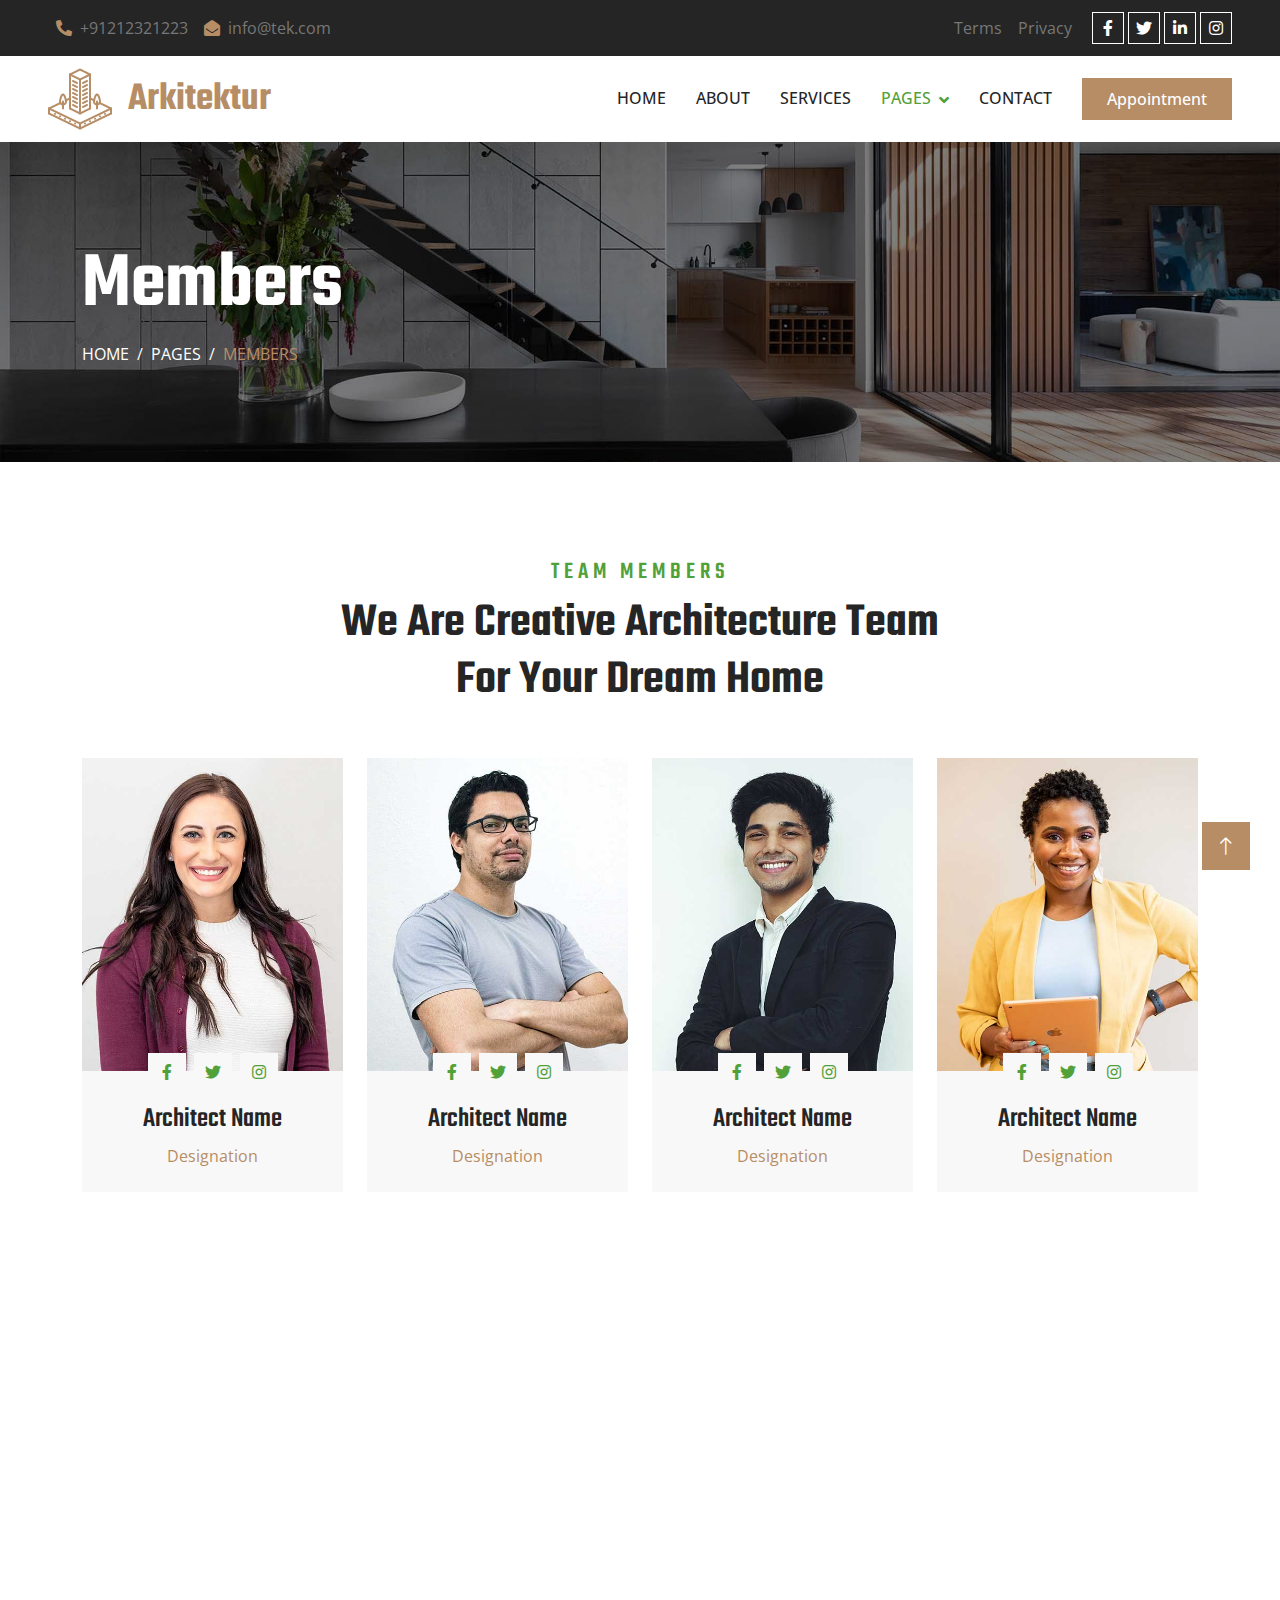
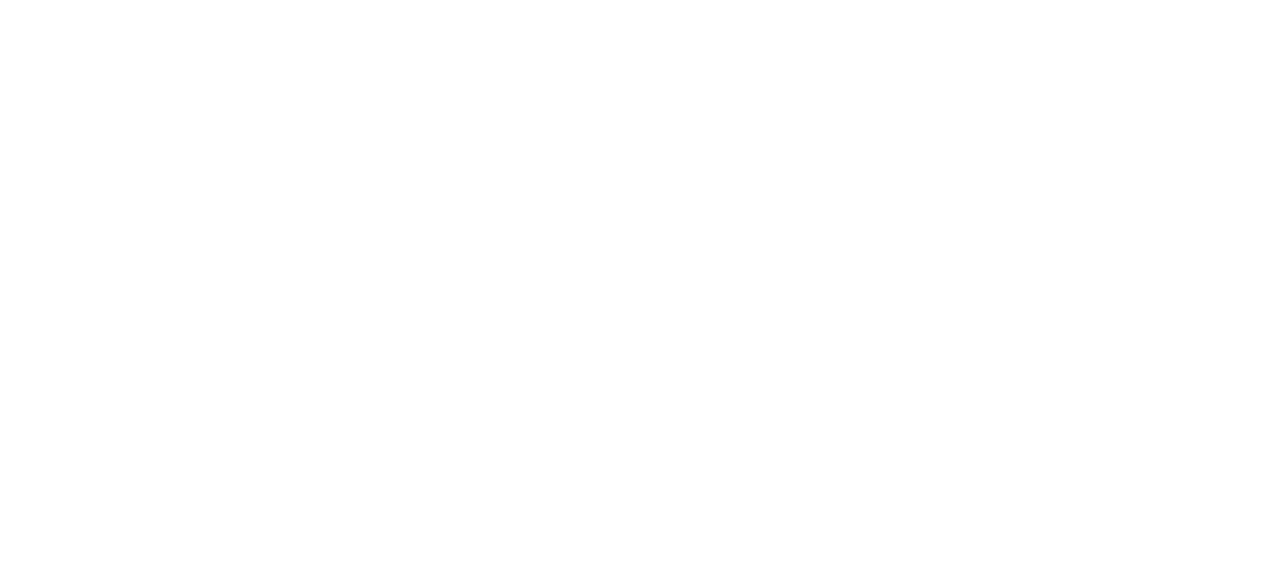
<file: team.html>
<!DOCTYPE html>
<html lang="en">

<head>
    <meta charset="utf-8">
    <title>Tek Innovation </title>
    <meta content="width=device-width, initial-scale=1.0" name="viewport">
    <meta content="" name="keywords">
    <meta content="" name="description">

    <!-- Favicon -->
    <link href="img/favicon.ico" rel="icon">

    <!-- Google Web Fonts -->
    <link rel="preconnect" href="https://fonts.googleapis.com">
    <link rel="preconnect" href="https://fonts.gstatic.com" crossorigin>
    <link href="https://fonts.googleapis.com/css2?family=Open+Sans:wght@400;500;600&family=Teko:wght@400;500;600&display=swap" rel="stylesheet">

    <!-- Icon Font Stylesheet -->
    <link href="https://cdnjs.cloudflare.com/ajax/libs/font-awesome/5.10.0/css/all.min.css" rel="stylesheet">
    <link href="https://cdn.jsdelivr.net/npm/bootstrap-icons@1.4.1/font/bootstrap-icons.css" rel="stylesheet">

    <!-- Libraries Stylesheet -->
    <link href="lib/animate/animate.min.css" rel="stylesheet">
    <link href="lib/owlcarousel/assets/owl.carousel.min.css" rel="stylesheet">
    <link href="lib/tempusdominus/css/tempusdominus-bootstrap-4.min.css" rel="stylesheet" />

    <!-- Customized Bootstrap Stylesheet -->
    <link href="css/bootstrap.min.css" rel="stylesheet">

    <!-- Template Stylesheet -->
    <link href="css/style.css" rel="stylesheet">
</head>

<body>
    <!-- Spinner Start -->
    <div id="spinner" class="show bg-white position-fixed translate-middle w-100 vh-100 top-50 start-50 d-flex align-items-center justify-content-center">
        <div class="spinner-border position-relative text-primary" style="width: 6rem; height: 6rem;" role="status"></div>
        <img class="position-absolute top-50 start-50 translate-middle" src="img/icons/icon-1.png" alt="Icon">
    </div>
    <!-- Spinner End -->


    <!-- Topbar Start -->
    <div class="container-fluid bg-dark p-0 wow fadeIn" data-wow-delay="0.1s">
        <div class="row gx-0 d-none d-lg-flex">
            <div class="col-lg-7 px-5 text-start">
                <div class="h-100 d-inline-flex align-items-center py-3 me-3">
                    <a class="text-body px-2" href="tel:+91 123123123"><i class="fa fa-phone-alt text-primary me-2"></i>+91212321223</a>
                    <a class="text-body px-2" href="mailto:info@tek.com"><i class="fa fa-envelope-open text-primary me-2"></i>info@tek.com</a>
                </div>
            </div>
            <div class="col-lg-5 px-5 text-end">
                <div class="h-100 d-inline-flex align-items-center py-3 me-2">
                    <a class="text-body px-2" href="">Terms</a>
                    <a class="text-body px-2" href="">Privacy</a>
                </div>
                <div class="h-100 d-inline-flex align-items-center">
                    <a class="btn btn-sm-square btn-outline-body me-1" href=""><i class="fab fa-facebook-f"></i></a>
                    <a class="btn btn-sm-square btn-outline-body me-1" href=""><i class="fab fa-twitter"></i></a>
                    <a class="btn btn-sm-square btn-outline-body me-1" href=""><i class="fab fa-linkedin-in"></i></a>
                    <a class="btn btn-sm-square btn-outline-body me-0" href=""><i class="fab fa-instagram"></i></a>
                </div>
            </div>
        </div>
    </div>
    <!-- Topbar End -->


    <!-- Navbar Start -->
    <nav class="navbar navbar-expand-lg bg-white navbar-light sticky-top py-lg-0 px-lg-5 wow fadeIn" data-wow-delay="0.1s">
        <a href="index.html" class="navbar-brand ms-4 ms-lg-0">
            <h1 class="text-primary m-0"><img class="me-3" src="img/icons/icon-1.png" alt="Icon">Arkitektur</h1>
        </a>
        <button type="button" class="navbar-toggler me-4" data-bs-toggle="collapse" data-bs-target="#navbarCollapse">
            <span class="navbar-toggler-icon"></span>
        </button>
        <div class="collapse navbar-collapse" id="navbarCollapse">
            <div class="navbar-nav ms-auto p-4 p-lg-0">
                <a href="index.html" class="nav-item nav-link">Home</a>
                <a href="about.html" class="nav-item nav-link">About</a>
                <a href="service.html" class="nav-item nav-link">Services</a>
                <div class="nav-item dropdown">
                    <a href="#" class="nav-link dropdown-toggle active" data-bs-toggle="dropdown">Pages</a>
                    <div class="dropdown-menu border-0 m-0">
                        <a href="feature.html" class="dropdown-item">Our Features</a>
                        <a href="project.html" class="dropdown-item">Our Projects</a>
                        <a href="team.html" class="dropdown-item active">Team Members</a>
                        <a href="appointment.html" class="dropdown-item">Appointment</a>
                        <a href="testimonial.html" class="dropdown-item">Testimonial</a>
                        <a href="404.html" class="dropdown-item">404 Page</a>
                    </div>
                </div>
                <a href="contact.html" class="nav-item nav-link">Contact</a>
            </div>
            <a href="" class="btn btn-primary py-2 px-4 d-none d-lg-block">Appointment</a>
        </div>
    </nav>
    <!-- Navbar End -->


    <!-- Page Header Start -->
    <div class="container-fluid page-header py-5 mb-5 wow fadeIn" data-wow-delay="0.1s">
        <div class="container py-5">
            <h1 class="display-1 text-white animated slideInDown">Members</h1>
            <nav aria-label="breadcrumb animated slideInDown">
                <ol class="breadcrumb text-uppercase mb-0">
                    <li class="breadcrumb-item"><a class="text-white" href="#">Home</a></li>
                    <li class="breadcrumb-item"><a class="text-white" href="#">Pages</a></li>
                    <li class="breadcrumb-item text-primary active" aria-current="page">Members</li>
                </ol>
            </nav>
        </div>
    </div>
    <!-- Page Header End -->


    <!-- Team Start -->
    <div class="container-xxl py-5">
        <div class="container">
            <div class="text-center mx-auto mb-5 wow fadeInUp" data-wow-delay="0.1s" style="max-width: 600px;">
                <h4 class="section-title">Team Members</h4>
                <h1 class="display-5 mb-4">We Are Creative Architecture Team For Your Dream Home</h1>
            </div>
            <div class="row g-0 team-items">
                <div class="col-lg-3 col-md-6 wow fadeInUp" data-wow-delay="0.1s">
                    <div class="team-item position-relative">
                        <div class="position-relative">
                            <img class="img-fluid" src="img/team-1.jpg" alt="">
                            <div class="team-social text-center">
                                <a class="btn btn-square" href=""><i class="fab fa-facebook-f"></i></a>
                                <a class="btn btn-square" href=""><i class="fab fa-twitter"></i></a>
                                <a class="btn btn-square" href=""><i class="fab fa-instagram"></i></a>
                            </div>
                        </div>
                        <div class="bg-light text-center p-4">
                            <h3 class="mt-2">Architect Name</h3>
                            <span class="text-primary">Designation</span>
                        </div>
                    </div>
                </div>
                <div class="col-lg-3 col-md-6 wow fadeInUp" data-wow-delay="0.3s">
                    <div class="team-item position-relative">
                        <div class="position-relative">
                            <img class="img-fluid" src="img/team-2.jpg" alt="">
                            <div class="team-social text-center">
                                <a class="btn btn-square" href=""><i class="fab fa-facebook-f"></i></a>
                                <a class="btn btn-square" href=""><i class="fab fa-twitter"></i></a>
                                <a class="btn btn-square" href=""><i class="fab fa-instagram"></i></a>
                            </div>
                        </div>
                        <div class="bg-light text-center p-4">
                            <h3 class="mt-2">Architect Name</h3>
                            <span class="text-primary">Designation</span>
                        </div>
                    </div>
                </div>
                <div class="col-lg-3 col-md-6 wow fadeInUp" data-wow-delay="0.5s">
                    <div class="team-item position-relative">
                        <div class="position-relative">
                            <img class="img-fluid" src="img/team-3.jpg" alt="">
                            <div class="team-social text-center">
                                <a class="btn btn-square" href=""><i class="fab fa-facebook-f"></i></a>
                                <a class="btn btn-square" href=""><i class="fab fa-twitter"></i></a>
                                <a class="btn btn-square" href=""><i class="fab fa-instagram"></i></a>
                            </div>
                        </div>
                        <div class="bg-light text-center p-4">
                            <h3 class="mt-2">Architect Name</h3>
                            <span class="text-primary">Designation</span>
                        </div>
                    </div>
                </div>
                <div class="col-lg-3 col-md-6 wow fadeInUp" data-wow-delay="0.7s">
                    <div class="team-item position-relative">
                        <div class="position-relative">
                            <img class="img-fluid" src="img/team-4.jpg" alt="">
                            <div class="team-social text-center">
                                <a class="btn btn-square" href=""><i class="fab fa-facebook-f"></i></a>
                                <a class="btn btn-square" href=""><i class="fab fa-twitter"></i></a>
                                <a class="btn btn-square" href=""><i class="fab fa-instagram"></i></a>
                            </div>
                        </div>
                        <div class="bg-light text-center p-4">
                            <h3 class="mt-2">Architect Name</h3>
                            <span class="text-primary">Designation</span>
                        </div>
                    </div>
                </div>
                <div class="col-lg-3 col-md-6 wow fadeInUp" data-wow-delay="0.1s">
                    <div class="team-item position-relative">
                        <div class="position-relative">
                            <img class="img-fluid" src="img/team-2.jpg" alt="">
                            <div class="team-social text-center">
                                <a class="btn btn-square" href=""><i class="fab fa-facebook-f"></i></a>
                                <a class="btn btn-square" href=""><i class="fab fa-twitter"></i></a>
                                <a class="btn btn-square" href=""><i class="fab fa-instagram"></i></a>
                            </div>
                        </div>
                        <div class="bg-light text-center p-4">
                            <h3 class="mt-2">Architect Name</h3>
                            <span class="text-primary">Designation</span>
                        </div>
                    </div>
                </div>
                <div class="col-lg-3 col-md-6 wow fadeInUp" data-wow-delay="0.3s">
                    <div class="team-item position-relative">
                        <div class="position-relative">
                            <img class="img-fluid" src="img/team-3.jpg" alt="">
                            <div class="team-social text-center">
                                <a class="btn btn-square" href=""><i class="fab fa-facebook-f"></i></a>
                                <a class="btn btn-square" href=""><i class="fab fa-twitter"></i></a>
                                <a class="btn btn-square" href=""><i class="fab fa-instagram"></i></a>
                            </div>
                        </div>
                        <div class="bg-light text-center p-4">
                            <h3 class="mt-2">Architect Name</h3>
                            <span class="text-primary">Designation</span>
                        </div>
                    </div>
                </div>
                <div class="col-lg-3 col-md-6 wow fadeInUp" data-wow-delay="0.5s">
                    <div class="team-item position-relative">
                        <div class="position-relative">
                            <img class="img-fluid" src="img/team-4.jpg" alt="">
                            <div class="team-social text-center">
                                <a class="btn btn-square" href=""><i class="fab fa-facebook-f"></i></a>
                                <a class="btn btn-square" href=""><i class="fab fa-twitter"></i></a>
                                <a class="btn btn-square" href=""><i class="fab fa-instagram"></i></a>
                            </div>
                        </div>
                        <div class="bg-light text-center p-4">
                            <h3 class="mt-2">Architect Name</h3>
                            <span class="text-primary">Designation</span>
                        </div>
                    </div>
                </div>
                <div class="col-lg-3 col-md-6 wow fadeInUp" data-wow-delay="0.7s">
                    <div class="team-item position-relative">
                        <div class="position-relative">
                            <img class="img-fluid" src="img/team-1.jpg" alt="">
                            <div class="team-social text-center">
                                <a class="btn btn-square" href=""><i class="fab fa-facebook-f"></i></a>
                                <a class="btn btn-square" href=""><i class="fab fa-twitter"></i></a>
                                <a class="btn btn-square" href=""><i class="fab fa-instagram"></i></a>
                            </div>
                        </div>
                        <div class="bg-light text-center p-4">
                            <h3 class="mt-2">Architect Name</h3>
                            <span class="text-primary">Designation</span>
                        </div>
                    </div>
                </div>
            </div>
        </div>
    </div>
    <!-- Team End -->
        

    <!-- Footer Start -->
    <div class="container-fluid bg-dark text-body footer mt-5 pt-5 px-0 wow fadeIn" data-wow-delay="0.1s">
        <div class="container py-5">
            <div class="row g-5">
                <div class="col-lg-3 col-md-6">
                    <h3 class="text-light mb-4">Address</h3>
                    <p class="mb-2"><i class="fa fa-map-marker-alt text-primary me-3"></i>123 Street, New York, USA</p>
                    <p class="mb-2"><i class="fa fa-phone-alt text-primary me-3"></i>+912123212230</p>
                    <p class="mb-2"><i class="fa fa-envelope text-primary me-3"></i>info@tek.com</p>
                    <div class="d-flex pt-2">
                        <a class="btn btn-square btn-outline-body me-1" href=""><i class="fab fa-twitter"></i></a>
                        <a class="btn btn-square btn-outline-body me-1" href=""><i class="fab fa-facebook-f"></i></a>
                        <a class="btn btn-square btn-outline-body me-1" href=""><i class="fab fa-youtube"></i></a>
                        <a class="btn btn-square btn-outline-body me-0" href=""><i class="fab fa-linkedin-in"></i></a>
                    </div>
                </div>
                <div class="col-lg-3 col-md-6">
                    <h3 class="text-light mb-4">Services</h3>
                    <a class="btn btn-link" href="">Architecture</a>
                    <a class="btn btn-link" href="">3D Animation</a>
                    <a class="btn btn-link" href="">House Planning</a>
                    <a class="btn btn-link" href="">Interior Design</a>
                    <a class="btn btn-link" href="">Construction</a>
                </div>
                <div class="col-lg-3 col-md-6">
                    <h3 class="text-light mb-4">Quick Links</h3>
                    <a class="btn btn-link" href="">About Us</a>
                    <a class="btn btn-link" href="">Contact Us</a>
                    <a class="btn btn-link" href="">Our Services</a>
                    <a class="btn btn-link" href="">Terms & Condition</a>
                    <a class="btn btn-link" href="">Support</a>
                </div>
                <div class="col-lg-3 col-md-6">
                    <h3 class="text-light mb-4">Newsletter</h3>
                    <p>Dolor amet sit justo amet elitr clita ipsum elitr est.</p>
                    <div class="position-relative mx-auto" style="max-width: 400px;">
                        <input class="form-control bg-transparent w-100 py-3 ps-4 pe-5" type="text" placeholder="Your email">
                        <button type="button" class="btn btn-primary py-2 position-absolute top-0 end-0 mt-2 me-2">SignUp</button>
                    </div>
                </div>
            </div>
        </div>
        <div class="container-fluid copyright">
            <div class="container">
                <div class="row">
                    <div class="col-md-6 text-center text-md-start mb-3 mb-md-0">
                        &copy; <a href="#">Your Site Name</a>, All Right Reserved.
                    </div>
                    <div class="col-md-6 text-center text-md-end">
                        <!--/*** This template is free as long as you keep the footer author’s credit link/attribution link/backlink. If you'd like to use the template without the footer author’s credit link/attribution link/backlink, you can purchase the Credit Removal License from "https://htmlcodex.com/credit-removal". Thank you for your support. ***/-->
                        Designed By <a href="https://htmlcodex.com">HTML Codex</a>
                    </div>
                </div>
            </div>
        </div>
    </div>
    <!-- Footer End -->


    <!-- Back to Top -->
    <a href="#" class="btn btn-lg btn-primary btn-lg-square back-to-top"><i class="bi bi-arrow-up"></i></a>


    <!-- JavaScript Libraries -->
    <script src="https://code.jquery.com/jquery-3.4.1.min.js"></script>
    <script src="https://cdn.jsdelivr.net/npm/bootstrap@5.0.0/dist/js/bootstrap.bundle.min.js"></script>
    <script src="lib/wow/wow.min.js"></script>
    <script src="lib/easing/easing.min.js"></script>
    <script src="lib/waypoints/waypoints.min.js"></script>
    <script src="lib/counterup/counterup.min.js"></script>
    <script src="lib/owlcarousel/owl.carousel.min.js"></script>
    <script src="lib/tempusdominus/js/moment.min.js"></script>
    <script src="lib/tempusdominus/js/moment-timezone.min.js"></script>
    <script src="lib/tempusdominus/js/tempusdominus-bootstrap-4.min.js"></script>

    <!-- Template Javascript -->
    <script src="js/main.js"></script>
</body>

</html>
</file>
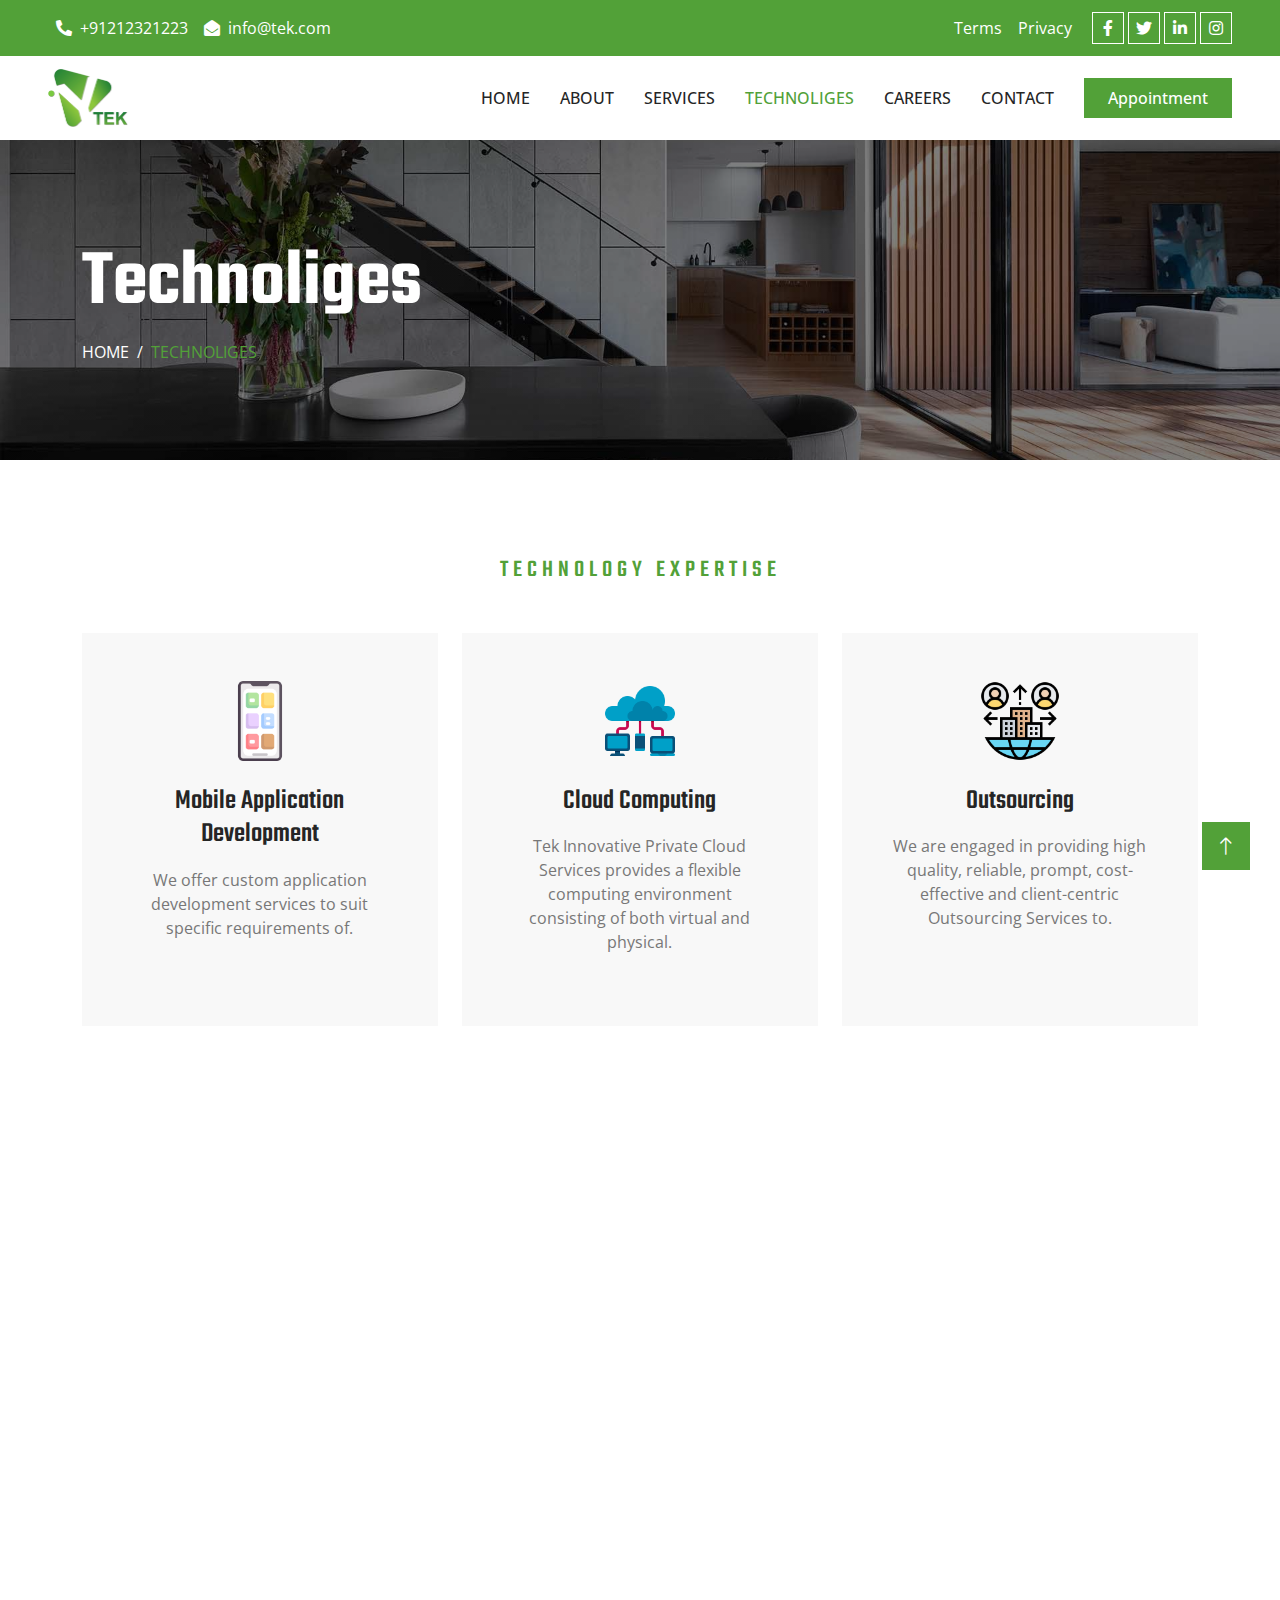
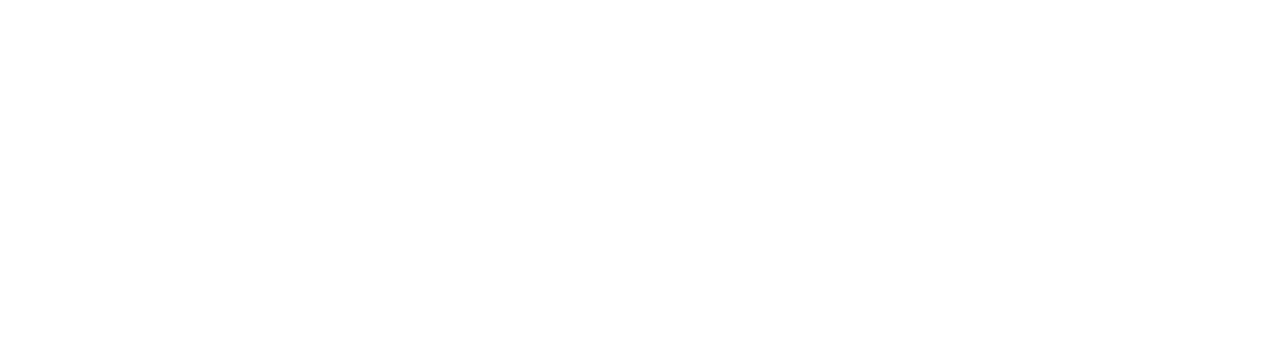
<file: technoliges.html>
<!DOCTYPE html>
<html lang="en">

<head>
    <meta charset="utf-8">
    <title>Tek Innovation </title>
    <meta content="width=device-width, initial-scale=1.0" name="viewport">
    <meta content="" name="keywords">
    <meta content="" name="description">

    <!-- Favicon -->
    <link href="img/favicon.ico" rel="icon">

    <!-- Google Web Fonts -->
    <link rel="preconnect" href="https://fonts.googleapis.com">
    <link rel="preconnect" href="https://fonts.gstatic.com" crossorigin>
    <link href="https://fonts.googleapis.com/css2?family=Open+Sans:wght@400;500;600&family=Teko:wght@400;500;600&display=swap" rel="stylesheet">

    <!-- Icon Font Stylesheet -->
    <link href="https://cdnjs.cloudflare.com/ajax/libs/font-awesome/5.10.0/css/all.min.css" rel="stylesheet">
    <link href="https://cdn.jsdelivr.net/npm/bootstrap-icons@1.4.1/font/bootstrap-icons.css" rel="stylesheet">

    <!-- Libraries Stylesheet -->
    <link href="lib/animate/animate.min.css" rel="stylesheet">
    <link href="lib/owlcarousel/assets/owl.carousel.min.css" rel="stylesheet">
    <link href="lib/tempusdominus/css/tempusdominus-bootstrap-4.min.css" rel="stylesheet" />

    <!-- Customized Bootstrap Stylesheet -->
    <link href="css/bootstrap.min.css" rel="stylesheet">

    <!-- Template Stylesheet -->
    <link href="css/style.css" rel="stylesheet">
</head>

<body>
    <!-- Spinner Start -->
    <div id="spinner" class="show bg-white position-fixed translate-middle w-100 vh-100 top-50 start-50 d-flex align-items-center justify-content-center">
        <div class="spinner-border position-relative text-primary" style="width: 16rem; height: 16rem; color: #52a138 !important;" role="status" ></div>
        <img class="position-absolute top-50 start-50 translate-middle" src="img/fulllogo.png" style="width: 150px;" alt="Icon">
    </div>
    <!-- Spinner End -->


    <!-- Topbar Start -->
    <!-- Topbar Start -->
    <div class="container-fluid  p-0 wow fadeIn" data-wow-delay="0.1s" style="background-color: #52a138;">
        <div class="row gx-0 d-none d-lg-flex">
            <div class="col-lg-7 px-5 text-start">
                <div class="h-100 d-inline-flex align-items-center py-3 me-3">
                    <a class="text-body px-2" href="tel:+91 123123123" style="color: white !important;"><i class="fa fa-phone-alt text-primary me-2"  style="color: white !important;"></i>+91212321223</a>
                    <a class="text-body px-2" href="mailto:info@tek.com" style="color: white !important;"><i class="fa fa-envelope-open text-primary me-2" style="color: white !important;"></i>info@tek.com</a>
                </div>
            </div>
            <div class="col-lg-5 px-5 text-end">
                <div class="h-100 d-inline-flex align-items-center py-3 me-2">
                    <a class="text-body px-2"  href=""  style="color: white !important;">Terms</a>
                    <a class="text-body px-2" href=""  style="color: white !important;">Privacy</a>
                </div>
                <div class="h-100 d-inline-flex align-items-center">
                    <a class="btn btn-sm-square btn-outline-body me-1" href=""><i class="fab fa-facebook-f"></i></a>
                    <a class="btn btn-sm-square btn-outline-body me-1" href=""><i class="fab fa-twitter"></i></a>
                    <a class="btn btn-sm-square btn-outline-body me-1" href=""><i class="fab fa-linkedin-in"></i></a>
                    <a class="btn btn-sm-square btn-outline-body me-0" href=""><i class="fab fa-instagram"></i></a>
                </div>
            </div>
        </div>
    </div>
    <!-- Topbar End -->


    <!-- Navbar Start -->
    <nav class="navbar navbar-expand-lg bg-white navbar-light sticky-top py-lg-0 px-lg-5 wow fadeIn" data-wow-delay="0.1s">
        <a href="index.html" class="navbar-brand ms-4 ms-lg-0">
            <h1 class="text-primary m-0"><img class="me-3" src="img/half.png" style="width: 80px;" alt="Icon"></h1>
        </a>
        <button type="button" class="navbar-toggler me-4" data-bs-toggle="collapse" data-bs-target="#navbarCollapse">
            <span class="navbar-toggler-icon"></span>
        </button>
        <div class="collapse navbar-collapse" id="navbarCollapse">
            <div class="navbar-nav ms-auto p-4 p-lg-0">
                <a href="index.html" class="nav-item nav-link ">Home</a>
                <a href="about.html" class="nav-item nav-link">About</a>
                <a href="service.html" class="nav-item nav-link ">Services</a>
                <a href="technoliges.html" class="nav-item nav-link active">Technoliges</a>
                <a href="carees.html" class="nav-item nav-link ">CAREERS</a>


                <!-- <div class="nav-item dropdown">
                    <a href="#" class="nav-link dropdown-toggle" data-bs-toggle="dropdown">Pages</a>
                    <div class="dropdown-menu border-0 m-0">
                        <a href="feature.html" class="dropdown-item">Our Features</a>
                        <a href="project.html" class="dropdown-item">Our Projects</a>
                        <a href="team.html" class="dropdown-item">Team Members</a>
                        <a href="appointment.html" class="dropdown-item">Appointment</a>
                        <a href="testimonial.html" class="dropdown-item">Testimonial</a>
                        <a href="404.html" class="dropdown-item">404 Page</a>
                    </div>
                </div> -->
                <a href="contact.html" class="nav-item nav-link">Contact</a>
            </div>
            <a href="appointment.html" class="btn btn-primary py-2 px-4 d-none d-lg-block" style="background-color: #52a138; border: #52a138;">Appointment</a>
        </div>
    </nav>
    <!-- Navbar End -->


    <!-- Carousel Start -->
  
    <!-- Carousel End -->
    <!-- Navbar End -->


    <!-- Page Header Start -->
    <div class="container-fluid page-header py-5 mb-5 wow fadeIn" data-wow-delay="0.1s">
        <div class="container py-5">
            <h1 class="display-1 text-white animated slideInDown">Technoliges</h1>
            <nav aria-label="breadcrumb animated slideInDown">
                <ol class="breadcrumb text-uppercase mb-0">
                    <li class="breadcrumb-item"><a class="text-white" href="#">Home</a></li>
                    <!-- <li class="breadcrumb-item"><a class="text-white" href="#">Pages</a></li> -->
                    <li class="breadcrumb-item text-primary active" aria-current="page" style="color: #52a138 !important;">Technoliges</li>
                </ol>
            </nav>
        </div>
    </div>
    <!-- Page Header End -->
    <div class="container-xxl py-5">
        <div class="container">
            <div class="text-center mx-auto mb-5 wow fadeInUp" data-wow-delay="0.1s" style="max-width: 600px;">
                <h4 class="section-title">Technology Expertise</h4>
                <!-- <h1 class="display-5 mb-4">We Focused On Modern Architecture And Interior Design</h1> -->
            </div>
            <div class="row g-4">
                <div class="col-lg-4 col-md-6 wow fadeInUp" data-wow-delay="0.1s">
                    <div class="service-item d-flex position-relative text-center h-100">
                        <img class="bg-img" src="img/service-1.jpg" alt="">
                        <div class="service-text p-5">
                            <img class="mb-4" src="img/mobile.png" alt="Icon" style="width: 80px;">
                            <h3 class="mb-3">Mobile Application Development</h3>
                            <p class="mb-4">We offer custom application development services to suit specific requirements of.</p>
                            <!-- <a class="btn" href=""><i class="fa fa-plus text-primary me-3"></i>Read More</a> -->
                        </div>
                    </div>
                </div>
                <div class="col-lg-4 col-md-6 wow fadeInUp" data-wow-delay="0.3s">
                    <div class="service-item d-flex position-relative text-center h-100">
                        <img class="bg-img" src="img/service-2.jpg" alt="">
                        <div class="service-text p-5">
                            <img class="mb-4" src="img/icons/cloud.png" style="width: 80px;" alt="Icon">
                            <h3 class="mb-3">Cloud Computing</h3>
                            <p class="mb-4">Tek Innovative Private Cloud Services provides a flexible computing environment consisting of both virtual and physical.</p>
                            <!-- <a class="btn" href=""><i class="fa fa-plus text-primary me-3"></i>Read More</a> -->
                        </div>
                    </div>
                </div>
                <div class="col-lg-4 col-md-6 wow fadeInUp" data-wow-delay="0.5s">
                    <div class="service-item d-flex position-relative text-center h-100">
                        <img class="bg-img" src="img/service-3.jpg" alt="">
                        <div class="service-text p-5">
                            <img class="mb-4" src="img/icons/outsourcing.png" style="width: 80px;"  alt="Icon">
                            <h3 class="mb-3">Outsourcing</h3>
                            <p class="mb-4">We are engaged in providing high quality, reliable, prompt, cost-effective and client-centric Outsourcing Services to.</p>
                            <!-- <a class="btn" href=""><i class="fa fa-plus text-primary me-3"></i>Read More</a> -->
                        </div>
                    </div>
                </div>
                <div class="col-lg-4 col-md-6 wow fadeInUp" data-wow-delay="0.1s">
                    <div class="service-item d-flex position-relative text-center h-100">
                        <img class="bg-img" src="img/service-4.jpg" alt="">
                        <div class="service-text p-5">
                            <img class="mb-4" src="img/icons/microsoft.png" style="width: 80px;" alt="Icon">
                            <h3 class="mb-3">Microsoft Technology</h3>
                            <p class="mb-4">MWe offer a wide range of Software Services, customized solutions that best meet your requirements.</p>
                            <!-- <a class="btn" href=""><i class="fa fa-plus text-primary me-3"></i>Read More</a> -->
                        </div>
                    </div>
                </div>
                <div class="col-lg-4 col-md-6 wow fadeInUp" data-wow-delay="0.3s">
                    <div class="service-item d-flex position-relative text-center h-100">
                        <img class="bg-img" src="img/service-5.jpg" alt="">
                        <div class="service-text p-5">
                            <img class="mb-4" src="img/icons/business.png" style="width: 80px;" alt="Icon">
                            <h3 class="mb-3">Line of Business Areas</h3>
                            <p class="mb-4">Erat ipsum justo amet duo et elitr dolor, est duo duo eos lorem sed diam stet diam sed stet.</p>
                            <!-- <a class="btn" href=""><i class="fa fa-plus text-primary me-3"></i>Read More</a> -->
                        </div>
                    </div>
                </div>
                <div class="col-lg-4 col-md-6 wow fadeInUp" data-wow-delay="0.5s">
                    <div class="service-item d-flex position-relative text-center h-100">
                        <img class="bg-img" src="img/service-6.jpg" alt="">
                        <div class="service-text p-5"> 
                            <img class="mb-4" src="img/icons/hybrid.png" style="width: 80px;" alt="Icon">
                            <h3 class="mb-3">Hybrid App Development</h3>
                            <p class="mb-4">We offer custom application development services to suit specific requirements</p>
                            <!-- <a class="btn" href=""><i class="fa fa-plus text-primary me-3"></i>Read More</a> -->
                        </div>
                    </div>
                </div>
            </div>
        </div>
    </div>
    
    <div class="container-fluid bg-dark text-body footer mt-5 pt-5 px-0 wow fadeIn" data-wow-delay="0.1s">
        <div class="container py-5">
            <div class="row g-5">
                <div class="col-lg-3 col-md-6">
                    <h3 class="text-light mb-4">Address</h3>
                    <p class="mb-2"><i class="fa fa-map-marker-alt text-primary me-3" style="color: white !important;"></i>123 Street, jaipur Rajasthan</p>
                    <p class="mb-2"><i class="fa fa-phone-alt text-primary me-3" style="color: white !important;"></i>+91 123 456 789</p>
                    <p class="mb-2"><i class="fa fa-envelope text-primary me-3" style="color: white !important;"></i>info@tek.com</p>
                    <div class="d-flex pt-2">
                        <a class="btn btn-square btn-outline-body me-1" href=""><i class="fab fa-twitter"></i></a>
                        <a class="btn btn-square btn-outline-body me-1" href=""><i class="fab fa-facebook-f"></i></a>
                        <a class="btn btn-square btn-outline-body me-1" href=""><i class="fab fa-youtube"></i></a>
                        <a class="btn btn-square btn-outline-body me-0" href=""><i class="fab fa-linkedin-in"></i></a>
                    </div>
                </div>
                <div class="col-lg-3 col-md-6">
                    <h3 class="text-light mb-4">Services</h3>
                    <a class="btn btn-link" href="">Consulting Services</a>
                    <a class="btn btn-link" href="">Testing</a>
                    <a class="btn btn-link" href="">EAI Tools</a>
                    <a class="btn btn-link" href="">Delivery Model</a>
                    <a class="btn btn-link" href="">Customized Services</a>
                </div>
                <div class="col-lg-3 col-md-6">
                    <h3 class="text-light mb-4">Quick Links</h3>
                    <a class="btn btn-link" href="">About Us</a>
                    <a class="btn btn-link" href="">Contact Us</a>
                    <a class="btn btn-link" href="">Our Services</a>
                    <a class="btn btn-link" href="">Terms & Condition</a>
                    <a class="btn btn-link" href="">Support</a>
                </div>
                <div class="col-lg-3 col-md-6">
                    <h3 class="text-light mb-4">Newsletter</h3>
                    <p>Dolor amet sit justo amet elitr clita ipsum elitr est.</p>
                    <div class="position-relative mx-auto" style="max-width: 400px;">
                        <input class="form-control bg-transparent w-100 py-3 ps-4 pe-5" type="text" placeholder="Your email">
                        <button type="button" class="btn btn-primary py-2 position-absolute top-0 end-0 mt-2 me-2" style="background-color: #52a138; border: #52a138;">SignUp</button>
                    </div>
                </div>
            </div>
        </div>
        <div class="container-fluid copyright">
            <div class="container">
                <div class="row">
                    <div class="col-md-6 text-center text-md-start mb-3 mb-md-0">
                        &copy; <a href="#">Tek Innovation</a>, All Right Reserved.
                    </div>
                    
                </div>
            </div>
        </div>
    </div>
    <!-- Footer End -->


    <!-- Back to Top -->
    <a href="#" class="btn btn-lg btn-primary btn-lg-square back-to-top" style="background-color: #52a138; border: #52a138;"><i class="bi bi-arrow-up"></i></a>


    <!-- JavaScript Libraries -->
    <script src="https://code.jquery.com/jquery-3.4.1.min.js"></script>
    <script src="https://cdn.jsdelivr.net/npm/bootstrap@5.0.0/dist/js/bootstrap.bundle.min.js"></script>
    <script src="lib/wow/wow.min.js"></script>
    <script src="lib/easing/easing.min.js"></script>
    <script src="lib/waypoints/waypoints.min.js"></script>
    <script src="lib/counterup/counterup.min.js"></script>
    <script src="lib/owlcarousel/owl.carousel.min.js"></script>
    <script src="lib/tempusdominus/js/moment.min.js"></script>
    <script src="lib/tempusdominus/js/moment-timezone.min.js"></script>
    <script src="lib/tempusdominus/js/tempusdominus-bootstrap-4.min.js"></script>

    <!-- Template Javascript -->
    <script src="js/main.js"></script>
</body>

</html>
</file>
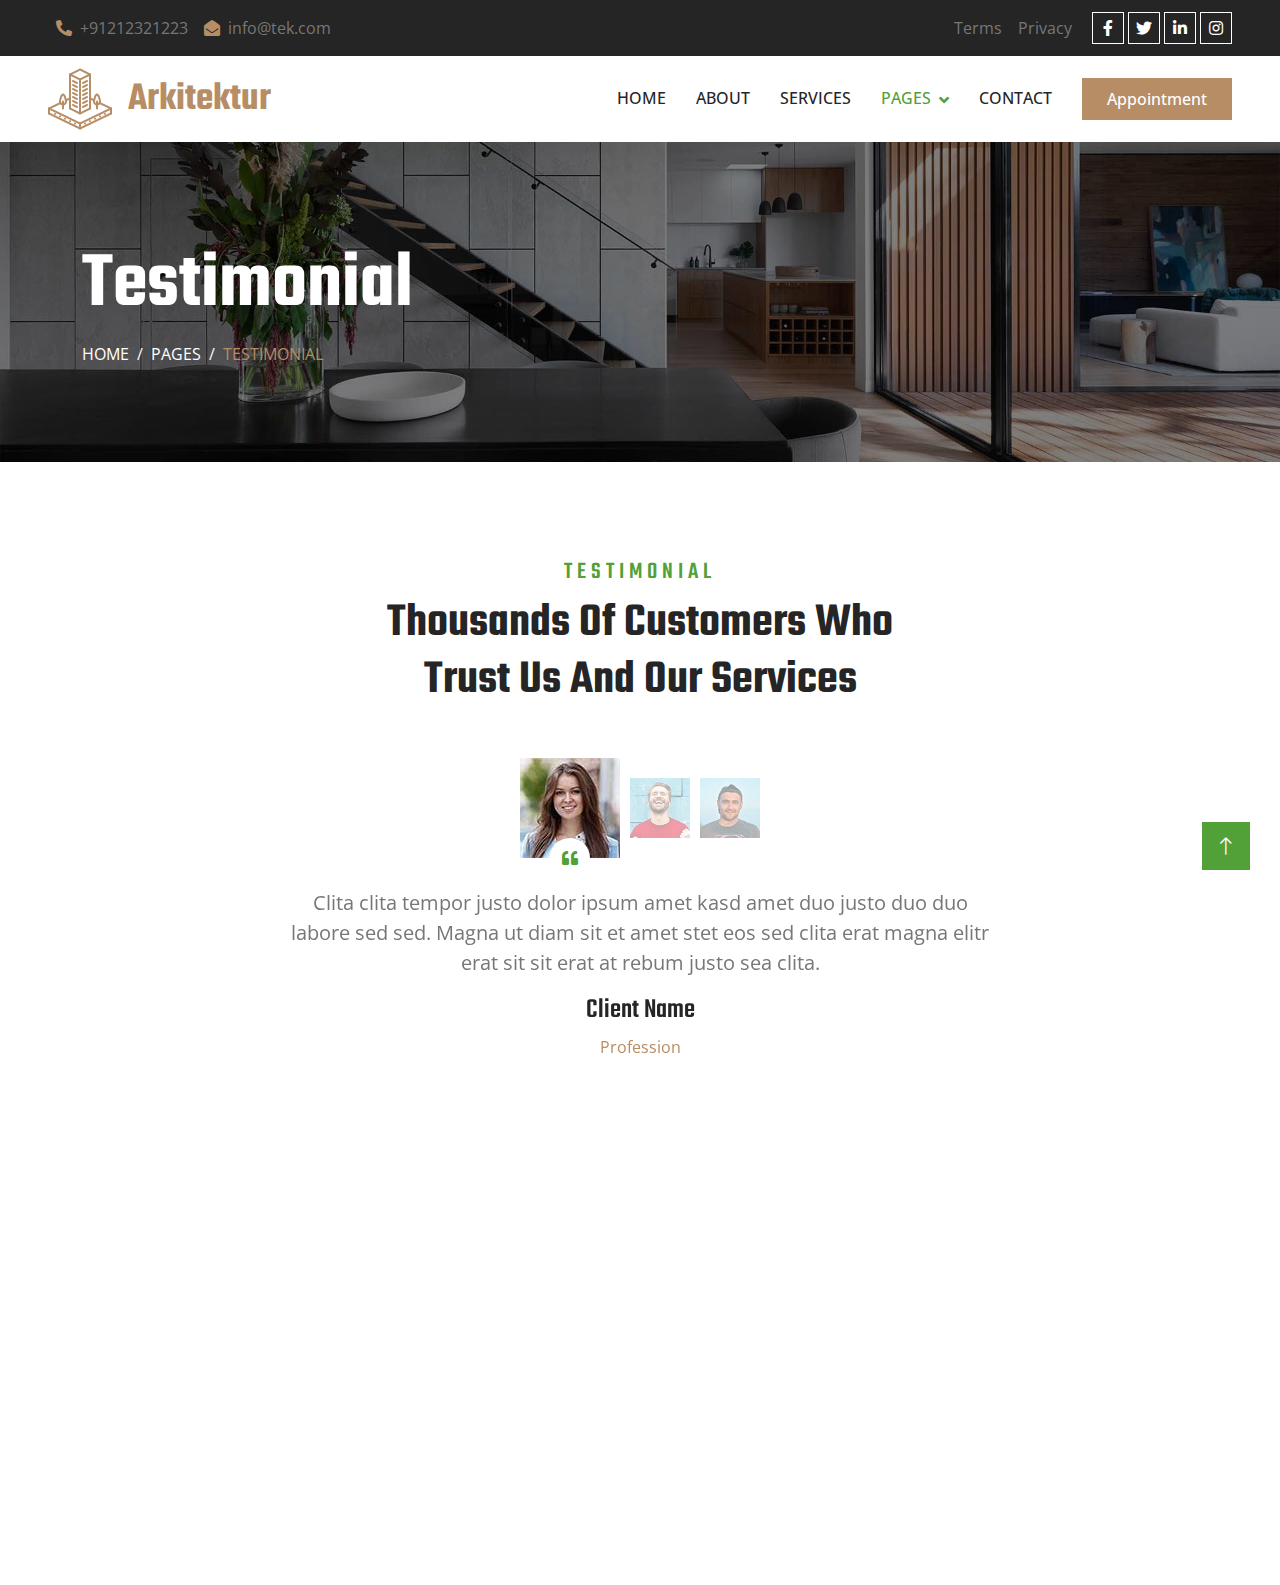
<file: testimonial.html>
<!DOCTYPE html>
<html lang="en">

<head>
    <meta charset="utf-8">
    <title>Tek Innovation </title>
    <meta content="width=device-width, initial-scale=1.0" name="viewport">
    <meta content="" name="keywords">
    <meta content="" name="description">

    <!-- Favicon -->
    <link href="img/favicon.ico" rel="icon">

    <!-- Google Web Fonts -->
    <link rel="preconnect" href="https://fonts.googleapis.com">
    <link rel="preconnect" href="https://fonts.gstatic.com" crossorigin>
    <link href="https://fonts.googleapis.com/css2?family=Open+Sans:wght@400;500;600&family=Teko:wght@400;500;600&display=swap" rel="stylesheet">

    <!-- Icon Font Stylesheet -->
    <link href="https://cdnjs.cloudflare.com/ajax/libs/font-awesome/5.10.0/css/all.min.css" rel="stylesheet">
    <link href="https://cdn.jsdelivr.net/npm/bootstrap-icons@1.4.1/font/bootstrap-icons.css" rel="stylesheet">

    <!-- Libraries Stylesheet -->
    <link href="lib/animate/animate.min.css" rel="stylesheet">
    <link href="lib/owlcarousel/assets/owl.carousel.min.css" rel="stylesheet">
    <link href="lib/tempusdominus/css/tempusdominus-bootstrap-4.min.css" rel="stylesheet" />

    <!-- Customized Bootstrap Stylesheet -->
    <link href="css/bootstrap.min.css" rel="stylesheet">

    <!-- Template Stylesheet -->
    <link href="css/style.css" rel="stylesheet">
</head>

<body>
    <!-- Spinner Start -->
    <div id="spinner" class="show bg-white position-fixed translate-middle w-100 vh-100 top-50 start-50 d-flex align-items-center justify-content-center">
        <div class="spinner-border position-relative text-primary" style="width: 16rem; height: 16rem; color: #52a138 !important;" role="status" ></div>
        <img class="position-absolute top-50 start-50 translate-middle" src="img/fulllogo.png" style="width: 150px;" alt="Icon">
    </div>
    <!-- Spinner End -->


    <!-- Topbar Start -->
    <div class="container-fluid bg-dark p-0 wow fadeIn" data-wow-delay="0.1s">
        <div class="row gx-0 d-none d-lg-flex">
            <div class="col-lg-7 px-5 text-start">
                <div class="h-100 d-inline-flex align-items-center py-3 me-3">
                    <a class="text-body px-2" href="tel:+91 123123123"><i class="fa fa-phone-alt text-primary me-2"></i>+91212321223</a>
                    <a class="text-body px-2" href="mailto:info@tek.com"><i class="fa fa-envelope-open text-primary me-2"></i>info@tek.com</a>
                </div>
            </div>
            <div class="col-lg-5 px-5 text-end">
                <div class="h-100 d-inline-flex align-items-center py-3 me-2">
                    <a class="text-body px-2" href="">Terms</a>
                    <a class="text-body px-2" href="">Privacy</a>
                </div>
                <div class="h-100 d-inline-flex align-items-center">
                    <a class="btn btn-sm-square btn-outline-body me-1" href=""><i class="fab fa-facebook-f"></i></a>
                    <a class="btn btn-sm-square btn-outline-body me-1" href=""><i class="fab fa-twitter"></i></a>
                    <a class="btn btn-sm-square btn-outline-body me-1" href=""><i class="fab fa-linkedin-in"></i></a>
                    <a class="btn btn-sm-square btn-outline-body me-0" href=""><i class="fab fa-instagram"></i></a>
                </div>
            </div>
        </div>
    </div>
    <!-- Topbar End -->


    <!-- Navbar Start -->
    <nav class="navbar navbar-expand-lg bg-white navbar-light sticky-top py-lg-0 px-lg-5 wow fadeIn" data-wow-delay="0.1s">
        <a href="index.html" class="navbar-brand ms-4 ms-lg-0">
            <h1 class="text-primary m-0"><img class="me-3" src="img/icons/icon-1.png" alt="Icon">Arkitektur</h1>
        </a>
        <button type="button" class="navbar-toggler me-4" data-bs-toggle="collapse" data-bs-target="#navbarCollapse">
            <span class="navbar-toggler-icon"></span>
        </button>
        <div class="collapse navbar-collapse" id="navbarCollapse">
            <div class="navbar-nav ms-auto p-4 p-lg-0">
                <a href="index.html" class="nav-item nav-link">Home</a>
                <a href="about.html" class="nav-item nav-link">About</a>
                <a href="service.html" class="nav-item nav-link">Services</a>
                <div class="nav-item dropdown">
                    <a href="#" class="nav-link dropdown-toggle active" data-bs-toggle="dropdown">Pages</a>
                    <div class="dropdown-menu border-0 m-0">
                        <a href="feature.html" class="dropdown-item">Our Features</a>
                        <a href="project.html" class="dropdown-item">Our Projects</a>
                        <a href="team.html" class="dropdown-item">Team Members</a>
                        <a href="appointment.html" class="dropdown-item">Appointment</a>
                        <a href="testimonial.html" class="dropdown-item active">Testimonial</a>
                        <a href="404.html" class="dropdown-item">404 Page</a>
                    </div>
                </div>
                <a href="contact.html" class="nav-item nav-link">Contact</a>
            </div>
            <a href="" class="btn btn-primary py-2 px-4 d-none d-lg-block">Appointment</a>
        </div>
    </nav>
    <!-- Navbar End -->


    <!-- Page Header Start -->
    <div class="container-fluid page-header py-5 mb-5 wow fadeIn" data-wow-delay="0.1s">
        <div class="container py-5">
            <h1 class="display-1 text-white animated slideInDown">Testimonial</h1>
            <nav aria-label="breadcrumb animated slideInDown">
                <ol class="breadcrumb text-uppercase mb-0">
                    <li class="breadcrumb-item"><a class="text-white" href="#">Home</a></li>
                    <li class="breadcrumb-item"><a class="text-white" href="#">Pages</a></li>
                    <li class="breadcrumb-item text-primary active" aria-current="page">Testimonial</li>
                </ol>
            </nav>
        </div>
    </div>
    <!-- Page Header End -->


    <!-- Testimonial Start -->
    <div class="container-xxl py-5">
        <div class="container">
            <div class="text-center mx-auto mb-5 wow fadeInUp" data-wow-delay="0.1s" style="max-width: 600px;">
                <h4 class="section-title">Testimonial</h4>
                <h1 class="display-5 mb-4">Thousands Of Customers Who Trust Us And Our Services</h1>
            </div>
            <div class="owl-carousel testimonial-carousel wow fadeInUp" data-wow-delay="0.1s">
                <div class="testimonial-item text-center" data-dot="<img class='img-fluid' src='img/testimonial-1.jpg' alt=''>">
                    <p class="fs-5">Clita clita tempor justo dolor ipsum amet kasd amet duo justo duo duo labore sed sed. Magna ut diam sit et amet stet eos sed clita erat magna elitr erat sit sit erat at rebum justo sea clita.</p>
                    <h3>Client Name</h3>
                    <span class="text-primary">Profession</span>
                </div>
                <div class="testimonial-item text-center" data-dot="<img class='img-fluid' src='img/testimonial-2.jpg' alt=''>">
                    <p class="fs-5">Clita clita tempor justo dolor ipsum amet kasd amet duo justo duo duo labore sed sed. Magna ut diam sit et amet stet eos sed clita erat magna elitr erat sit sit erat at rebum justo sea clita.</p>
                    <h3>Client Name</h3>
                    <span class="text-primary">Profession</span>
                </div>
                <div class="testimonial-item text-center" data-dot="<img class='img-fluid' src='img/testimonial-3.jpg' alt=''>">
                    <p class="fs-5">Clita clita tempor justo dolor ipsum amet kasd amet duo justo duo duo labore sed sed. Magna ut diam sit et amet stet eos sed clita erat magna elitr erat sit sit erat at rebum justo sea clita.</p>
                    <h3>Client Name</h3>
                    <span class="text-primary">Profession</span>
                </div>
            </div>      
        </div>
    </div>
    <!-- Testimonial End -->
        

    <div class="container-fluid bg-dark text-body footer mt-5 pt-5 px-0 wow fadeIn" data-wow-delay="0.1s">
        <div class="container py-5">
            <div class="row g-5">
                <div class="col-lg-3 col-md-6">
                    <h3 class="text-light mb-4">Address</h3>
                    <p class="mb-2"><i class="fa fa-map-marker-alt text-primary me-3" style="color: white !important;"></i>123 Street, jaipur Rajasthan</p>
                    <p class="mb-2"><i class="fa fa-phone-alt text-primary me-3" style="color: white !important;"></i>+91 123 456 789</p>
                    <p class="mb-2"><i class="fa fa-envelope text-primary me-3" style="color: white !important;"></i>info@tek.com</p>
                    <div class="d-flex pt-2">
                        <a class="btn btn-square btn-outline-body me-1" href=""><i class="fab fa-twitter"></i></a>
                        <a class="btn btn-square btn-outline-body me-1" href=""><i class="fab fa-facebook-f"></i></a>
                        <a class="btn btn-square btn-outline-body me-1" href=""><i class="fab fa-youtube"></i></a>
                        <a class="btn btn-square btn-outline-body me-0" href=""><i class="fab fa-linkedin-in"></i></a>
                    </div>
                </div>
                <div class="col-lg-3 col-md-6">
                    <h3 class="text-light mb-4">Services</h3>
                    <a class="btn btn-link" href="">Consulting Services</a>
                    <a class="btn btn-link" href="">Testing</a>
                    <a class="btn btn-link" href="">EAI Tools</a>
                    <a class="btn btn-link" href="">Delivery Model</a>
                    <a class="btn btn-link" href="">Customized Services</a>
                </div>
                <div class="col-lg-3 col-md-6">
                    <h3 class="text-light mb-4">Quick Links</h3>
                    <a class="btn btn-link" href="">About Us</a>
                    <a class="btn btn-link" href="">Contact Us</a>
                    <a class="btn btn-link" href="">Our Services</a>
                    <a class="btn btn-link" href="">Terms & Condition</a>
                    <a class="btn btn-link" href="">Support</a>
                </div>
                <div class="col-lg-3 col-md-6">
                    <h3 class="text-light mb-4">Newsletter</h3>
                    <p>Dolor amet sit justo amet elitr clita ipsum elitr est.</p>
                    <div class="position-relative mx-auto" style="max-width: 400px;">
                        <input class="form-control bg-transparent w-100 py-3 ps-4 pe-5" type="text" placeholder="Your email">
                        <button type="button" class="btn btn-primary py-2 position-absolute top-0 end-0 mt-2 me-2" style="background-color: #52a138; border: #52a138;">SignUp</button>
                    </div>
                </div>
            </div>
        </div>
        <div class="container-fluid copyright">
            <div class="container">
                <div class="row">
                    <div class="col-md-6 text-center text-md-start mb-3 mb-md-0">
                        &copy; <a href="#">Tek Innovation</a>, All Right Reserved.
                    </div>
                    
                </div>
            </div>
        </div>
    </div>
    <!-- Footer End -->


    <!-- Back to Top -->
    <a href="#" class="btn btn-lg btn-primary btn-lg-square back-to-top" style="background-color: #52a138; border: #52a138;"><i class="bi bi-arrow-up"></i></a>


    <!-- JavaScript Libraries -->
    <script src="https://code.jquery.com/jquery-3.4.1.min.js"></script>
    <script src="https://cdn.jsdelivr.net/npm/bootstrap@5.0.0/dist/js/bootstrap.bundle.min.js"></script>
    <script src="lib/wow/wow.min.js"></script>
    <script src="lib/easing/easing.min.js"></script>
    <script src="lib/waypoints/waypoints.min.js"></script>
    <script src="lib/counterup/counterup.min.js"></script>
    <script src="lib/owlcarousel/owl.carousel.min.js"></script>
    <script src="lib/tempusdominus/js/moment.min.js"></script>
    <script src="lib/tempusdominus/js/moment-timezone.min.js"></script>
    <script src="lib/tempusdominus/js/tempusdominus-bootstrap-4.min.js"></script>

    <!-- Template Javascript -->
    <script src="js/main.js"></script>
</body>

</html>
</file>
<file: css/style.css>
/********** Template CSS **********/
:root {
    --primary: #52a138;
    --light: #F8F8F8;
    --dark: #252525;
}

h1,
h2,
.h1,
.h2,
.fw-bold {
    font-weight: 600 !important;
}

h3,
h4,
.h3,
.h4,
.fw-medium {
    font-weight: 500 !important;
}

h5,
h6,
.h5,
.h6,
.fw-normal {
    font-weight: 400 !important;
}

.back-to-top {
    position: fixed;
    display: none;
    right: 30px;
    bottom: 30px;
    z-index: 99;
}


/*** Spinner ***/
#spinner {
    opacity: 0;
    visibility: hidden;
    transition: opacity .5s ease-out, visibility 0s linear .5s;
    z-index: 99999;
}

#spinner.show {
    transition: opacity .5s ease-out, visibility 0s linear 0s;
    visibility: visible;
    opacity: 1;
}


/*** Button ***/
.btn {
    font-weight: 500;
    transition: .5s;
}

.btn.btn-primary,
.btn.btn-secondary {
    color: #FFFFFF;
}

.btn-square {
    width: 38px;
    height: 38px;
}

.btn-sm-square {
    width: 32px;
    height: 32px;
}

.btn-lg-square {
    width: 48px;
    height: 48px;
}

.btn-square,
.btn-sm-square,
.btn-lg-square {
    padding: 0;
    display: flex;
    align-items: center;
    justify-content: center;
    font-weight: normal;
}

.btn-outline-body {
    color: #fff;
    border-color: #fff;
}

.btn-outline-body:hover {
    color: var(--primary);
    background: #fff;
    border-color: var(--primary);
}


/*** Navbar ***/
.navbar .dropdown-toggle::after {
    border: none;
    content: "\f107";
    font-family: "Font Awesome 5 Free";
    font-weight: 900;
    vertical-align: middle;
    margin-left: 8px;
}

.navbar .navbar-nav .nav-link {
    margin-right: 30px;
    padding: 30px 0;
    color: var(--dark);
    font-weight: 500;
    text-transform: uppercase;
    outline: none;
}

.navbar .navbar-nav .nav-link:hover,
.navbar .navbar-nav .nav-link.active {
    color: var(--primary);
}

.navbar.sticky-top {
    top: -100px;
    transition: .5s;
}

@media (max-width: 991.98px) {
    .navbar .navbar-nav .nav-link {
        margin-right: 0;
        padding: 10px 0;
    }

    .navbar .navbar-nav {
        border-top: 1px solid #EEEEEE;
    }
}

@media (min-width: 992px) {
    .navbar .nav-item .dropdown-menu {
        display: block;
        visibility: hidden;
        top: 100%;
        transform: rotateX(-75deg);
        transform-origin: 0% 0%;
        transition: .5s;
        opacity: 0;
    }

    .navbar .nav-item:hover .dropdown-menu {
        transform: rotateX(0deg);
        visibility: visible;
        transition: .5s;
        opacity: 1;
    }
}


/*** Header ***/
.owl-carousel-inner {
    position: absolute;
    width: 100%;
    height: 100%;
    top: 0;
    left: 0;
    display: flex;
    align-items: center;
    background: rgba(0, 0, 0, .5);
}

@media (max-width: 768px) {
    .header-carousel .owl-carousel-item {
        position: relative;
        min-height: 500px;
    }

    .header-carousel .owl-carousel-item img {
        position: absolute;
        width: 100%;
        height: 100%;
        object-fit: cover;
    }

    .header-carousel .owl-carousel-item p {
        font-size: 16px !important;
    }
}

.header-carousel .owl-dots {
    position: absolute;
    width: 60px;
    height: 100%;
    top: 0;
    right: 30px;
    display: flex;
    flex-direction: column;
    align-items: center;
    justify-content: center;
}

.header-carousel .owl-dots .owl-dot {
    position: relative;
    width: 45px;
    height: 45px;
    margin: 5px 0;
    background: var(--dark);
    transition: .5s;
}

.header-carousel .owl-dots .owl-dot.active {
    width: 60px;
    height: 60px;
}

.header-carousel .owl-dots .owl-dot img {
    position: absolute;
    width: 100%;
    height: 100%;
    object-fit: cover;
    padding: 2px;
    transition: .5s;
    opacity: .3;
}

.header-carousel .owl-dots .owl-dot.active img {
    opacity: 1;
}

.page-header {
    background: linear-gradient(rgba(0, 0, 0, .5), rgba(0, 0, 0, .5)), url(../img/carousel-1.jpg) center center no-repeat;
    background-size: cover;
}

.breadcrumb-item+.breadcrumb-item::before {
    color: var(--light);
}


/*** Section Title ***/
.section-title {
    color: var(--primary);
    font-weight: 600;
    letter-spacing: 5px;
    text-transform: uppercase;
}


/*** Facts ***/
.fact-item .fact-icon {
    width: 120px;
    height: 120px;
    margin-top: -60px;
    margin-bottom: 1.5rem;
    display: inline-flex;
    align-items: center;
    justify-content: center;
    background: #FFFFFF;
    border-radius: 120px;
    transition: .5s;
}

.fact-item:hover .fact-icon {
    background: var(--primary);
}

.fact-item .fact-icon i {
    color: var(--primary);
    transition: .5;
}

.fact-item:hover .fact-icon i {
    color: #FFFFFF;
}


/*** About & Feature ***/
.about-img,
.feature-img {
    position: relative;
    height: 100%;
    min-height: 400px;
}

.about-img img,
.feature-img img {
    position: absolute;
    width: 60%;
    height: 80%;
    object-fit: cover;
}

.about-img img:last-child,
.feature-img img:last-child {
    margin: 20% 0 0 40%;
}

.about-img::before,
.feature-img::before {
    position: absolute;
    content: "";
    width: 60%;
    height: 80%;
    top: 10%;
    left: 20%;
    border: 5px solid var(--primary);
    z-index: -1;
}


/*** Service ***/
.service-item .bg-img {
    position: absolute;
    width: 100%;
    height: 100%;
    object-fit: cover;
    z-index: -1;
}

.service-item .service-text {
    background: var(--light);
    transition: .5s;
}

.service-item:hover .service-text {
    background: rgba(0, 0, 0, .7);
}

.service-item * {
    transition: .5;
}

.service-item:hover * {
    color: #FFFFFF;
}

.service-item .btn {
    width: 40px;
    height: 40px;
    display: inline-flex;
    align-items: center;
    color: var(--dark);
    background: #FFFFFF;
    white-space: nowrap;
    overflow: hidden;
    transition: .5s;
}

.service-item:hover .btn {
    width: 140px;
}


/*** Project ***/
.project .nav .nav-link {
    background: var(--light);
    transition: .5s;
}

.project .nav .nav-link.active {
    background: var(--primary);
}

.project .nav .nav-link.active h3 {
    color: #FFFFFF !important;
}


/*** Team ***/
.team-items {
    margin: -.75rem;
}

.team-item {
    padding: .75rem;
}

.team-item::after {
    position: absolute;
    content: "";
    width: 100%;
    height: 0;
    top: 0;
    left: 0;
    background: #FFFFFF;
    transition: .5s;
    z-index: -1;
}

.team-item:hover::after {
    height: 100%;
    background: var(--primary);
}

.team-item .team-social {
    position: absolute;
    width: 100%;
    bottom: -20px;
    left: 0;
}

.team-item .team-social .btn {
    display: inline-flex;
    margin: 0 2px;
    color: var(--primary);
    background: var(--light);
}

.team-item .team-social .btn:hover {
    color: #FFFFFF;
    background: var(--primary);
}


/*** Appointment ***/
.bootstrap-datetimepicker-widget.bottom {
    top: auto !important;
}

.bootstrap-datetimepicker-widget .table * {
    border-bottom-width: 0px;
}

.bootstrap-datetimepicker-widget .table th {
    font-weight: 500;
}

.bootstrap-datetimepicker-widget.dropdown-menu {
    padding: 10px;
    border-radius: 2px;
}

.bootstrap-datetimepicker-widget table td.active,
.bootstrap-datetimepicker-widget table td.active:hover {
    background: var(--primary);
}

.bootstrap-datetimepicker-widget table td.today::before {
    border-bottom-color: var(--primary);
}


/*** Testimonial ***/
.testimonial-carousel {
    display: flex !important;
    flex-direction: column-reverse;
    max-width: 700px;
    margin: 0 auto;
}

.testimonial-carousel .owl-dots {
    height: 100px;
    display: flex;
    align-items: center;
    justify-content: center;
    margin-bottom: 30px;
}

.testimonial-carousel .owl-dots .owl-dot {
    position: relative;
    width: 60px;
    height: 60px;
    margin: 0 5px;
    transition: .5s;
}

.testimonial-carousel .owl-dots .owl-dot.active {
    width: 100px;
    height: 100px;
}

.testimonial-carousel .owl-dots .owl-dot::after {
    position: absolute;
    width: 40px;
    height: 40px;
    bottom: -20px;
    left: 50%;
    transform: translateX(-50%);
    display: flex;
    align-items: center;
    justify-content: center;
    content: "\f10d";
    font-family: "Font Awesome 5 Free";
    font-weight: 900;
    color: var(--primary);
    background: #FFFFFF;
    border-radius: 40px;
    transition: .5s;
    opacity: 0;
}

.testimonial-carousel .owl-dots .owl-dot.active::after {
    opacity: 1;
}

.testimonial-carousel .owl-dots .owl-dot img {
    opacity: .4;
    transition: .5s;
}

.testimonial-carousel .owl-dots .owl-dot.active img {
    opacity: 1;
}


/*** Footer ***/
.footer .btn.btn-link {
    display: block;
    margin-bottom: 5px;
    padding: 0;
    text-align: left;
    color: #777777;
    font-weight: normal;
    text-transform: capitalize;
    transition: .3s;
}

.footer .btn.btn-link::before {
    position: relative;
    content: "\f105";
    font-family: "Font Awesome 5 Free";
    font-weight: 900;
    color: var(--primary);
    margin-right: 10px;
}

.footer .btn.btn-link:hover {
    color: var(--primary);
    letter-spacing: 1px;
    box-shadow: none;
}

.footer .form-control {
    border-color: #777777;
}

.footer .copyright {
    padding: 25px 0;
    font-size: 15px;
    border-top: 1px solid rgba(256, 256, 256, .1);
}

.footer .copyright a {
    color: var(--light);
}

.footer .copyright a:hover {
    color: var(--primary);
}
</file>
